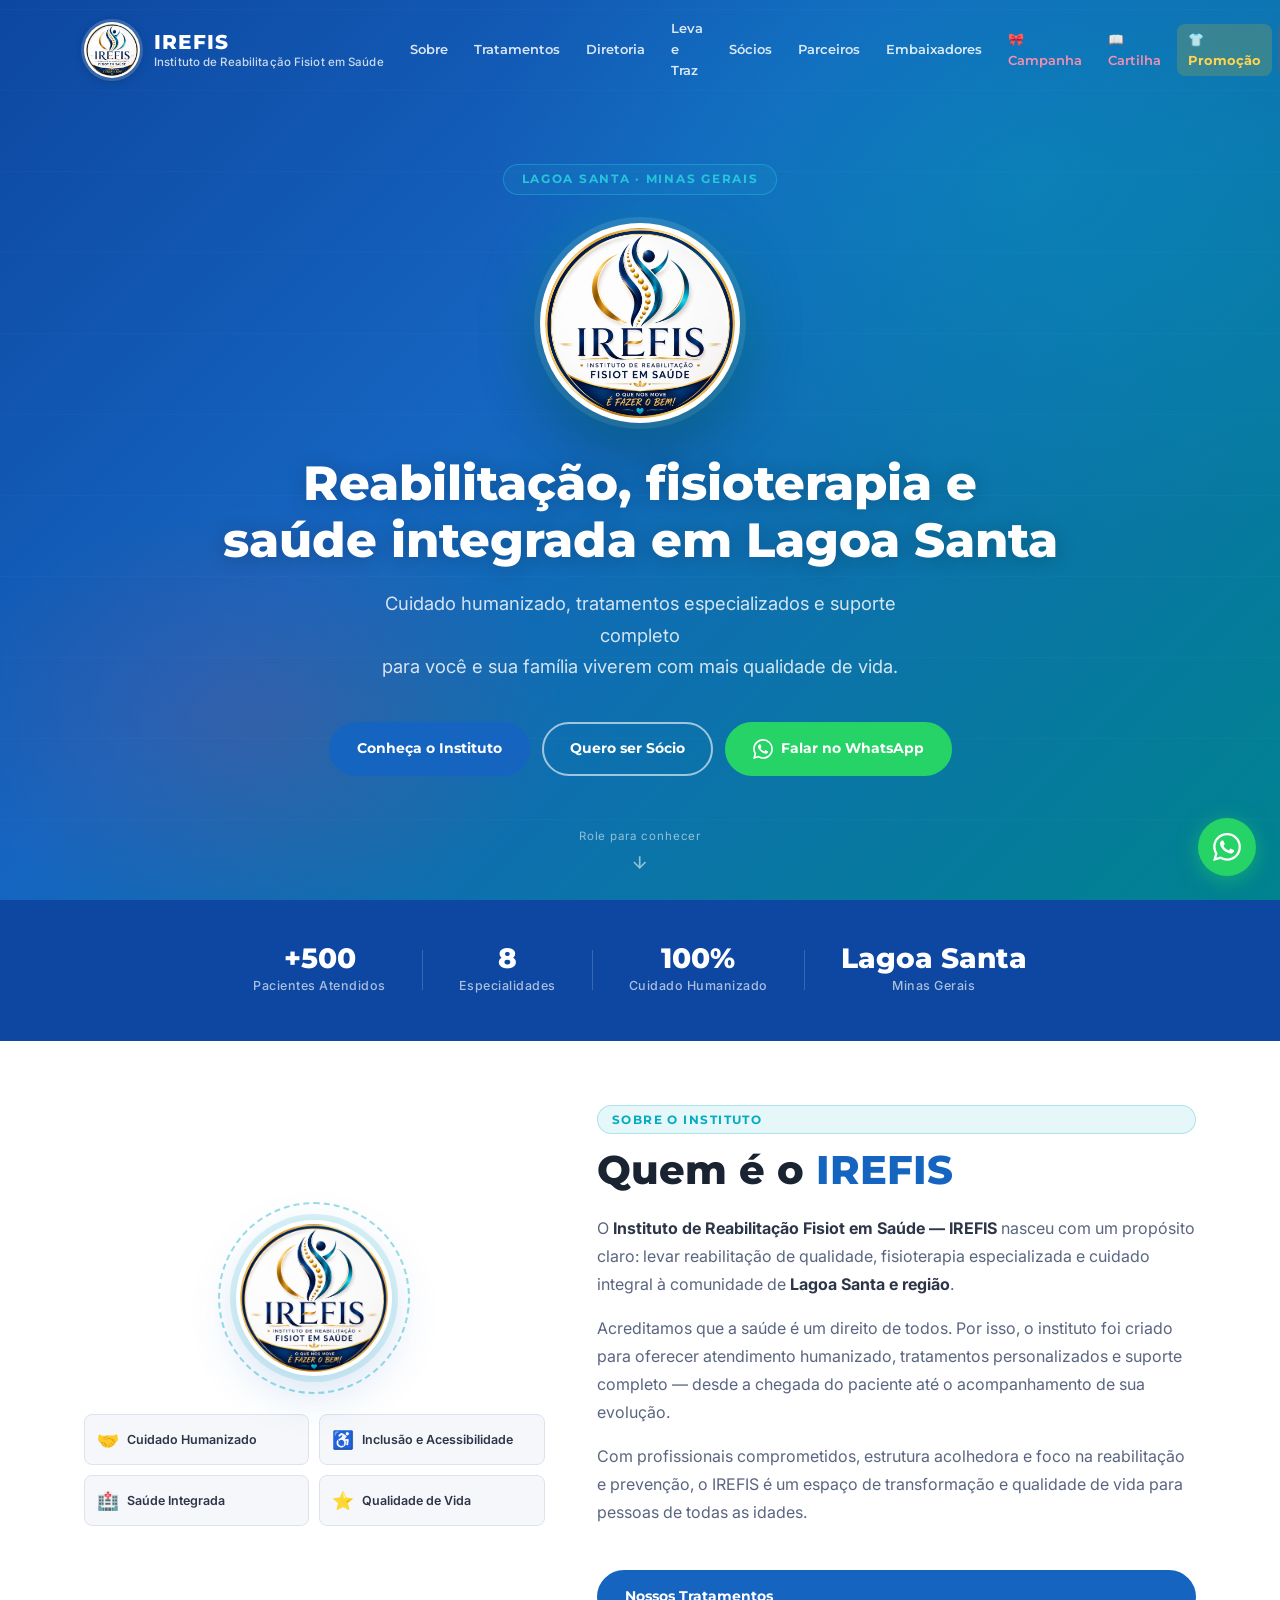
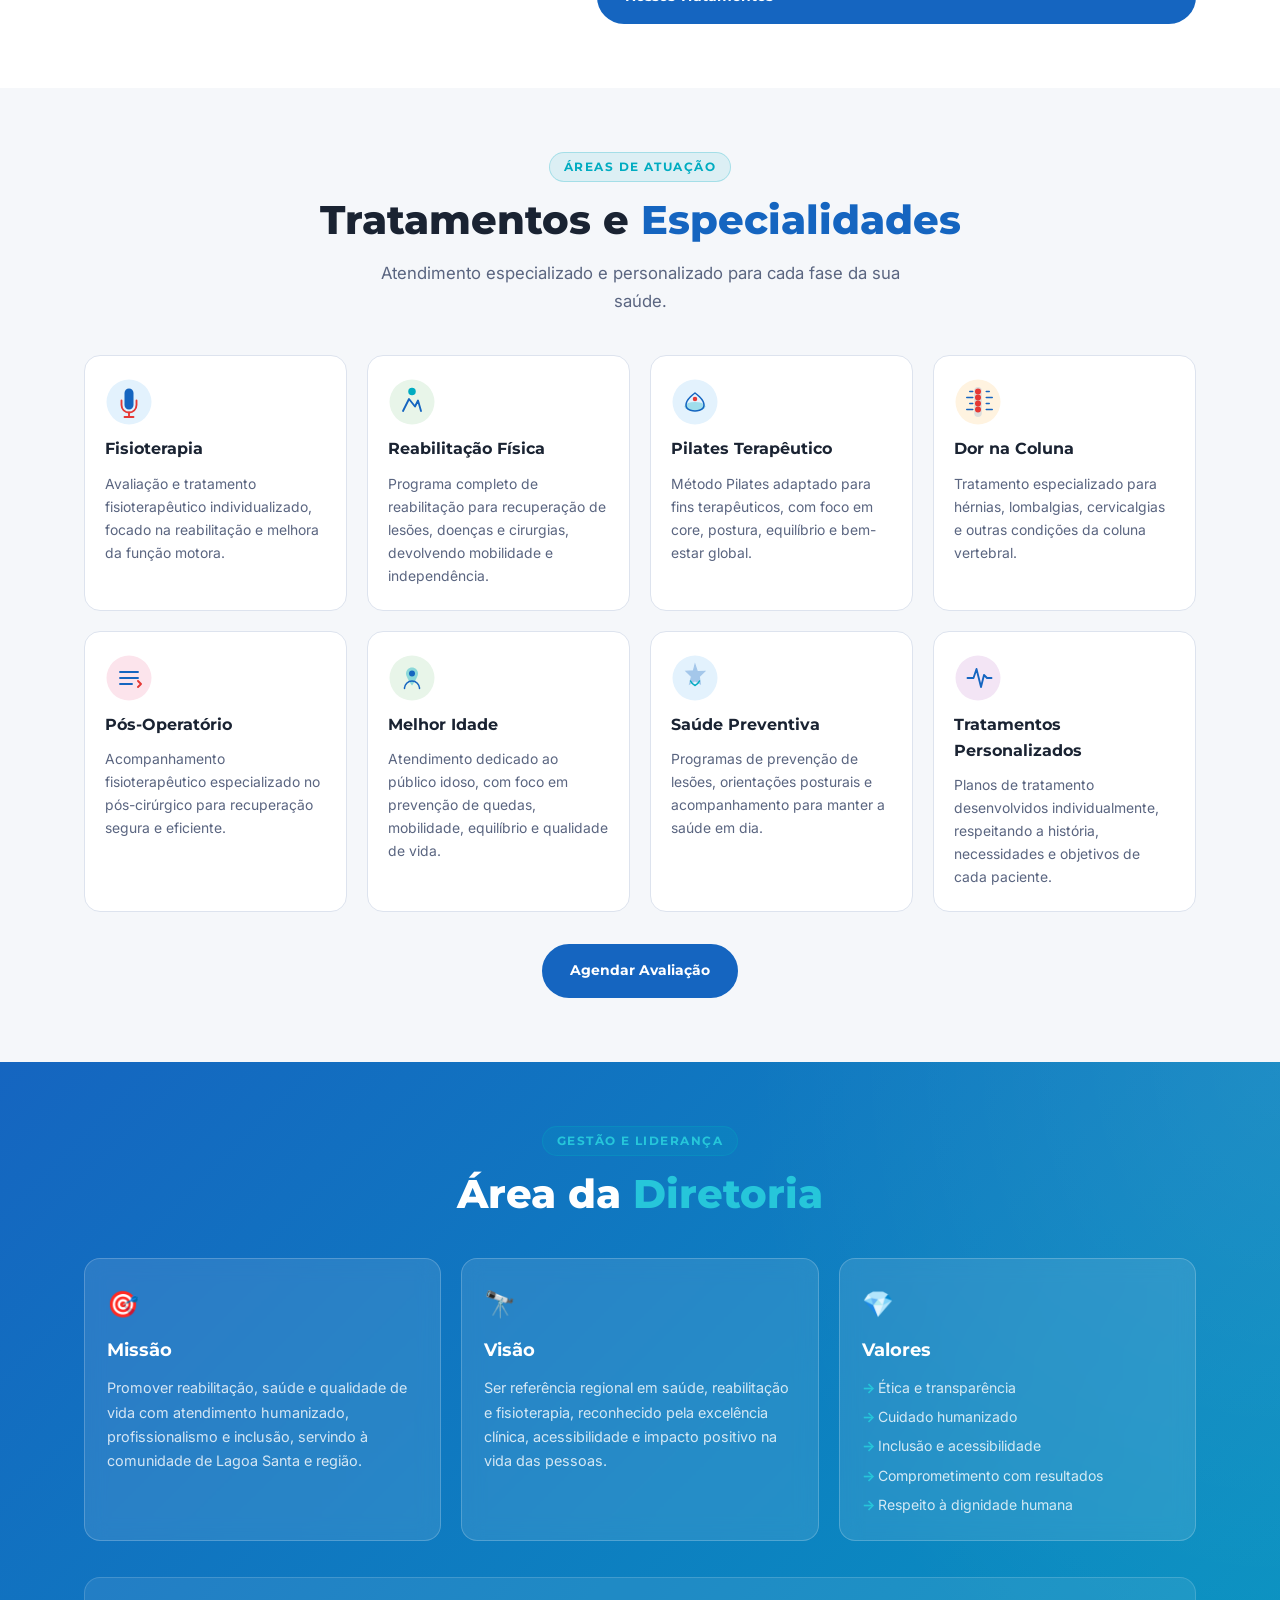
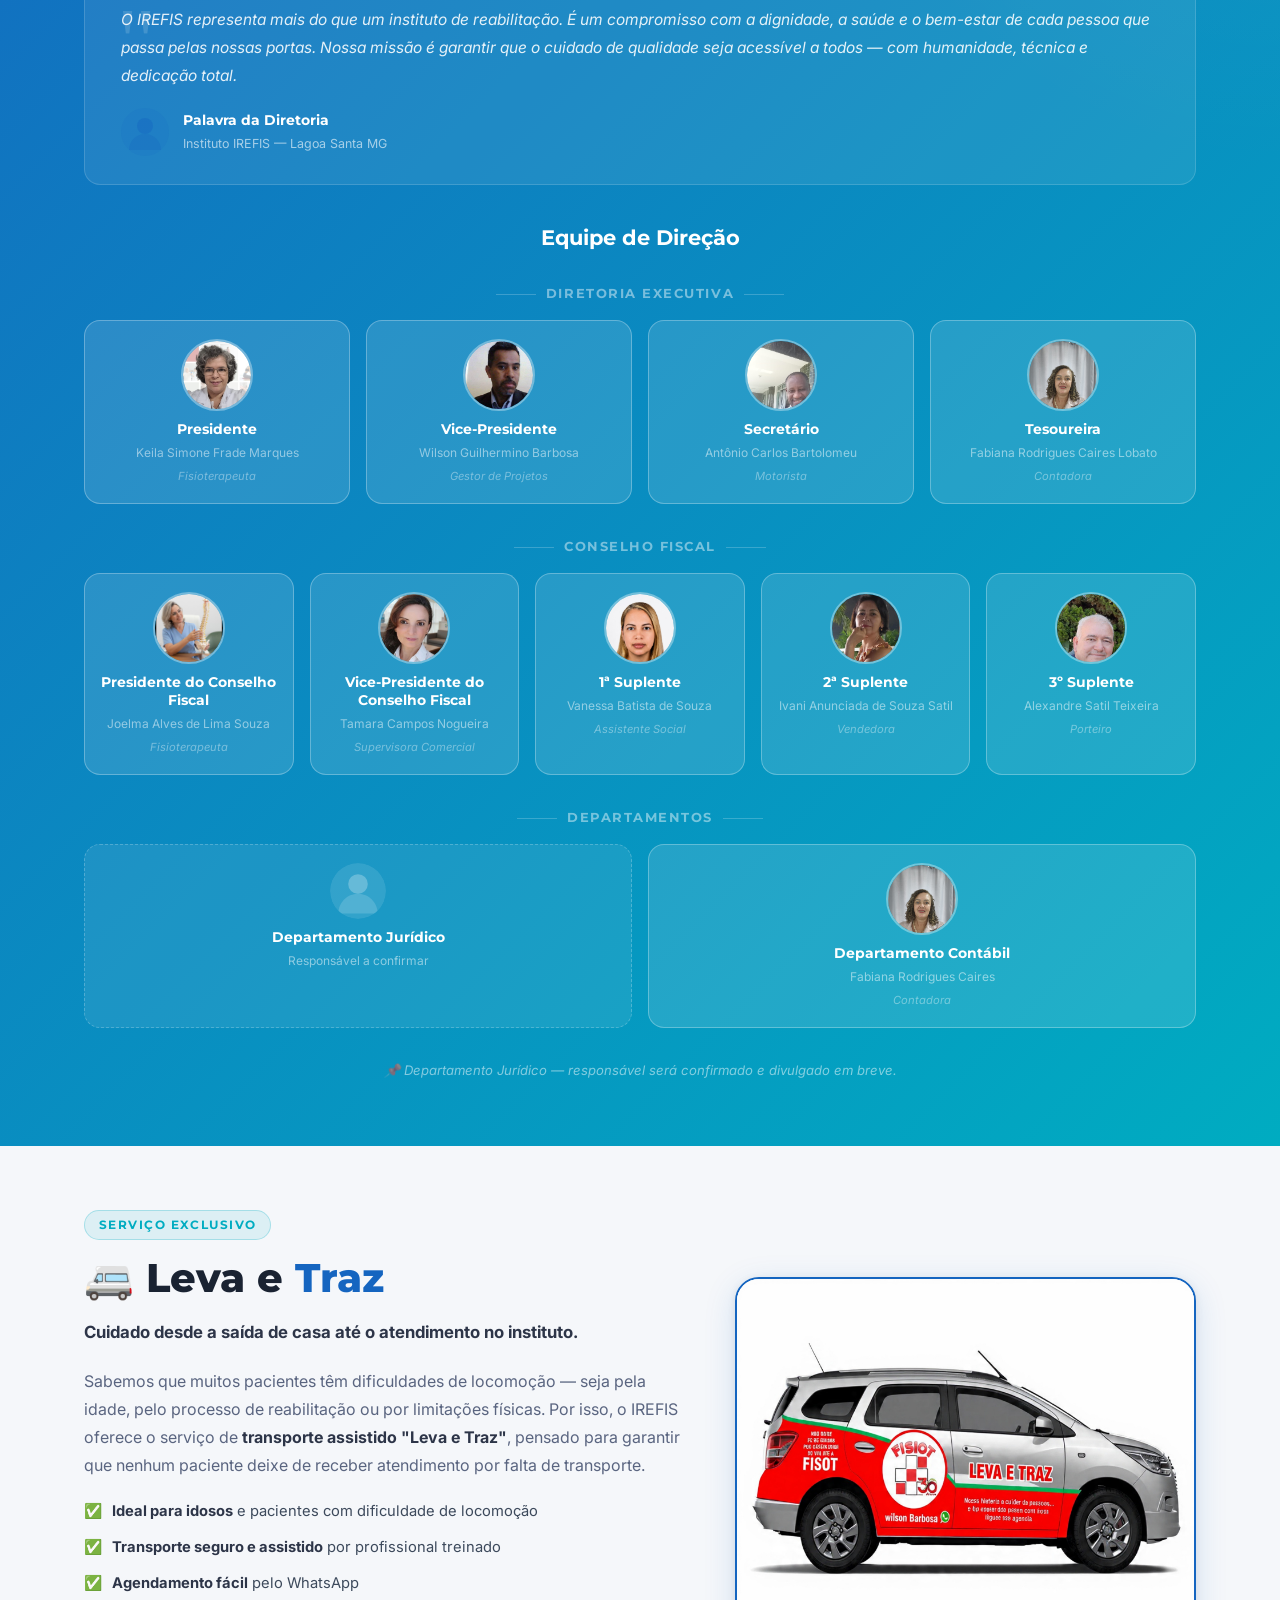
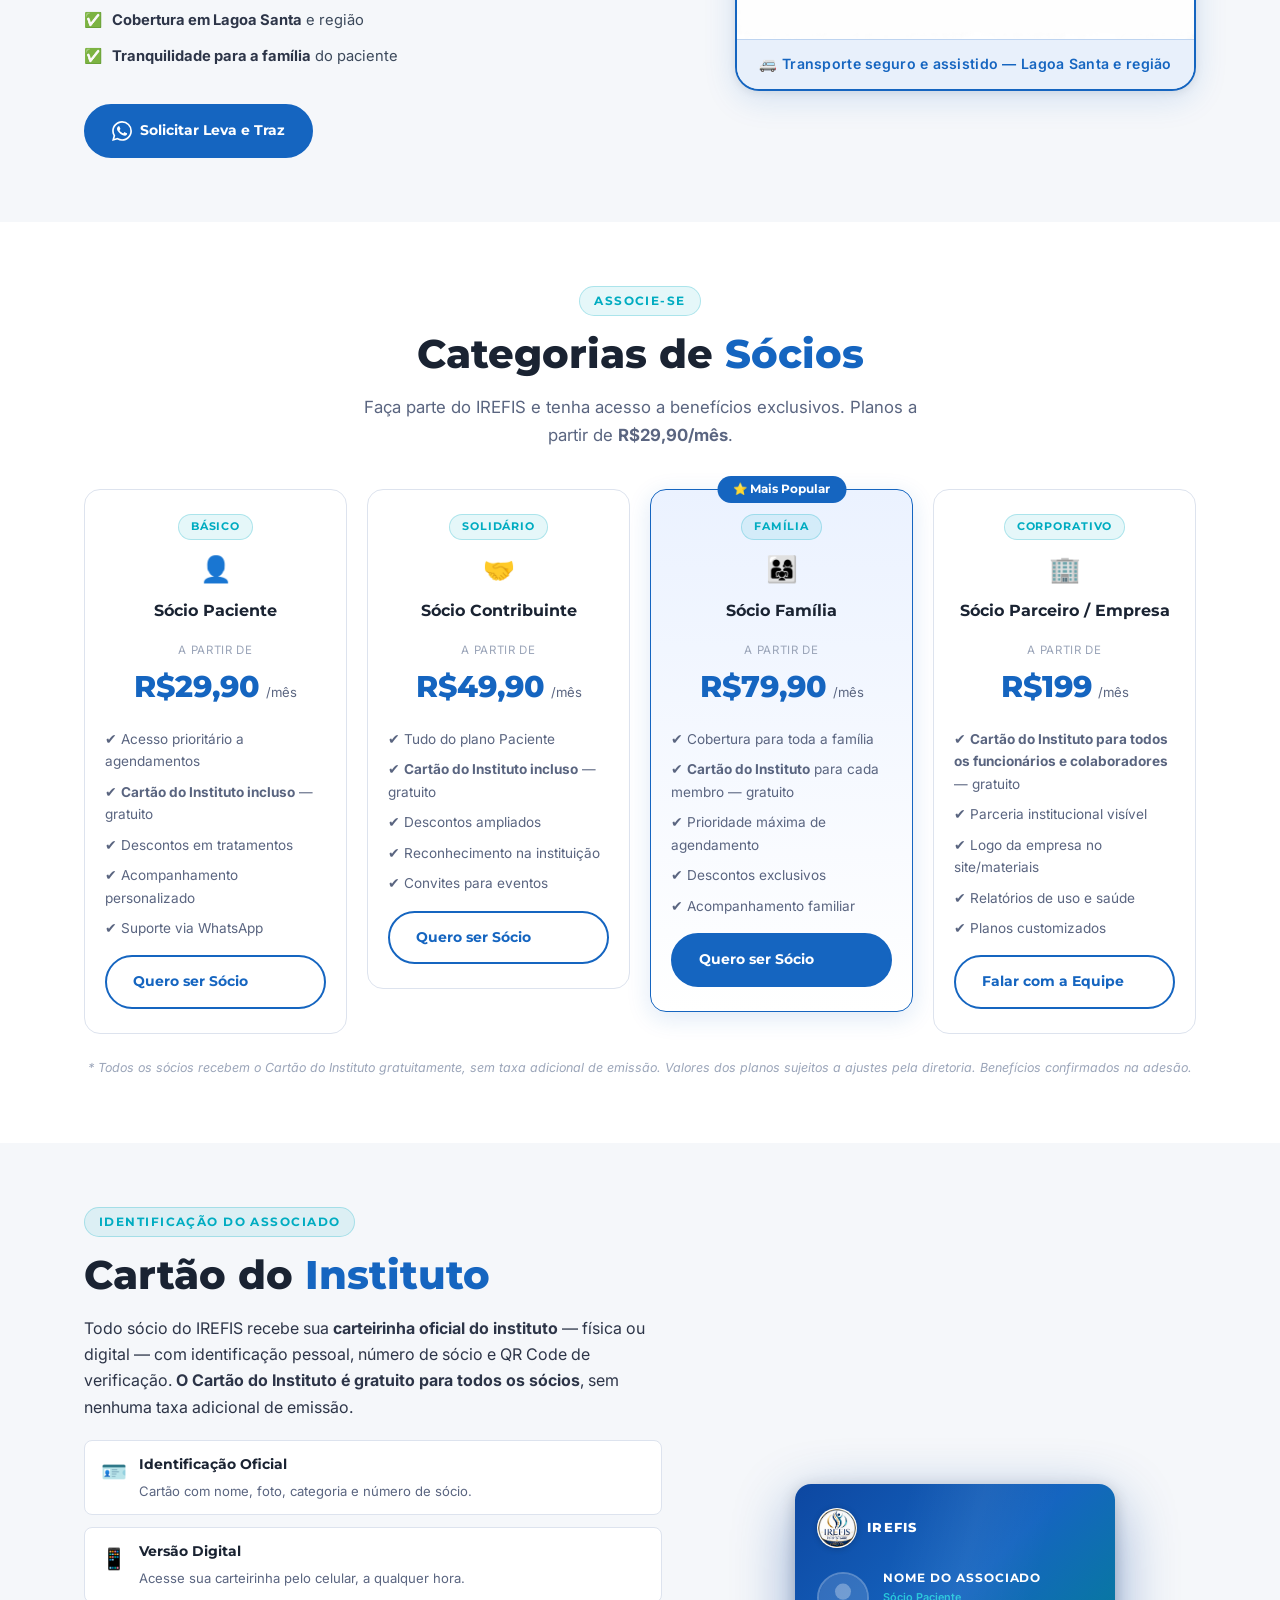
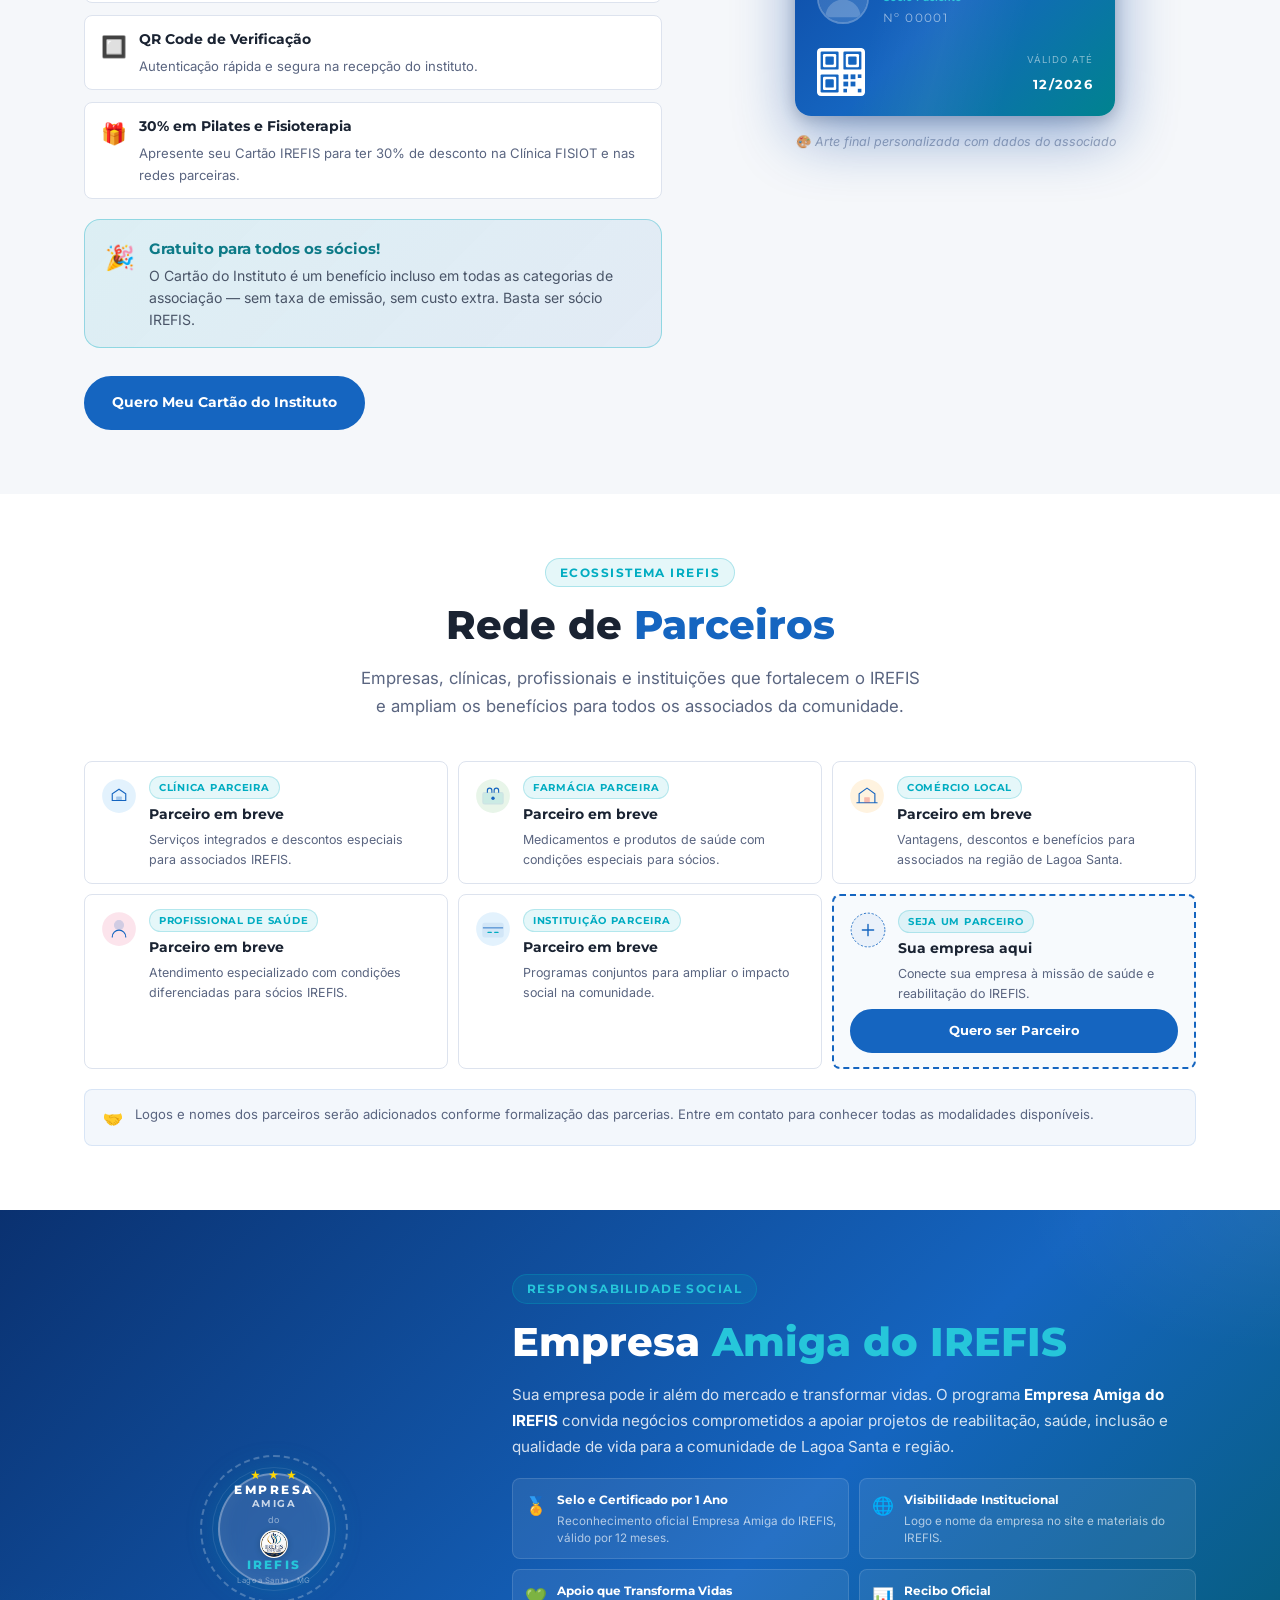
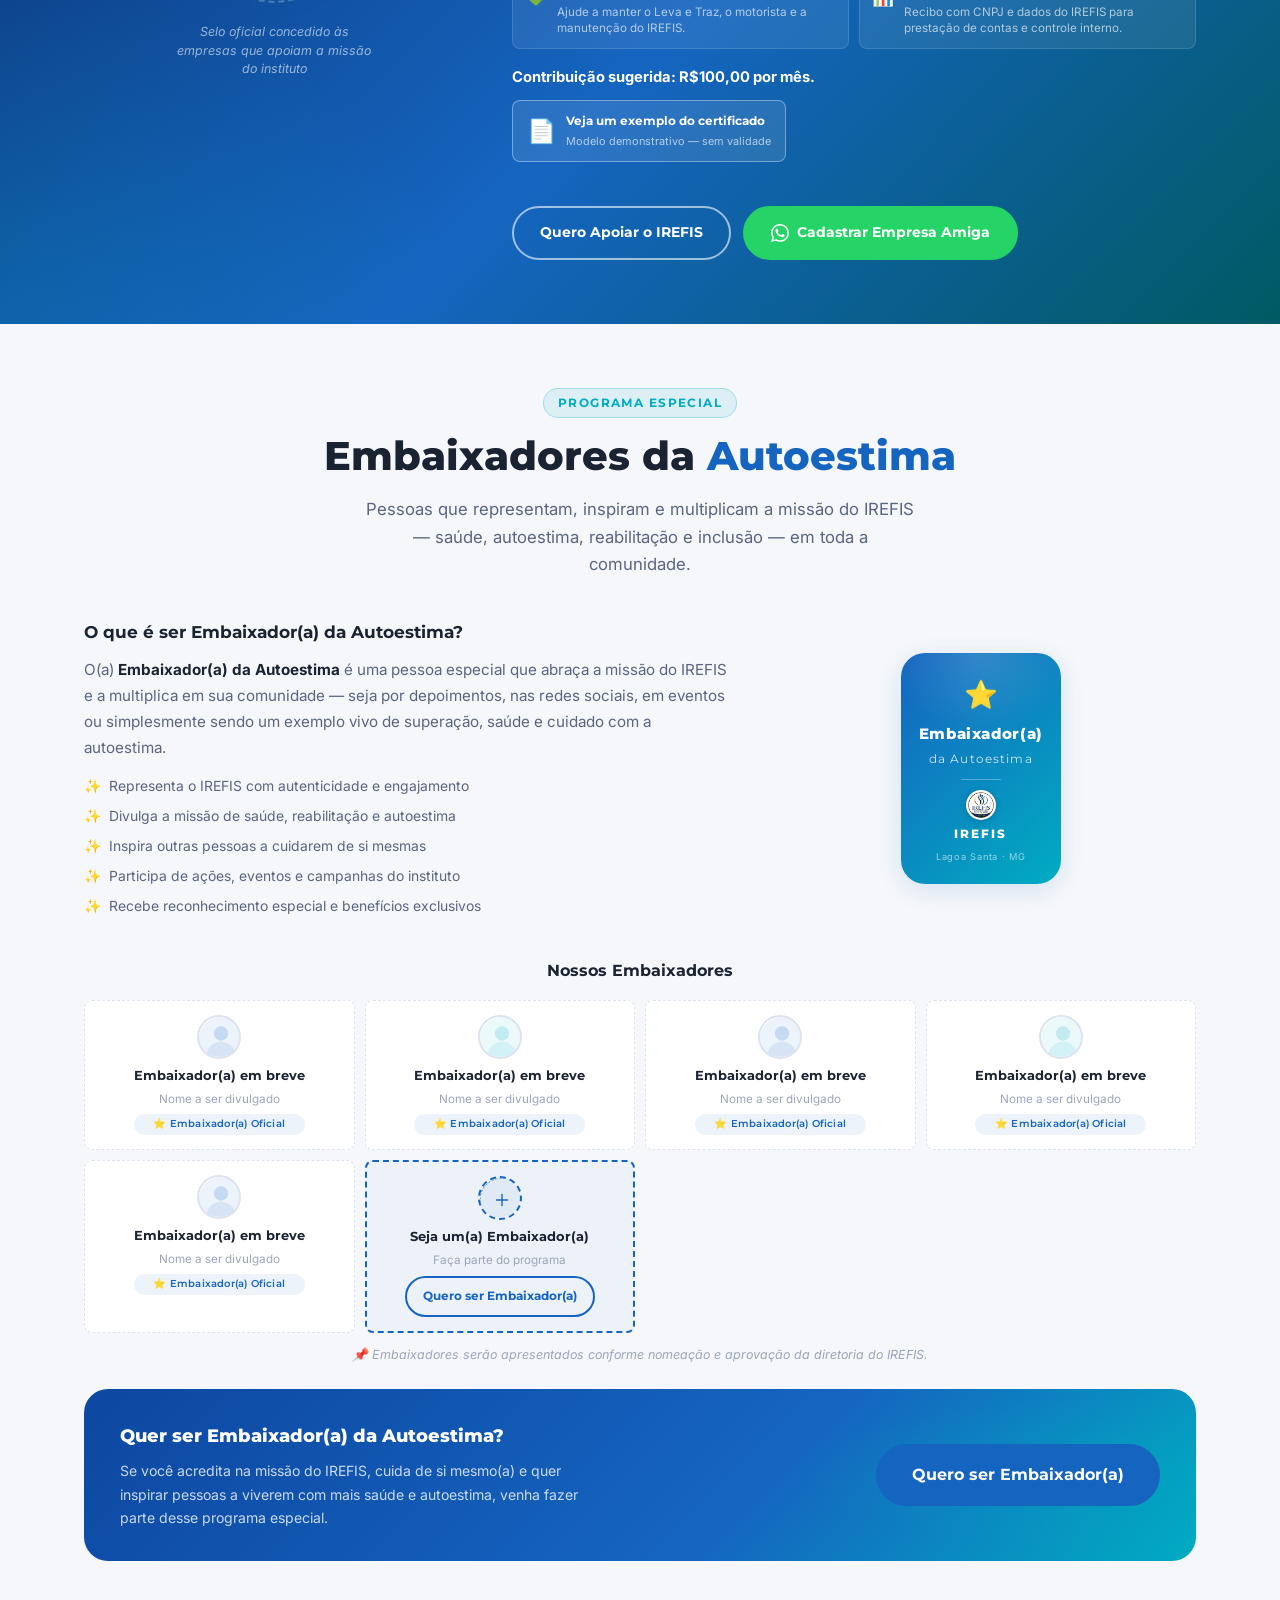
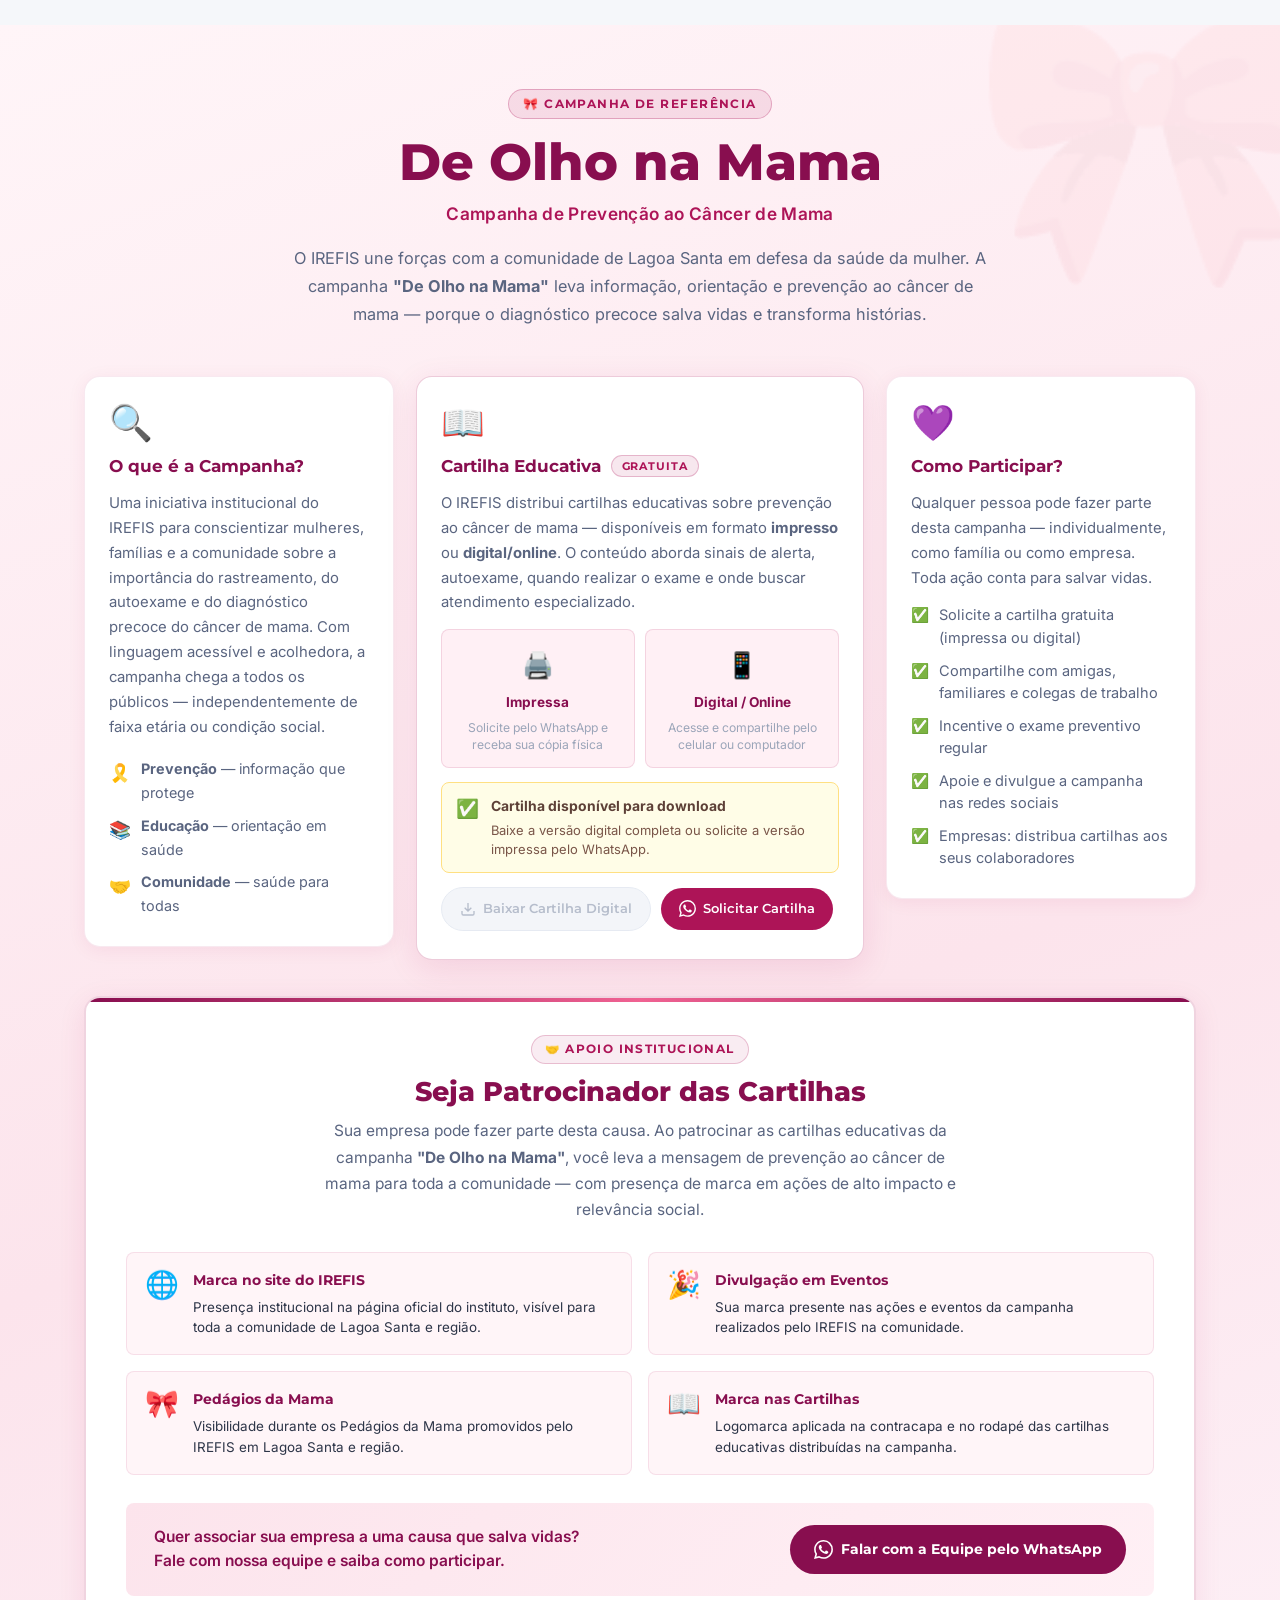
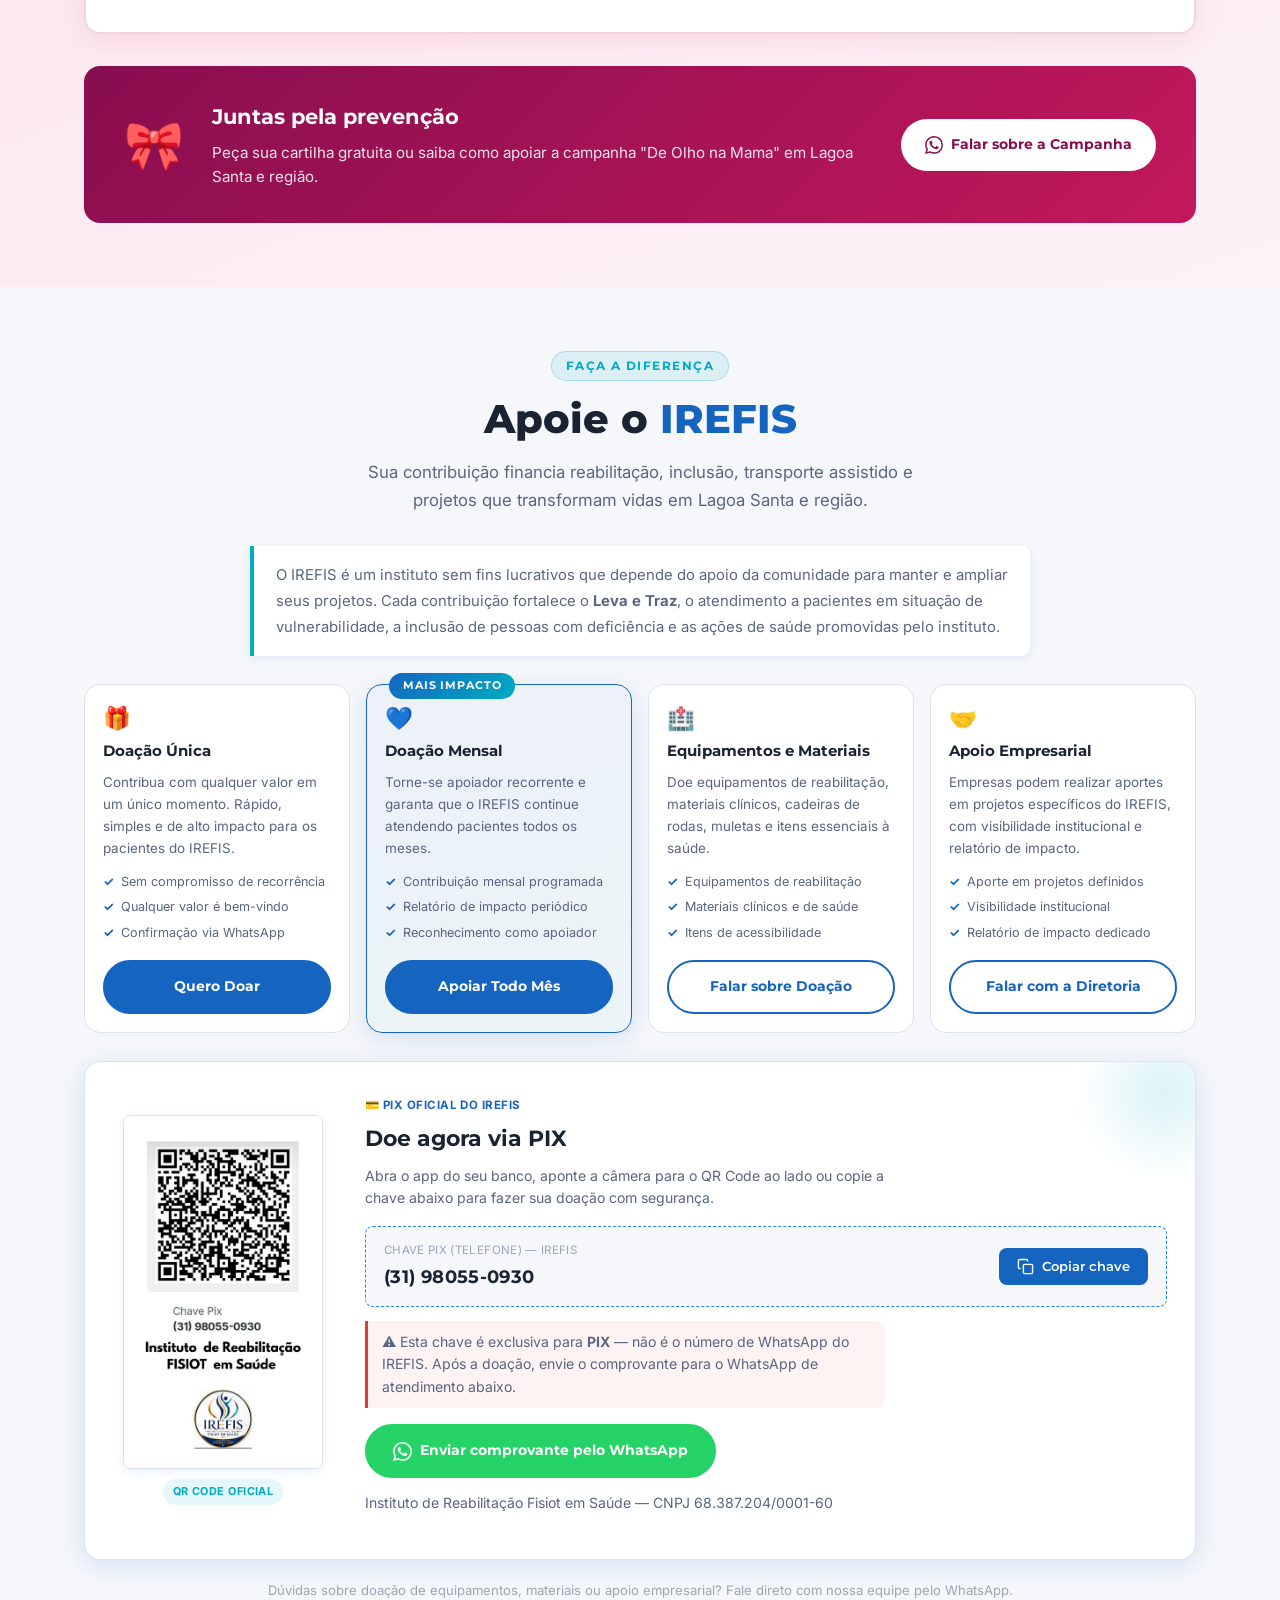
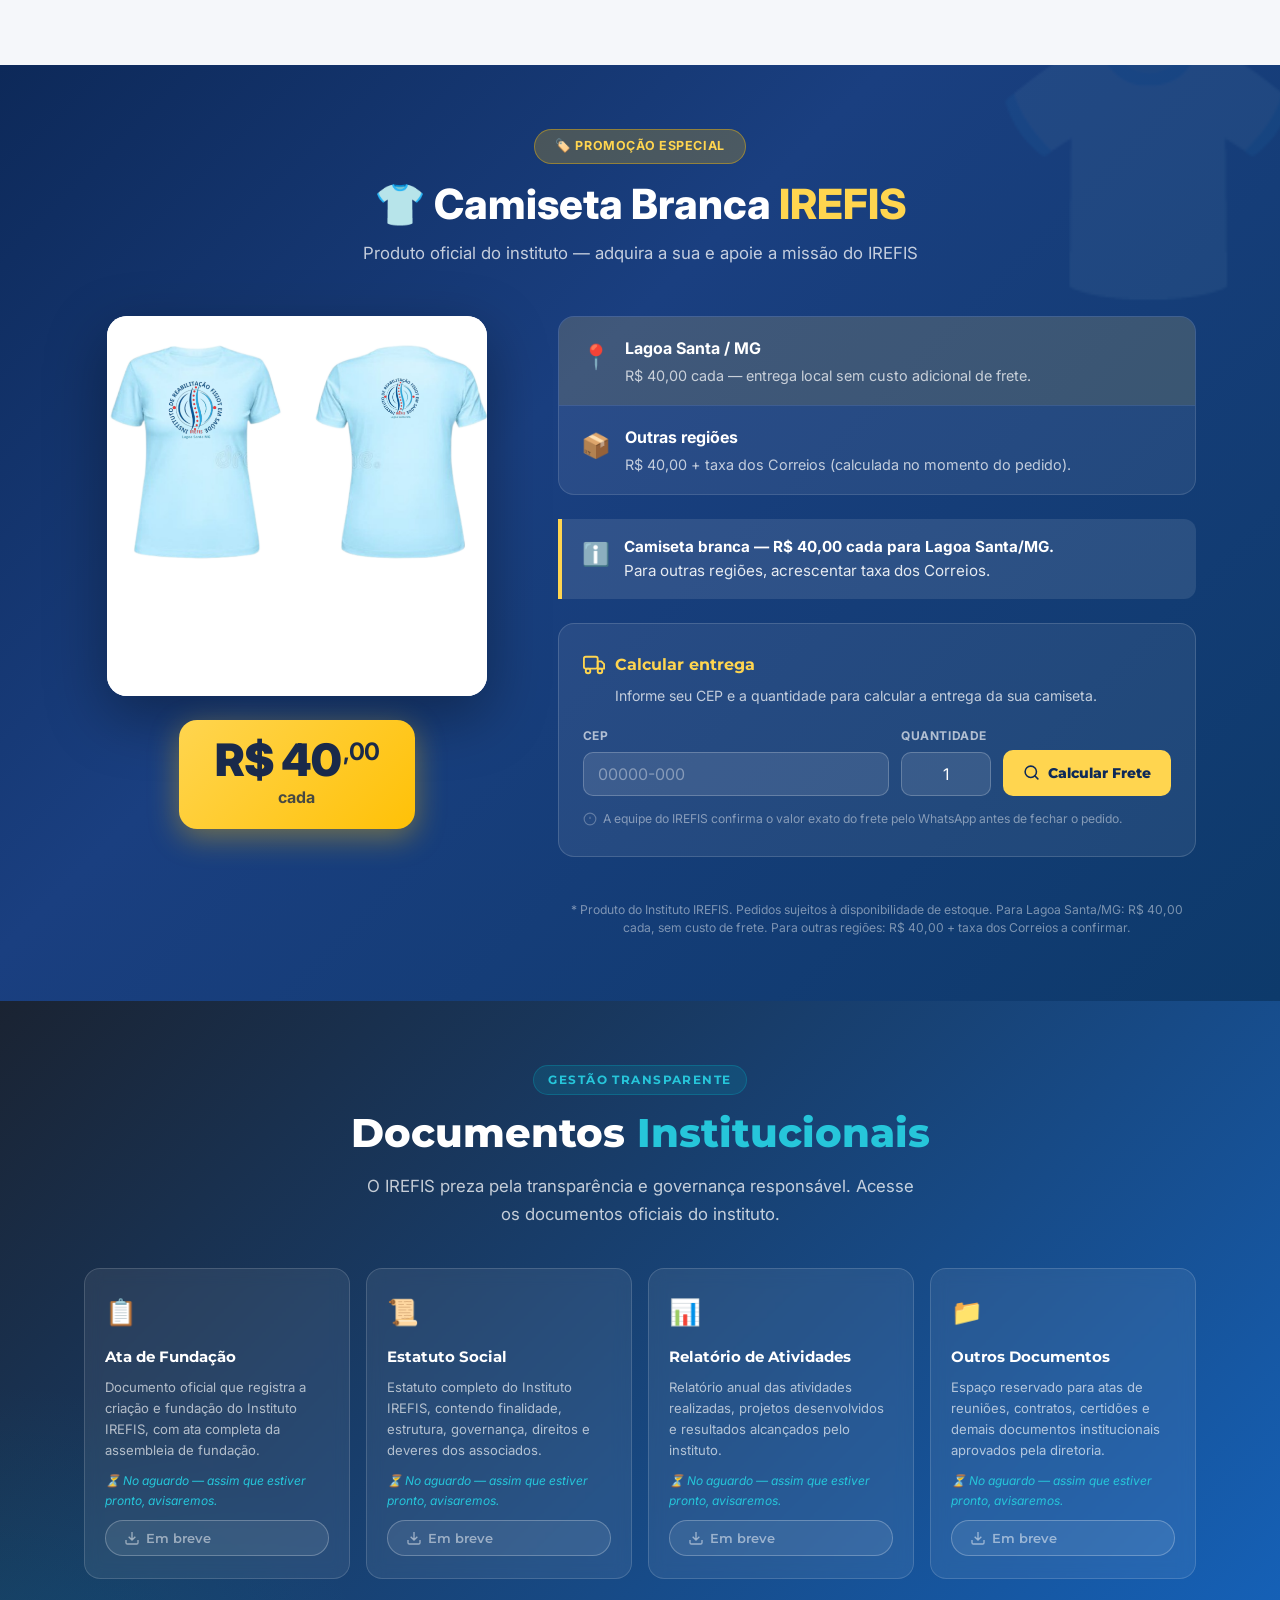
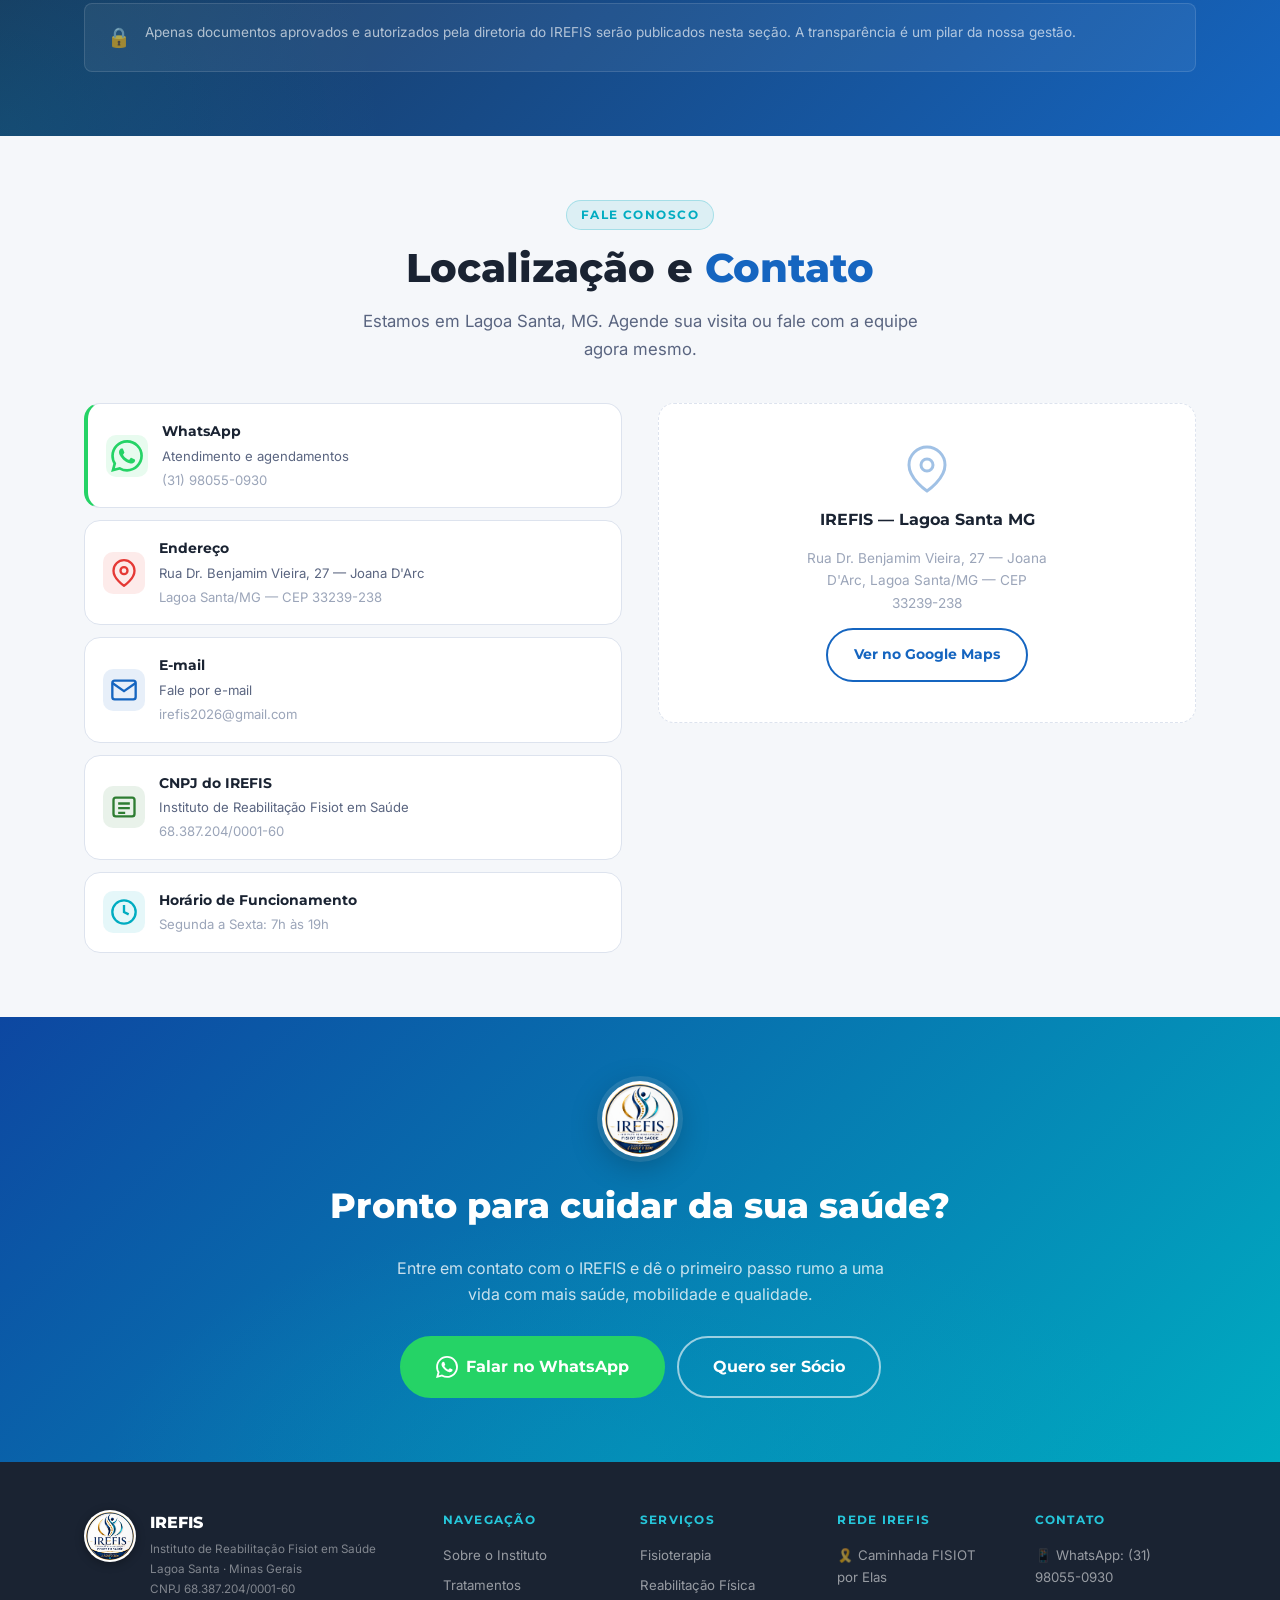
<file: index.html>
<!DOCTYPE html>
<html lang="pt-BR">
<head>
  <meta charset="UTF-8" />
  <meta name="viewport" content="width=device-width, initial-scale=1.0" />
  <title>IREFIS — Instituto de Reabilitação Fisiot em Saúde | Lagoa Santa MG</title>
  <meta name="description" content="IREFIS — Instituto de Reabilitação Fisiot em Saúde. Fisioterapia, reabilitação física, pilates terapêutico e saúde integrada em Lagoa Santa, MG." />
  <link rel="preconnect" href="https://fonts.googleapis.com" />
  <link rel="preconnect" href="https://fonts.gstatic.com" crossorigin />
  <link href="https://fonts.googleapis.com/css2?family=Montserrat:wght@400;500;600;700;800&family=Inter:wght@300;400;500;600&display=swap" rel="stylesheet" />
  <link rel="stylesheet" href="styles.css?v=20260826-cnpj-contato" />
</head>
<body>

  <!-- ═══════════════════ NAVBAR ═══════════════════ -->
  <header class="navbar" id="navbar">
    <div class="container nav-inner">
      <a href="#hero" class="nav-logo">
        <img src="logo-novo.jpg?v=20260624-logo-final" alt="IREFIS logo" class="nav-logo-img" />
        <span class="nav-logo-text">
          <strong>IREFIS</strong>
          <small>Instituto de Reabilitação Fisiot em Saúde</small>
        </span>
      </a>
      <button class="nav-toggle" id="navToggle" aria-label="Abrir menu">
        <span></span><span></span><span></span>
      </button>
      <nav class="nav-menu" id="navMenu">
        <a href="#sobre">Sobre</a>
        <a href="#tratamentos">Tratamentos</a>
        <a href="#diretoria">Diretoria</a>
        <a href="#leva-e-traz">Leva e Traz</a>
        <a href="#socios">Sócios</a>
        <a href="#parceiros">Parceiros</a>
        <a href="#embaixadores">Embaixadores</a>
        <a href="#campanha-mama" class="nav-campanha">🎀 Campanha</a>
        <a href="cartilha.html" class="nav-campanha">📖 Cartilha</a>
        <a href="#promocao-camiseta" class="nav-promo">👕 Promoção</a>
        <a href="#doacoes" class="nav-apoie">❤️ Apoie</a>
        <a href="#documentos">Transparência</a>
        <a href="#contato">Contato</a>
        <a href="https://wa.me/5531980550930?text=Olá!%20Gostaria%20de%20informações%20sobre%20o%20IREFIS." target="_blank" class="btn btn-whatsapp nav-wa">
          <svg width="18" height="18" viewBox="0 0 24 24" fill="currentColor"><path d="M17.472 14.382c-.297-.149-1.758-.867-2.03-.967-.273-.099-.471-.148-.67.15-.197.297-.767.966-.94 1.164-.173.199-.347.223-.644.075-.297-.15-1.255-.463-2.39-1.475-.883-.788-1.48-1.761-1.653-2.059-.173-.297-.018-.458.13-.606.134-.133.298-.347.446-.52.149-.174.198-.298.298-.497.099-.198.05-.371-.025-.52-.075-.149-.669-1.612-.916-2.207-.242-.579-.487-.5-.669-.51-.173-.008-.371-.01-.57-.01-.198 0-.52.074-.792.372-.272.297-1.04 1.016-1.04 2.479 0 1.462 1.065 2.875 1.213 3.074.149.198 2.096 3.2 5.077 4.487.709.306 1.262.489 1.694.625.712.227 1.36.195 1.871.118.571-.085 1.758-.719 2.006-1.413.248-.694.248-1.289.173-1.413-.074-.124-.272-.198-.57-.347m-5.421 7.403h-.004a9.87 9.87 0 01-5.031-1.378l-.361-.214-3.741.982.998-3.648-.235-.374a9.86 9.86 0 01-1.51-5.26c.001-5.45 4.436-9.884 9.888-9.884 2.64 0 5.122 1.03 6.988 2.898a9.825 9.825 0 012.893 6.994c-.003 5.45-4.437 9.884-9.885 9.884m8.413-18.297A11.815 11.815 0 0012.05 0C5.495 0 .16 5.335.157 11.892c0 2.096.547 4.142 1.588 5.945L.057 24l6.305-1.654a11.882 11.882 0 005.683 1.448h.005c6.554 0 11.89-5.335 11.893-11.893a11.821 11.821 0 00-3.48-8.413z"/></svg>
          WhatsApp
        </a>
      </nav>
    </div>
  </header>

  <!-- ═══════════════════ HERO ═══════════════════ -->
  <section class="hero" id="hero">
    <div class="hero-bg"></div>
    <div class="hero-overlay"></div>
    <div class="container hero-content">
      <div class="hero-badge">Lagoa Santa · Minas Gerais</div>
      <img src="logo-novo.jpg?v=20260624-logo-final" alt="IREFIS" class="hero-logo" />
      <h1 class="hero-title">
        Reabilitação, fisioterapia e<br class="br-desk" />
        saúde integrada em Lagoa Santa
      </h1>
      <p class="hero-sub">
        Cuidado humanizado, tratamentos especializados e suporte completo<br class="br-desk" />
        para você e sua família viverem com mais qualidade de vida.
      </p>
      <div class="hero-actions">
        <a href="#sobre" class="btn btn-primary">Conheça o Instituto</a>
        <a href="#socios" class="btn btn-outline-white">Quero ser Sócio</a>
        <a href="https://wa.me/5531980550930?text=Olá!%20Gostaria%20de%20informações%20sobre%20o%20IREFIS." target="_blank" class="btn btn-whatsapp">
          <svg width="20" height="20" viewBox="0 0 24 24" fill="currentColor"><path d="M17.472 14.382c-.297-.149-1.758-.867-2.03-.967-.273-.099-.471-.148-.67.15-.197.297-.767.966-.94 1.164-.173.199-.347.223-.644.075-.297-.15-1.255-.463-2.39-1.475-.883-.788-1.48-1.761-1.653-2.059-.173-.297-.018-.458.13-.606.134-.133.298-.347.446-.52.149-.174.198-.298.298-.497.099-.198.05-.371-.025-.52-.075-.149-.669-1.612-.916-2.207-.242-.579-.487-.5-.669-.51-.173-.008-.371-.01-.57-.01-.198 0-.52.074-.792.372-.272.297-1.04 1.016-1.04 2.479 0 1.462 1.065 2.875 1.213 3.074.149.198 2.096 3.2 5.077 4.487.709.306 1.262.489 1.694.625.712.227 1.36.195 1.871.118.571-.085 1.758-.719 2.006-1.413.248-.694.248-1.289.173-1.413-.074-.124-.272-.198-.57-.347m-5.421 7.403h-.004a9.87 9.87 0 01-5.031-1.378l-.361-.214-3.741.982.998-3.648-.235-.374a9.86 9.86 0 01-1.51-5.26c.001-5.45 4.436-9.884 9.888-9.884 2.64 0 5.122 1.03 6.988 2.898a9.825 9.825 0 012.893 6.994c-.003 5.45-4.437 9.884-9.885 9.884m8.413-18.297A11.815 11.815 0 0012.05 0C5.495 0 .16 5.335.157 11.892c0 2.096.547 4.142 1.588 5.945L.057 24l6.305-1.654a11.882 11.882 0 005.683 1.448h.005c6.554 0 11.89-5.335 11.893-11.893a11.821 11.821 0 00-3.48-8.413z"/></svg>
          Falar no WhatsApp
        </a>
      </div>
    </div>
    <div class="hero-scroll-hint">
      <span>Role para conhecer</span>
      <svg width="20" height="20" viewBox="0 0 24 24" fill="none" stroke="currentColor" stroke-width="2"><path d="M12 5v14M5 12l7 7 7-7"/></svg>
    </div>
  </section>

  <!-- ═══════════════════ NÚMEROS / DESTAQUES ═══════════════════ -->
  <section class="stats-bar">
    <div class="container stats-grid">
      <div class="stat-item">
        <span class="stat-num">+500</span>
        <span class="stat-label">Pacientes Atendidos</span>
      </div>
      <div class="stat-divider"></div>
      <div class="stat-item">
        <span class="stat-num">8</span>
        <span class="stat-label">Especialidades</span>
      </div>
      <div class="stat-divider"></div>
      <div class="stat-item">
        <span class="stat-num">100%</span>
        <span class="stat-label">Cuidado Humanizado</span>
      </div>
      <div class="stat-divider"></div>
      <div class="stat-item">
        <span class="stat-num">Lagoa Santa</span>
        <span class="stat-label">Minas Gerais</span>
      </div>
    </div>
  </section>

  <!-- ═══════════════════ SOBRE ═══════════════════ -->
  <section class="section sobre" id="sobre">
    <div class="container sobre-inner">
      <div class="sobre-visual">
        <div class="sobre-logo-wrap">
          <img src="logo-novo.jpg?v=20260624-logo-final" alt="IREFIS" class="sobre-logo" />
          <div class="sobre-logo-ring"></div>
        </div>
        <div class="sobre-pillars">
          <div class="pillar"><span class="pillar-icon">🤝</span><span>Cuidado Humanizado</span></div>
          <div class="pillar"><span class="pillar-icon">♿</span><span>Inclusão e Acessibilidade</span></div>
          <div class="pillar"><span class="pillar-icon">🏥</span><span>Saúde Integrada</span></div>
          <div class="pillar"><span class="pillar-icon">⭐</span><span>Qualidade de Vida</span></div>
        </div>
      </div>
      <div class="sobre-text">
        <div class="section-eyebrow">Sobre o Instituto</div>
        <h2 class="section-title">Quem é o <span class="highlight">IREFIS</span></h2>
        <p>
          O <strong>Instituto de Reabilitação Fisiot em Saúde — IREFIS</strong> nasceu com um propósito claro:
          levar reabilitação de qualidade, fisioterapia especializada e cuidado integral à comunidade de
          <strong>Lagoa Santa e região</strong>.
        </p>
        <p>
          Acreditamos que a saúde é um direito de todos. Por isso, o instituto foi criado para oferecer
          atendimento humanizado, tratamentos personalizados e suporte completo — desde a chegada do paciente
          até o acompanhamento de sua evolução.
        </p>
        <p>
          Com profissionais comprometidos, estrutura acolhedora e foco na reabilitação e prevenção, o IREFIS
          é um espaço de transformação e qualidade de vida para pessoas de todas as idades.
        </p>
        <a href="#tratamentos" class="btn btn-primary mt-1">Nossos Tratamentos</a>
      </div>
    </div>
  </section>

  <!-- ═══════════════════ TRATAMENTOS ═══════════════════ -->
  <section class="section tratamentos bg-light" id="tratamentos">
    <div class="container">
      <div class="section-header">
        <div class="section-eyebrow">Áreas de Atuação</div>
        <h2 class="section-title">Tratamentos e <span class="highlight">Especialidades</span></h2>
        <p class="section-desc">Atendimento especializado e personalizado para cada fase da sua saúde.</p>
      </div>
      <div class="tratamentos-grid">

        <div class="trat-card">
          <div class="trat-icon">
            <svg viewBox="0 0 64 64" fill="none"><circle cx="32" cy="32" r="30" fill="#E3F2FD"/><path d="M32 14c-3.31 0-6 2.69-6 6v16c0 3.31 2.69 6 6 6s6-2.69 6-6V20c0-3.31-2.69-6-6-6z" fill="#1565C0"/><path d="M22 30v6c0 5.52 4.48 10 10 10s10-4.48 10-10v-6" stroke="#E53935" stroke-width="2.5" stroke-linecap="round"/><line x1="32" y1="46" x2="32" y2="52" stroke="#E53935" stroke-width="2.5" stroke-linecap="round"/><line x1="26" y1="52" x2="38" y2="52" stroke="#E53935" stroke-width="2.5" stroke-linecap="round"/></svg>
          </div>
          <h3>Fisioterapia</h3>
          <p>Avaliação e tratamento fisioterapêutico individualizado, focado na reabilitação e melhora da função motora.</p>
        </div>

        <div class="trat-card">
          <div class="trat-icon">
            <svg viewBox="0 0 64 64" fill="none"><circle cx="32" cy="32" r="30" fill="#E8F5E9"/><path d="M20 44l8-16 8 10 4-8 4 14" stroke="#1565C0" stroke-width="2.5" stroke-linecap="round" stroke-linejoin="round"/><circle cx="32" cy="18" r="5" fill="#00ACC1"/></svg>
          </div>
          <h3>Reabilitação Física</h3>
          <p>Programa completo de reabilitação para recuperação de lesões, doenças e cirurgias, devolvendo mobilidade e independência.</p>
        </div>

        <div class="trat-card">
          <div class="trat-icon">
            <svg viewBox="0 0 64 64" fill="none"><circle cx="32" cy="32" r="30" fill="#E3F2FD"/><ellipse cx="32" cy="38" rx="14" ry="6" fill="#00ACC1" opacity=".3"/><path d="M32 20c0 0-12 8-12 16s12 8 12 8 12 0 12-8-12-16-12-16z" stroke="#1565C0" stroke-width="2" fill="none"/><circle cx="32" cy="28" r="3" fill="#E53935"/></svg>
          </div>
          <h3>Pilates Terapêutico</h3>
          <p>Método Pilates adaptado para fins terapêuticos, com foco em core, postura, equilíbrio e bem-estar global.</p>
        </div>

        <div class="trat-card">
          <div class="trat-icon">
            <svg viewBox="0 0 64 64" fill="none"><circle cx="32" cy="32" r="30" fill="#FFF3E0"/><rect x="27" y="12" width="10" height="40" rx="5" fill="#1565C0" opacity=".15"/><circle cx="32" cy="18" r="4" fill="#E53935"/><circle cx="32" cy="26" r="4" fill="#E53935"/><circle cx="32" cy="34" r="4" fill="#E53935"/><circle cx="32" cy="42" r="4" fill="#E53935"/><path d="M25 18h-4M43 18h4M25 26h-8M43 26h8M25 34h-4M43 34h4M25 42h-8M43 42h8" stroke="#1565C0" stroke-width="2" stroke-linecap="round"/></svg>
          </div>
          <h3>Dor na Coluna</h3>
          <p>Tratamento especializado para hérnias, lombalgias, cervicalgias e outras condições da coluna vertebral.</p>
        </div>

        <div class="trat-card">
          <div class="trat-icon">
            <svg viewBox="0 0 64 64" fill="none"><circle cx="32" cy="32" r="30" fill="#FCE4EC"/><path d="M20 24h24M20 32h24M20 40h16" stroke="#1565C0" stroke-width="2.5" stroke-linecap="round"/><path d="M44 36l4 4-4 4" stroke="#E53935" stroke-width="2.5" stroke-linecap="round" stroke-linejoin="round"/></svg>
          </div>
          <h3>Pós-Operatório</h3>
          <p>Acompanhamento fisioterapêutico especializado no pós-cirúrgico para recuperação segura e eficiente.</p>
        </div>

        <div class="trat-card">
          <div class="trat-icon">
            <svg viewBox="0 0 64 64" fill="none"><circle cx="32" cy="32" r="30" fill="#E8F5E9"/><path d="M32 18c-4.42 0-8 3.58-8 8 0 5.5 8 16 8 16s8-10.5 8-16c0-4.42-3.58-8-8-8z" fill="#00ACC1" opacity=".4"/><circle cx="32" cy="26" r="4" fill="#1565C0"/><path d="M22 46c0-5.52 4.48-10 10-10s10 4.48 10 10" stroke="#1565C0" stroke-width="2" stroke-linecap="round"/></svg>
          </div>
          <h3>Melhor Idade</h3>
          <p>Atendimento dedicado ao público idoso, com foco em prevenção de quedas, mobilidade, equilíbrio e qualidade de vida.</p>
        </div>

        <div class="trat-card">
          <div class="trat-icon">
            <svg viewBox="0 0 64 64" fill="none"><circle cx="32" cy="32" r="30" fill="#E3F2FD"/><path d="M32 14l3.09 9.26L45 23l-7.27 7.09L39.18 40 32 35.77 24.82 40l2.45-9.91L20 23l9.91-.74z" fill="#1565C0" opacity=".3" stroke="#1565C0" stroke-width="1.5"/><path d="M26 36c1.5 3 3.5 5 6 6 2.5-1 4.5-3 6-6" stroke="#00ACC1" stroke-width="2" stroke-linecap="round" fill="none"/></svg>
          </div>
          <h3>Saúde Preventiva</h3>
          <p>Programas de prevenção de lesões, orientações posturais e acompanhamento para manter a saúde em dia.</p>
        </div>

        <div class="trat-card">
          <div class="trat-icon">
            <svg viewBox="0 0 64 64" fill="none"><circle cx="32" cy="32" r="30" fill="#F3E5F5"/><path d="M18 32h8l4-12 6 24 4-16 4 4h6" stroke="#1565C0" stroke-width="2.5" stroke-linecap="round" stroke-linejoin="round"/></svg>
          </div>
          <h3>Tratamentos Personalizados</h3>
          <p>Planos de tratamento desenvolvidos individualmente, respeitando a história, necessidades e objetivos de cada paciente.</p>
        </div>

      </div>
      <div class="tratamentos-cta">
        <a href="https://wa.me/5531980550930?text=Olá!%20Quero%20agendar%20uma%20avaliação%20no%20IREFIS." target="_blank" class="btn btn-primary">Agendar Avaliação</a>
      </div>
    </div>
  </section>

  <!-- ═══════════════════ DIRETORIA ═══════════════════ -->
  <section class="section diretoria" id="diretoria">
    <div class="container">
      <div class="section-header light">
        <div class="section-eyebrow eyebrow-light">Gestão e Liderança</div>
        <h2 class="section-title">Área da <span class="highlight-light">Diretoria</span></h2>
      </div>

      <div class="mvv-grid">
        <div class="mvv-card">
          <div class="mvv-icon">🎯</div>
          <h3>Missão</h3>
          <p>Promover reabilitação, saúde e qualidade de vida com atendimento humanizado, profissionalismo e inclusão, servindo à comunidade de Lagoa Santa e região.</p>
        </div>
        <div class="mvv-card">
          <div class="mvv-icon">🔭</div>
          <h3>Visão</h3>
          <p>Ser referência regional em saúde, reabilitação e fisioterapia, reconhecido pela excelência clínica, acessibilidade e impacto positivo na vida das pessoas.</p>
        </div>
        <div class="mvv-card">
          <div class="mvv-icon">💎</div>
          <h3>Valores</h3>
          <ul class="valores-list">
            <li>Ética e transparência</li>
            <li>Cuidado humanizado</li>
            <li>Inclusão e acessibilidade</li>
            <li>Comprometimento com resultados</li>
            <li>Respeito à dignidade humana</li>
          </ul>
        </div>
      </div>

      <div class="palavra-diretoria">
        <div class="palavra-quote-mark">"</div>
        <blockquote>
          O IREFIS representa mais do que um instituto de reabilitação. É um compromisso com a dignidade,
          a saúde e o bem-estar de cada pessoa que passa pelas nossas portas. Nossa missão é garantir
          que o cuidado de qualidade seja acessível a todos — com humanidade, técnica e dedicação total.
        </blockquote>
        <div class="palavra-author">
          <div class="palavra-author-avatar">
            <svg viewBox="0 0 48 48" fill="none"><circle cx="24" cy="24" r="24" fill="#1565C0" opacity=".15"/><circle cx="24" cy="18" r="8" fill="#1565C0" opacity=".4"/><path d="M8 42c0-8.84 7.16-16 16-16s16 7.16 16 16" fill="#1565C0" opacity=".25"/></svg>
          </div>
          <div>
            <strong>Palavra da Diretoria</strong>
            <span>Instituto IREFIS — Lagoa Santa MG</span>
          </div>
        </div>
      </div>

      <div class="diretores-area">
        <h3 class="diretores-titulo">Equipe de Direção</h3>

        <!-- ── DIRETORIA EXECUTIVA ── -->
        <div class="diretores-subgroup">
          <h4 class="diretores-subgroup-title">Diretoria Executiva</h4>
          <div class="diretores-grid diretores-grid-4">

            <!-- Keila: foto real inserida 2026-06-24 -->
            <div class="diretor-card ativo">
              <div class="diretor-foto-real">
                <img src="dir-keila.jpg?v=20260624-keila-foto" alt="Keila Simone Frade Marques — Presidente IREFIS" loading="lazy" />
              </div>
              <div class="diretor-info">
                <strong>Presidente</strong>
                <span>Keila Simone Frade Marques</span>
                <span class="diretor-profissao">Fisioterapeuta</span>
              </div>
            </div>

            <!-- Wilson -->
            <div class="diretor-card ativo">
              <div class="diretor-foto-real">
                <img src="dir-wilson.jpg?v=20260623-diretoria" alt="Wilson Guilhermino Barbosa — Vice-Presidente IREFIS" loading="lazy" />
              </div>
              <div class="diretor-info">
                <strong>Vice-Presidente</strong>
                <span>Wilson Guilhermino Barbosa</span>
                <span class="diretor-profissao">Gestor de Projetos</span>
              </div>
            </div>

            <!-- Antônio Carlos -->
            <div class="diretor-card ativo">
              <div class="diretor-foto-real">
                <img src="dir-antonio.jpg?v=20260623-diretoria" alt="Antônio Carlos Bartolomeu — Secretário IREFIS" loading="lazy" />
              </div>
              <div class="diretor-info">
                <strong>Secretário</strong>
                <span>Antônio Carlos Bartolomeu</span>
                <span class="diretor-profissao">Motorista</span>
              </div>
            </div>

            <!-- Fabiana: foto nova whatsapp 2026-06-24 -->
            <div class="diretor-card ativo">
              <div class="diretor-foto-real">
                <img src="dir-fabiana.jpg?v=20260624-fabiana-nova" alt="Fabiana Rodrigues Caires Lobato — Tesoureira IREFIS" loading="lazy" />
              </div>
              <div class="diretor-info">
                <strong>Tesoureira</strong>
                <span>Fabiana Rodrigues Caires Lobato</span>
                <span class="diretor-profissao">Contadora</span>
              </div>
            </div>

          </div>
        </div>

        <!-- ── CONSELHO FISCAL ── -->
        <div class="diretores-subgroup">
          <h4 class="diretores-subgroup-title">Conselho Fiscal</h4>
          <div class="diretores-grid diretores-grid-5">

            <!-- Joelma -->
            <div class="diretor-card ativo">
              <div class="diretor-foto-real">
                <img src="dir-joelma.jpg?v=20260623-diretoria" alt="Joelma Alves de Lima Souza — Presidente do Conselho Fiscal IREFIS" loading="lazy" />
              </div>
              <div class="diretor-info">
                <strong>Presidente do Conselho Fiscal</strong>
                <span>Joelma Alves de Lima Souza</span>
                <span class="diretor-profissao">Fisioterapeuta</span>
              </div>
            </div>

            <!-- Tamara -->
            <div class="diretor-card ativo">
              <div class="diretor-foto-real">
                <img src="dir-tamara.jpg?v=20260623-diretoria" alt="Tamara Campos Nogueira — Vice-Presidente do Conselho Fiscal IREFIS" loading="lazy" />
              </div>
              <div class="diretor-info">
                <strong>Vice-Presidente do Conselho Fiscal</strong>
                <span>Tamara Campos Nogueira</span>
                <span class="diretor-profissao">Supervisora Comercial</span>
              </div>
            </div>

            <!-- Vanessa: foto real recebida 2026-06-24 -->
            <div class="diretor-card ativo">
              <div class="diretor-foto-real">
                <img src="dir-vanessa.jpg?v=20260624-fabiana-ok" alt="Vanessa Batista de Souza — 1ª Suplente do Conselho Fiscal IREFIS" loading="lazy" />
              </div>
              <div class="diretor-info">
                <strong>1ª Suplente</strong>
                <span>Vanessa Batista de Souza</span>
                <span class="diretor-profissao">Assistente Social</span>
              </div>
            </div>

            <!-- Ivani -->
            <div class="diretor-card ativo">
              <div class="diretor-foto-real">
                <img src="dir-ivani.jpg?v=20260623-diretoria" alt="Ivani Anunciada de Souza Satil — 2ª Suplente do Conselho Fiscal IREFIS" loading="lazy" />
              </div>
              <div class="diretor-info">
                <strong>2ª Suplente</strong>
                <span>Ivani Anunciada de Souza Satil</span>
                <span class="diretor-profissao">Vendedora</span>
              </div>
            </div>

            <!-- Alexandre Satil Teixeira -->
            <div class="diretor-card ativo">
              <div class="diretor-foto-real">
                <img src="dir-alexandre.jpg?v=20260623-diretoria" alt="Alexandre Satil Teixeira — 3º Suplente do Conselho Fiscal IREFIS" loading="lazy" />
              </div>
              <div class="diretor-info">
                <strong>3º Suplente</strong>
                <span>Alexandre Satil Teixeira</span>
                <span class="diretor-profissao">Porteiro</span>
              </div>
            </div>

          </div>
        </div>

        <!-- ── DEPARTAMENTOS ── -->
        <div class="diretores-subgroup">
          <h4 class="diretores-subgroup-title">Departamentos</h4>
          <div class="diretores-grid diretores-grid-2">

            <!-- Jurídico: pendente -->
            <div class="diretor-card placeholder">
              <div class="diretor-foto-placeholder">
                <svg viewBox="0 0 80 80" fill="none"><circle cx="40" cy="40" r="40" fill="rgba(255,255,255,0.1)"/><circle cx="40" cy="30" r="14" fill="rgba(255,255,255,0.25)"/><path d="M12 72c0-15.46 12.54-28 28-28s28 12.54 28 28" fill="rgba(255,255,255,0.15)"/></svg>
              </div>
              <div class="diretor-info">
                <strong>Departamento Jurídico</strong>
                <span>Responsável a confirmar</span>
              </div>
            </div>

            <!-- Contábil: Fabiana — foto nova whatsapp 2026-06-24 -->
            <div class="diretor-card ativo">
              <div class="diretor-foto-real">
                <img src="dir-fabiana.jpg?v=20260624-fabiana-nova" alt="Fabiana Rodrigues Caires — Contadora IREFIS" loading="lazy" />
              </div>
              <div class="diretor-info">
                <strong>Departamento Contábil</strong>
                <span>Fabiana Rodrigues Caires</span>
                <span class="diretor-profissao">Contadora</span>
              </div>
            </div>

          </div>
        </div>

        <p class="diretores-nota">📌 Departamento Jurídico — responsável será confirmado e divulgado em breve.</p>
      </div>

    </div>
  </section>

  <!-- ═══════════════════ LEVA E TRAZ ═══════════════════ -->
  <!-- âncora dupla: #leva-e-traz (canônica) e #leva-traz (compat.) -->
  <span id="leva-traz" style="display:block;height:0;overflow:hidden;visibility:hidden"></span>
  <section class="section leva-traz bg-light" id="leva-e-traz">
    <div class="container leva-inner">
      <div class="leva-text">
        <div class="section-eyebrow">Serviço Exclusivo</div>
        <h2 class="section-title">🚐 Leva e <span class="highlight">Traz</span></h2>
        <p class="leva-sub">
          <strong>Cuidado desde a saída de casa até o atendimento no instituto.</strong>
        </p>
        <p>
          Sabemos que muitos pacientes têm dificuldades de locomoção — seja pela idade, pelo processo de
          reabilitação ou por limitações físicas. Por isso, o IREFIS oferece o serviço de
          <strong>transporte assistido "Leva e Traz"</strong>, pensado para garantir que nenhum paciente
          deixe de receber atendimento por falta de transporte.
        </p>
        <ul class="leva-lista">
          <li>
            <span class="leva-check">✅</span>
            <span><strong>Ideal para idosos</strong> e pacientes com dificuldade de locomoção</span>
          </li>
          <li>
            <span class="leva-check">✅</span>
            <span><strong>Transporte seguro e assistido</strong> por profissional treinado</span>
          </li>
          <li>
            <span class="leva-check">✅</span>
            <span><strong>Agendamento fácil</strong> pelo WhatsApp</span>
          </li>
          <li>
            <span class="leva-check">✅</span>
            <span><strong>Cobertura em Lagoa Santa</strong> e região</span>
          </li>
          <li>
            <span class="leva-check">✅</span>
            <span><strong>Tranquilidade para a família</strong> do paciente</span>
          </li>
        </ul>
        <a href="https://wa.me/5531980550930?text=Olá!%20Gostaria%20de%20solicitar%20o%20serviço%20Leva%20e%20Traz%20do%20IREFIS." target="_blank" class="btn btn-primary mt-1">
          <svg width="20" height="20" viewBox="0 0 24 24" fill="currentColor"><path d="M17.472 14.382c-.297-.149-1.758-.867-2.03-.967-.273-.099-.471-.148-.67.15-.197.297-.767.966-.94 1.164-.173.199-.347.223-.644.075-.297-.15-1.255-.463-2.39-1.475-.883-.788-1.48-1.761-1.653-2.059-.173-.297-.018-.458.13-.606.134-.133.298-.347.446-.52.149-.174.198-.298.298-.497.099-.198.05-.371-.025-.52-.075-.149-.669-1.612-.916-2.207-.242-.579-.487-.5-.669-.51-.173-.008-.371-.01-.57-.01-.198 0-.52.074-.792.372-.272.297-1.04 1.016-1.04 2.479 0 1.462 1.065 2.875 1.213 3.074.149.198 2.096 3.2 5.077 4.487.709.306 1.262.489 1.694.625.712.227 1.36.195 1.871.118.571-.085 1.758-.719 2.006-1.413.248-.694.248-1.289.173-1.413-.074-.124-.272-.198-.57-.347m-5.421 7.403h-.004a9.87 9.87 0 01-5.031-1.378l-.361-.214-3.741.982.998-3.648-.235-.374a9.86 9.86 0 01-1.51-5.26c.001-5.45 4.436-9.884 9.888-9.884 2.64 0 5.122 1.03 6.988 2.898a9.825 9.825 0 012.893 6.994c-.003 5.45-4.437 9.884-9.885 9.884m8.413-18.297A11.815 11.815 0 0012.05 0C5.495 0 .16 5.335.157 11.892c0 2.096.547 4.142 1.588 5.945L.057 24l6.305-1.654a11.882 11.882 0 005.683 1.448h.005c6.554 0 11.89-5.335 11.893-11.893a11.821 11.821 0 00-3.48-8.413z"/></svg>
          Solicitar Leva e Traz
        </a>
      </div>
      <div class="leva-visual">
        <div class="leva-foto-wrapper">
          <img
            src="foto-leva-traz-carro.jpg"
            alt="Carro do serviço Leva e Traz do IREFIS — transporte assistido para pacientes em Lagoa Santa/MG"
            class="leva-foto"
            loading="eager"
          >
          <p class="leva-card-desc">🚐 Transporte seguro e assistido — Lagoa Santa e região</p>
        </div>
      </div>
    </div>
  </section>

  <!-- ═══════════════════ SÓCIOS ═══════════════════ -->
  <section class="section socios" id="socios">
    <div class="container">
      <div class="section-header">
        <div class="section-eyebrow">Associe-se</div>
        <h2 class="section-title">Categorias de <span class="highlight">Sócios</span></h2>
        <p class="section-desc">Faça parte do IREFIS e tenha acesso a benefícios exclusivos. Planos a partir de <strong>R$29,90/mês</strong>.</p>
      </div>
      <div class="socios-grid">

        <div class="socio-card">
          <div class="socio-header">
            <span class="socio-badge">Básico</span>
            <div class="socio-icon">👤</div>
            <h3>Sócio Paciente</h3>
          </div>
          <div class="socio-price">
            <span class="price-from">a partir de</span>
            <span class="price-value">R$29,90</span>
            <span class="price-period">/mês</span>
          </div>
          <ul class="socio-beneficios">
            <li>✔ Acesso prioritário a agendamentos</li>
            <li>✔ <strong>Cartão do Instituto incluso</strong> — gratuito</li>
            <li>✔ Descontos em tratamentos</li>
            <li>✔ Acompanhamento personalizado</li>
            <li>✔ Suporte via WhatsApp</li>
          </ul>
          <a href="https://wa.me/5531980550930?text=Olá!%20Quero%20ser%20Sócio%20Paciente%20do%20IREFIS." target="_blank" class="btn btn-outline-primary">Quero ser Sócio</a>
        </div>

        <div class="socio-card">
          <div class="socio-header">
            <span class="socio-badge">Solidário</span>
            <div class="socio-icon">🤝</div>
            <h3>Sócio Contribuinte</h3>
          </div>
          <div class="socio-price">
            <span class="price-from">a partir de</span>
            <span class="price-value">R$49,90</span>
            <span class="price-period">/mês</span>
          </div>
          <ul class="socio-beneficios">
            <li>✔ Tudo do plano Paciente</li>
            <li>✔ <strong>Cartão do Instituto incluso</strong> — gratuito</li>
            <li>✔ Descontos ampliados</li>
            <li>✔ Reconhecimento na instituição</li>
            <li>✔ Convites para eventos</li>
          </ul>
          <a href="https://wa.me/5531980550930?text=Olá!%20Quero%20ser%20Sócio%20Contribuinte%20do%20IREFIS." target="_blank" class="btn btn-outline-primary">Quero ser Sócio</a>
        </div>

        <div class="socio-card destaque">
          <div class="socio-popular-tag">⭐ Mais Popular</div>
          <div class="socio-header">
            <span class="socio-badge">Família</span>
            <div class="socio-icon">👨‍👩‍👧</div>
            <h3>Sócio Família</h3>
          </div>
          <div class="socio-price">
            <span class="price-from">a partir de</span>
            <span class="price-value">R$79,90</span>
            <span class="price-period">/mês</span>
          </div>
          <ul class="socio-beneficios">
            <li>✔ Cobertura para toda a família</li>
            <li>✔ <strong>Cartão do Instituto</strong> para cada membro — gratuito</li>
            <li>✔ Prioridade máxima de agendamento</li>
            <li>✔ Descontos exclusivos</li>
            <li>✔ Acompanhamento familiar</li>
          </ul>
          <a href="https://wa.me/5531980550930?text=Olá!%20Quero%20ser%20Sócio%20Família%20do%20IREFIS." target="_blank" class="btn btn-primary">Quero ser Sócio</a>
        </div>

        <div class="socio-card socio-empresa">
          <div class="socio-header">
            <span class="socio-badge">Corporativo</span>
            <div class="socio-icon">🏢</div>
            <h3>Sócio Parceiro / Empresa</h3>
          </div>
          <div class="socio-price">
            <span class="price-from">a partir de</span>
            <span class="price-value">R$199</span>
            <span class="price-period">/mês</span>
          </div>
          <ul class="socio-beneficios">
            <li>✔ <strong>Cartão do Instituto para todos os funcionários e colaboradores</strong> — gratuito</li>
            <li>✔ Parceria institucional visível</li>
            <li>✔ Logo da empresa no site/materiais</li>
            <li>✔ Relatórios de uso e saúde</li>
            <li>✔ Planos customizados</li>
          </ul>
          <a href="https://wa.me/5531980550930?text=Olá!%20Quero%20conhecer%20o%20plano%20Parceiro%20Empresa%20do%20IREFIS." target="_blank" class="btn btn-outline-primary">Falar com a Equipe</a>
        </div>

      </div>
      <p class="socios-nota">* Todos os sócios recebem o Cartão do Instituto gratuitamente, sem taxa adicional de emissão. Valores dos planos sujeitos a ajustes pela diretoria. Benefícios confirmados na adesão.</p>
    </div>
  </section>

  <!-- ═══════════════════ CARTÃO DO INSTITUTO ═══════════════════ -->
  <section class="section cartao bg-light" id="cartao">
    <div class="container cartao-inner">
      <div class="cartao-text">
        <div class="section-eyebrow">Identificação do Associado</div>
        <h2 class="section-title">Cartão do <span class="highlight">Instituto</span></h2>
        <p>
          Todo sócio do IREFIS recebe sua <strong>carteirinha oficial do instituto</strong> — física ou digital —
          com identificação pessoal, número de sócio e QR Code de verificação.
          <strong>O Cartão do Instituto é gratuito para todos os sócios</strong>, sem nenhuma taxa adicional de emissão.
        </p>
        <div class="cartao-beneficios">
          <div class="cartao-ben">
            <span class="cartao-ben-icon">🪪</span>
            <div>
              <strong>Identificação Oficial</strong>
              <p>Cartão com nome, foto, categoria e número de sócio.</p>
            </div>
          </div>
          <div class="cartao-ben">
            <span class="cartao-ben-icon">📱</span>
            <div>
              <strong>Versão Digital</strong>
              <p>Acesse sua carteirinha pelo celular, a qualquer hora.</p>
            </div>
          </div>
          <div class="cartao-ben">
            <span class="cartao-ben-icon">🔲</span>
            <div>
              <strong>QR Code de Verificação</strong>
              <p>Autenticação rápida e segura na recepção do instituto.</p>
            </div>
          </div>
          <div class="cartao-ben">
            <span class="cartao-ben-icon">🎁</span>
            <div>
              <strong>30% em Pilates e Fisioterapia</strong>
              <p>Apresente seu Cartão IREFIS para ter 30% de desconto na Clínica FISIOT e nas redes parceiras.</p>
            </div>
          </div>
        </div>
        <div class="cartao-gratuito-box">
          <span>🎉</span>
          <div>
            <strong>Gratuito para todos os sócios!</strong>
            <p>O Cartão do Instituto é um benefício incluso em todas as categorias de associação — sem taxa de emissão, sem custo extra. Basta ser sócio IREFIS.</p>
          </div>
        </div>
        <a href="https://wa.me/5531980550930?text=Olá!%20Quero%20solicitar%20meu%20Cartão%20do%20IREFIS." target="_blank" class="btn btn-primary mt-1">Quero Meu Cartão do Instituto</a>
      </div>

      <div class="cartao-visual-wrap">
        <!-- CARTÃO DIGITAL MOCKUP -->
        <div class="cartao-mockup">
          <div class="cartao-front">
            <div class="cartao-front-top">
              <img src="logo-novo.jpg?v=20260624-logo-final" alt="IREFIS" class="cartao-logo" />
              <span class="cartao-nome-inst">IREFIS</span>
            </div>
            <div class="cartao-front-mid">
              <div class="cartao-avatar">
                <svg viewBox="0 0 60 60" fill="none"><circle cx="30" cy="30" r="30" fill="rgba(255,255,255,0.15)"/><circle cx="30" cy="22" r="10" fill="rgba(255,255,255,0.3)"/><path d="M8 54c0-12.15 9.85-22 22-22s22 9.85 22 22" fill="rgba(255,255,255,0.2)"/></svg>
              </div>
              <div class="cartao-dados">
                <p class="cartao-titular">NOME DO ASSOCIADO</p>
                <p class="cartao-cat">Sócio Paciente</p>
                <p class="cartao-num">Nº 00001</p>
              </div>
            </div>
            <div class="cartao-front-bot">
              <div class="cartao-qr">
                <svg viewBox="0 0 40 40" fill="none" class="qr-svg">
                  <rect width="40" height="40" fill="white" rx="3"/>
                  <rect x="3" y="3" width="15" height="15" rx="1" fill="#1565C0"/>
                  <rect x="5" y="5" width="11" height="11" rx="1" fill="white"/>
                  <rect x="7" y="7" width="7" height="7" rx="1" fill="#1565C0"/>
                  <rect x="22" y="3" width="15" height="15" rx="1" fill="#1565C0"/>
                  <rect x="24" y="5" width="11" height="11" rx="1" fill="white"/>
                  <rect x="26" y="7" width="7" height="7" rx="1" fill="#1565C0"/>
                  <rect x="3" y="22" width="15" height="15" rx="1" fill="#1565C0"/>
                  <rect x="5" y="24" width="11" height="11" rx="1" fill="white"/>
                  <rect x="7" y="26" width="7" height="7" rx="1" fill="#1565C0"/>
                  <rect x="22" y="22" width="4" height="4" fill="#1565C0"/>
                  <rect x="28" y="22" width="4" height="4" fill="#1565C0"/>
                  <rect x="22" y="28" width="4" height="4" fill="#1565C0"/>
                  <rect x="28" y="28" width="4" height="4" fill="#1565C0"/>
                  <rect x="34" y="22" width="3" height="3" fill="#1565C0"/>
                  <rect x="22" y="34" width="3" height="3" fill="#1565C0"/>
                  <rect x="34" y="34" width="3" height="3" fill="#1565C0"/>
                </svg>
              </div>
              <div class="cartao-validade">
                <span class="val-label">VÁLIDO ATÉ</span>
                <span class="val-data">12/2026</span>
              </div>
            </div>
            <div class="cartao-shine"></div>
          </div>
        </div>
        <p class="cartao-preview-nota">🎨 Arte final personalizada com dados do associado</p>
      </div>
    </div>
  </section>

  <!-- ═══════════════════ REDE DE PARCEIROS ═══════════════════ -->
  <section class="section parceiros" id="parceiros">
    <div class="container">
      <div class="section-header">
        <div class="section-eyebrow">Ecossistema IREFIS</div>
        <h2 class="section-title">Rede de <span class="highlight">Parceiros</span></h2>
        <p class="section-desc">Empresas, clínicas, profissionais e instituições que fortalecem o IREFIS e ampliam os benefícios para todos os associados da comunidade.</p>
      </div>

      <div class="parceiros-grid">

        <div class="parceiro-card">
          <div class="parceiro-logo-placeholder">
            <svg viewBox="0 0 64 64" fill="none"><circle cx="32" cy="32" r="30" fill="#E3F2FD"/><path d="M20 40V28l12-8 12 8v12H20z" stroke="#1565C0" stroke-width="2" fill="none"/><rect x="27" y="33" width="10" height="7" rx="1" fill="#1565C0" opacity=".3"/></svg>
          </div>
          <div class="parceiro-info">
            <span class="parceiro-tipo">Clínica Parceira</span>
            <strong class="parceiro-nome">Parceiro em breve</strong>
            <p class="parceiro-beneficio">Serviços integrados e descontos especiais para associados IREFIS.</p>
          </div>
        </div>

        <div class="parceiro-card">
          <div class="parceiro-logo-placeholder">
            <svg viewBox="0 0 64 64" fill="none"><circle cx="32" cy="32" r="30" fill="#E8F5E9"/><rect x="14" y="26" width="36" height="20" rx="3" fill="#00ACC1" opacity=".12" stroke="#1565C0" stroke-width="2"/><path d="M22 26v-4a4 4 0 018 0v4M34 26v-4a4 4 0 018 0v4" stroke="#1565C0" stroke-width="2" fill="none"/><circle cx="32" cy="36" r="3" fill="#1565C0"/></svg>
          </div>
          <div class="parceiro-info">
            <span class="parceiro-tipo">Farmácia Parceira</span>
            <strong class="parceiro-nome">Parceiro em breve</strong>
            <p class="parceiro-beneficio">Medicamentos e produtos de saúde com condições especiais para sócios.</p>
          </div>
        </div>

        <div class="parceiro-card">
          <div class="parceiro-logo-placeholder">
            <svg viewBox="0 0 64 64" fill="none"><circle cx="32" cy="32" r="30" fill="#FFF3E0"/><path d="M14 44h36M18 44V28l14-10 14 10v16" stroke="#1565C0" stroke-width="2" stroke-linecap="round" fill="none"/><rect x="27" y="34" width="10" height="10" rx="1" fill="#E53935" opacity=".3"/></svg>
          </div>
          <div class="parceiro-info">
            <span class="parceiro-tipo">Comércio Local</span>
            <strong class="parceiro-nome">Parceiro em breve</strong>
            <p class="parceiro-beneficio">Vantagens, descontos e benefícios para associados na região de Lagoa Santa.</p>
          </div>
        </div>

        <div class="parceiro-card">
          <div class="parceiro-logo-placeholder">
            <svg viewBox="0 0 64 64" fill="none"><circle cx="32" cy="32" r="30" fill="#FCE4EC"/><circle cx="32" cy="25" r="8" fill="#1565C0" opacity=".18" stroke="#1565C0" stroke-width="2"/><path d="M20 46c0-6.63 5.37-12 12-12s12 5.37 12 12" stroke="#1565C0" stroke-width="2" stroke-linecap="round" fill="none"/></svg>
          </div>
          <div class="parceiro-info">
            <span class="parceiro-tipo">Profissional de Saúde</span>
            <strong class="parceiro-nome">Parceiro em breve</strong>
            <p class="parceiro-beneficio">Atendimento especializado com condições diferenciadas para sócios IREFIS.</p>
          </div>
        </div>

        <div class="parceiro-card">
          <div class="parceiro-logo-placeholder">
            <svg viewBox="0 0 64 64" fill="none"><circle cx="32" cy="32" r="30" fill="#E3F2FD"/><rect x="14" y="22" width="36" height="24" rx="3" fill="#1565C0" opacity=".08" stroke="#1565C0" stroke-width="2"/><path d="M14 30h36" stroke="#1565C0" stroke-width="1.5"/><path d="M23 38h6M35 38h6" stroke="#00ACC1" stroke-width="2" stroke-linecap="round"/></svg>
          </div>
          <div class="parceiro-info">
            <span class="parceiro-tipo">Instituição Parceira</span>
            <strong class="parceiro-nome">Parceiro em breve</strong>
            <p class="parceiro-beneficio">Programas conjuntos para ampliar o impacto social na comunidade.</p>
          </div>
        </div>

        <div class="parceiro-card parceiro-cta-card">
          <div class="parceiro-logo-placeholder">
            <svg viewBox="0 0 64 64" fill="none"><circle cx="32" cy="32" r="30" fill="rgba(21,101,192,0.06)" stroke="#1565C0" stroke-width="1.5" stroke-dasharray="4 3"/><path d="M22 32h20M32 22v20" stroke="#1565C0" stroke-width="2.5" stroke-linecap="round"/></svg>
          </div>
          <div class="parceiro-info">
            <span class="parceiro-tipo">Seja um parceiro</span>
            <strong class="parceiro-nome">Sua empresa aqui</strong>
            <p class="parceiro-beneficio">Conecte sua empresa à missão de saúde e reabilitação do IREFIS.</p>
          </div>
          <a href="https://wa.me/5531980550930?text=Olá!%20Quero%20ser%20parceiro%20do%20IREFIS." target="_blank" class="btn btn-primary">Quero ser Parceiro</a>
        </div>

      </div>

      <div class="parceiros-nota">
        <span>🤝</span>
        <p>Logos e nomes dos parceiros serão adicionados conforme formalização das parcerias. Entre em contato para conhecer todas as modalidades disponíveis.</p>
      </div>
    </div>
  </section>

  <!-- ═══════════════════ EMPRESA AMIGA DO IREFIS ═══════════════════ -->
  <section class="section empresa-amiga" id="empresa-amiga">
    <div class="container">
      <div class="empresa-amiga-inner">

        <div class="empresa-amiga-visual">
          <div class="selo-amiga-wrap">
            <div class="selo-amiga">
              <div class="selo-outer-ring"></div>
              <div class="selo-inner">
                <span class="selo-estrelas">★ ★ ★</span>
                <span class="selo-empresa-txt">EMPRESA</span>
                <span class="selo-amiga-txt">AMIGA</span>
                <span class="selo-do-txt">do</span>
                <img src="logo-novo.jpg?v=20260624-logo-final" alt="IREFIS" class="selo-logo-img" />
                <span class="selo-irefis-txt">IREFIS</span>
                <span class="selo-lagoa-txt">Lagoa Santa · MG</span>
              </div>
            </div>
            <p class="selo-descricao">Selo oficial concedido às empresas que apoiam a missão do instituto</p>
          </div>
        </div>

        <div class="empresa-amiga-text">
          <div class="section-eyebrow eyebrow-light">Responsabilidade Social</div>
          <h2 class="section-title empresa-amiga-titulo">Empresa <span class="highlight-light">Amiga do IREFIS</span></h2>
          <p class="empresa-amiga-desc">
            Sua empresa pode ir além do mercado e transformar vidas. O programa <strong>Empresa Amiga do IREFIS</strong>
            convida negócios comprometidos a apoiar projetos de reabilitação, saúde, inclusão e qualidade de vida
            para a comunidade de Lagoa Santa e região.
          </p>

          <div class="empresa-bens-grid">
            <div class="empresa-ben">
              <span class="empresa-ben-icon">🏅</span>
              <div>
                <strong>Selo e Certificado por 1 Ano</strong>
                <p>Reconhecimento oficial Empresa Amiga do IREFIS, válido por 12 meses.</p>
              </div>
            </div>
            <div class="empresa-ben">
              <span class="empresa-ben-icon">🌐</span>
              <div>
                <strong>Visibilidade Institucional</strong>
                <p>Logo e nome da empresa no site e materiais do IREFIS.</p>
              </div>
            </div>
            <div class="empresa-ben">
              <span class="empresa-ben-icon">💚</span>
              <div>
                <strong>Apoio que Transforma Vidas</strong>
                <p>Ajude a manter o Leva e Traz, o motorista e a manutenção do IREFIS.</p>
              </div>
            </div>
            <div class="empresa-ben">
              <span class="empresa-ben-icon">📊</span>
              <div>
                <strong>Recibo Oficial</strong>
                <p>Recibo com CNPJ e dados do IREFIS para prestação de contas e controle interno.</p>
              </div>
            </div>
          </div>

          <p class="empresa-amiga-contribuicao"><strong>Contribuição sugerida: R$100,00 por mês.</strong></p>
          <a href="modelo-certificado-empresa-amiga-irefis.pdf" target="_blank" rel="noopener" class="empresa-certificado-exemplo" aria-label="Abrir exemplo do Certificado Empresa Amiga do IREFIS em PDF">
            <span aria-hidden="true">📄</span>
            <span><strong>Veja um exemplo do certificado</strong><small>Modelo demonstrativo — sem validade</small></span>
          </a>

          <div class="empresa-amiga-actions mt-1">
            <a href="https://wa.me/5531980550930?text=Olá!%20Quero%20cadastrar%20minha%20empresa%20como%20Empresa%20Amiga%20do%20IREFIS." target="_blank" class="btn btn-outline-white">Quero Apoiar o IREFIS</a>
            <a href="https://wa.me/5531980550930?text=Olá!%20Quero%20cadastrar%20minha%20empresa%20como%20Empresa%20Amiga%20do%20IREFIS." target="_blank" class="btn btn-whatsapp">
              <svg width="18" height="18" viewBox="0 0 24 24" fill="currentColor"><path d="M17.472 14.382c-.297-.149-1.758-.867-2.03-.967-.273-.099-.471-.148-.67.15-.197.297-.767.966-.94 1.164-.173.199-.347.223-.644.075-.297-.15-1.255-.463-2.39-1.475-.883-.788-1.48-1.761-1.653-2.059-.173-.297-.018-.458.13-.606.134-.133.298-.347.446-.52.149-.174.198-.298.298-.497.099-.198.05-.371-.025-.52-.075-.149-.669-1.612-.916-2.207-.242-.579-.487-.5-.669-.51-.173-.008-.371-.01-.57-.01-.198 0-.52.074-.792.372-.272.297-1.04 1.016-1.04 2.479 0 1.462 1.065 2.875 1.213 3.074.149.198 2.096 3.2 5.077 4.487.709.306 1.262.489 1.694.625.712.227 1.36.195 1.871.118.571-.085 1.758-.719 2.006-1.413.248-.694.248-1.289.173-1.413-.074-.124-.272-.198-.57-.347m-5.421 7.403h-.004a9.87 9.87 0 01-5.031-1.378l-.361-.214-3.741.982.998-3.648-.235-.374a9.86 9.86 0 01-1.51-5.26c.001-5.45 4.436-9.884 9.888-9.884 2.64 0 5.122 1.03 6.988 2.898a9.825 9.825 0 012.893 6.994c-.003 5.45-4.437 9.884-9.885 9.884m8.413-18.297A11.815 11.815 0 0012.05 0C5.495 0 .16 5.335.157 11.892c0 2.096.547 4.142 1.588 5.945L.057 24l6.305-1.654a11.882 11.882 0 005.683 1.448h.005c6.554 0 11.89-5.335 11.893-11.893a11.821 11.821 0 00-3.48-8.413z"/></svg>
              Cadastrar Empresa Amiga
            </a>
          </div>
        </div>

      </div>
    </div>
  </section>

  <!-- ═══════════════════ EMBAIXADORES DA AUTOESTIMA ═══════════════════ -->
  <section class="section embaixadores bg-light" id="embaixadores">
    <div class="container">
      <div class="section-header">
        <div class="section-eyebrow">Programa Especial</div>
        <h2 class="section-title">Embaixadores da <span class="highlight">Autoestima</span></h2>
        <p class="section-desc">Pessoas que representam, inspiram e multiplicam a missão do IREFIS — saúde, autoestima, reabilitação e inclusão — em toda a comunidade.</p>
      </div>

      <div class="embaixadores-intro">
        <div class="embaixadores-intro-text">
          <h3 class="embaixadores-intro-title">O que é ser Embaixador(a) da Autoestima?</h3>
          <p>
            O(a) <strong>Embaixador(a) da Autoestima</strong> é uma pessoa especial que abraça a missão do IREFIS
            e a multiplica em sua comunidade — seja por depoimentos, nas redes sociais, em eventos ou simplesmente
            sendo um exemplo vivo de superação, saúde e cuidado com a autoestima.
          </p>
          <ul class="embaixadores-lista">
            <li><span class="emb-check">✨</span><span>Representa o IREFIS com autenticidade e engajamento</span></li>
            <li><span class="emb-check">✨</span><span>Divulga a missão de saúde, reabilitação e autoestima</span></li>
            <li><span class="emb-check">✨</span><span>Inspira outras pessoas a cuidarem de si mesmas</span></li>
            <li><span class="emb-check">✨</span><span>Participa de ações, eventos e campanhas do instituto</span></li>
            <li><span class="emb-check">✨</span><span>Recebe reconhecimento especial e benefícios exclusivos</span></li>
          </ul>
        </div>
        <div class="embaixadores-destaque">
          <div class="emb-destaque-card">
            <div class="emb-destaque-icon">⭐</div>
            <div class="emb-destaque-titulo">Embaixador(a)</div>
            <div class="emb-destaque-sub">da Autoestima</div>
            <div class="emb-destaque-sep"></div>
            <img src="logo-novo.jpg?v=20260624-logo-final" alt="IREFIS" class="emb-destaque-logo" />
            <div class="emb-destaque-irefis">IREFIS</div>
            <div class="emb-destaque-local">Lagoa Santa · MG</div>
          </div>
        </div>
      </div>

      <h3 class="embaixadores-grid-titulo">Nossos Embaixadores</h3>
      <div class="embaixadores-grid">

        <div class="embaixador-card">
          <div class="embaixador-foto">
            <svg viewBox="0 0 80 80" fill="none"><circle cx="40" cy="40" r="40" fill="rgba(21,101,192,0.08)"/><circle cx="40" cy="30" r="13" fill="rgba(21,101,192,0.18)"/><path d="M13 72c0-14.91 12.09-27 27-27s27 12.09 27 27" fill="rgba(21,101,192,0.10)"/></svg>
          </div>
          <div class="embaixador-info">
            <strong>Embaixador(a) em breve</strong>
            <span>Nome a ser divulgado</span>
            <span class="emb-badge">⭐ Embaixador(a) Oficial</span>
          </div>
        </div>

        <div class="embaixador-card">
          <div class="embaixador-foto">
            <svg viewBox="0 0 80 80" fill="none"><circle cx="40" cy="40" r="40" fill="rgba(0,172,193,0.08)"/><circle cx="40" cy="30" r="13" fill="rgba(0,172,193,0.18)"/><path d="M13 72c0-14.91 12.09-27 27-27s27 12.09 27 27" fill="rgba(0,172,193,0.10)"/></svg>
          </div>
          <div class="embaixador-info">
            <strong>Embaixador(a) em breve</strong>
            <span>Nome a ser divulgado</span>
            <span class="emb-badge">⭐ Embaixador(a) Oficial</span>
          </div>
        </div>

        <div class="embaixador-card">
          <div class="embaixador-foto">
            <svg viewBox="0 0 80 80" fill="none"><circle cx="40" cy="40" r="40" fill="rgba(21,101,192,0.08)"/><circle cx="40" cy="30" r="13" fill="rgba(21,101,192,0.18)"/><path d="M13 72c0-14.91 12.09-27 27-27s27 12.09 27 27" fill="rgba(21,101,192,0.10)"/></svg>
          </div>
          <div class="embaixador-info">
            <strong>Embaixador(a) em breve</strong>
            <span>Nome a ser divulgado</span>
            <span class="emb-badge">⭐ Embaixador(a) Oficial</span>
          </div>
        </div>

        <div class="embaixador-card">
          <div class="embaixador-foto">
            <svg viewBox="0 0 80 80" fill="none"><circle cx="40" cy="40" r="40" fill="rgba(0,172,193,0.08)"/><circle cx="40" cy="30" r="13" fill="rgba(0,172,193,0.18)"/><path d="M13 72c0-14.91 12.09-27 27-27s27 12.09 27 27" fill="rgba(0,172,193,0.10)"/></svg>
          </div>
          <div class="embaixador-info">
            <strong>Embaixador(a) em breve</strong>
            <span>Nome a ser divulgado</span>
            <span class="emb-badge">⭐ Embaixador(a) Oficial</span>
          </div>
        </div>

        <div class="embaixador-card">
          <div class="embaixador-foto">
            <svg viewBox="0 0 80 80" fill="none"><circle cx="40" cy="40" r="40" fill="rgba(21,101,192,0.08)"/><circle cx="40" cy="30" r="13" fill="rgba(21,101,192,0.18)"/><path d="M13 72c0-14.91 12.09-27 27-27s27 12.09 27 27" fill="rgba(21,101,192,0.10)"/></svg>
          </div>
          <div class="embaixador-info">
            <strong>Embaixador(a) em breve</strong>
            <span>Nome a ser divulgado</span>
            <span class="emb-badge">⭐ Embaixador(a) Oficial</span>
          </div>
        </div>

        <div class="embaixador-card embaixador-quero-card">
          <div class="embaixador-foto embaixador-foto-add">
            <svg viewBox="0 0 80 80" fill="none"><circle cx="40" cy="40" r="40" fill="rgba(21,101,192,0.06)" stroke="#1565C0" stroke-width="1.5" stroke-dasharray="4 3"/><path d="M30 40h20M40 30v20" stroke="#1565C0" stroke-width="2.5" stroke-linecap="round"/></svg>
          </div>
          <div class="embaixador-info">
            <strong>Seja um(a) Embaixador(a)</strong>
            <span>Faça parte do programa</span>
          </div>
          <a href="https://wa.me/5531980550930?text=Olá!%20Quero%20ser%20Embaixador(a)%20da%20Autoestima%20do%20IREFIS." target="_blank" class="btn btn-outline-primary" style="font-size:0.78rem;padding:8px 16px;">Quero ser Embaixador(a)</a>
        </div>

      </div>
      <p class="embaixadores-nota">📌 Embaixadores serão apresentados conforme nomeação e aprovação da diretoria do IREFIS.</p>

      <div class="embaixadores-cta">
        <div class="embaixadores-cta-inner">
          <div class="embaixadores-cta-text">
            <h3>Quer ser Embaixador(a) da Autoestima?</h3>
            <p>Se você acredita na missão do IREFIS, cuida de si mesmo(a) e quer inspirar pessoas a viverem com mais saúde e autoestima, venha fazer parte desse programa especial.</p>
          </div>
          <a href="https://wa.me/5531980550930?text=Olá!%20Quero%20ser%20Embaixador(a)%20da%20Autoestima%20do%20IREFIS." target="_blank" class="btn btn-primary btn-lg">Quero ser Embaixador(a)</a>
        </div>
      </div>
    </div>
  </section>

  <!-- ═══════════════════ CAMPANHA DE REFERÊNCIA — DE OLHO NA MAMA ═══════════════════ -->
  <section class="section campanha-mama" id="campanha-mama">
    <div class="container">

      <div class="campanha-header">
        <div class="campanha-ribbon-badge">🎀 Campanha de Referência</div>
        <h2 class="campanha-titulo">De Olho na Mama</h2>
        <p class="campanha-subtitulo">Campanha de Prevenção ao Câncer de Mama</p>
        <p class="campanha-desc">
          O IREFIS une forças com a comunidade de Lagoa Santa em defesa da saúde da mulher.
          A campanha <strong>"De Olho na Mama"</strong> leva informação, orientação e prevenção
          ao câncer de mama — porque o diagnóstico precoce salva vidas e transforma histórias.
        </p>
      </div>

      <div class="campanha-grid">

        <!-- Card 1: O que é a Campanha -->
        <div class="campanha-card">
          <div class="campanha-card-icon">🔍</div>
          <h3>O que é a Campanha?</h3>
          <p>
            Uma iniciativa institucional do IREFIS para conscientizar mulheres, famílias e a
            comunidade sobre a importância do rastreamento, do autoexame e do diagnóstico
            precoce do câncer de mama. Com linguagem acessível e acolhedora, a campanha
            chega a todos os públicos — independentemente de faixa etária ou condição social.
          </p>
          <ul class="campanha-pilares">
            <li><span class="cp-icon">🎗️</span><span><strong>Prevenção</strong> — informação que protege</span></li>
            <li><span class="cp-icon">📚</span><span><strong>Educação</strong> — orientação em saúde</span></li>
            <li><span class="cp-icon">🤝</span><span><strong>Comunidade</strong> — saúde para todas</span></li>
          </ul>
        </div>

        <!-- Card 2: Cartilha Educativa (destaque) -->
        <div class="campanha-card campanha-card-destaque">
          <div class="campanha-card-icon">📖</div>
          <h3>Cartilha Educativa <span class="tag-gratuita">Gratuita</span></h3>
          <p>
            O IREFIS distribui cartilhas educativas sobre prevenção ao câncer de mama —
            disponíveis em formato <strong>impresso</strong> ou <strong>digital/online</strong>.
            O conteúdo aborda sinais de alerta, autoexame, quando realizar o exame e
            onde buscar atendimento especializado.
          </p>

          <div class="cartilha-formato-grid">
            <div class="cartilha-formato">
              <span>🖨️</span>
              <strong>Impressa</strong>
              <p>Solicite pelo WhatsApp e receba sua cópia física</p>
            </div>
            <div class="cartilha-formato">
              <span>📱</span>
              <strong>Digital / Online</strong>
              <p>Acesse e compartilhe pelo celular ou computador</p>
            </div>
          </div>

          <div class="cartilha-pendente">
            <span class="cartilha-pending-icon">✅</span>
            <div>
              <strong>Cartilha disponível para download</strong>
              <p>Baixe a versão digital completa ou solicite a versão impressa pelo WhatsApp.</p>
            </div>
          </div>

          <div class="cartilha-btns">
            <a href="cartilha.html" class="btn btn-cartilha-pending">
              <svg width="16" height="16" viewBox="0 0 24 24" fill="none" stroke="currentColor" stroke-width="2"><path d="M21 15v4a2 2 0 01-2 2H5a2 2 0 01-2-2v-4M7 10l5 5 5-5M12 15V3"/></svg>
              Baixar Cartilha Digital
            </a>
            <a href="https://wa.me/5531980550930?text=Olá!%20Gostaria%20de%20receber%20a%20cartilha%20gratuita%20da%20campanha%20De%20Olho%20na%20Mama%20do%20IREFIS." target="_blank" class="btn btn-mama-wa">
              <svg width="17" height="17" viewBox="0 0 24 24" fill="currentColor"><path d="M17.472 14.382c-.297-.149-1.758-.867-2.03-.967-.273-.099-.471-.148-.67.15-.197.297-.767.966-.94 1.164-.173.199-.347.223-.644.075-.297-.15-1.255-.463-2.39-1.475-.883-.788-1.48-1.761-1.653-2.059-.173-.297-.018-.458.13-.606.134-.133.298-.347.446-.52.149-.174.198-.298.298-.497.099-.198.05-.371-.025-.52-.075-.149-.669-1.612-.916-2.207-.242-.579-.487-.5-.669-.51-.173-.008-.371-.01-.57-.01-.198 0-.52.074-.792.372-.272.297-1.04 1.016-1.04 2.479 0 1.462 1.065 2.875 1.213 3.074.149.198 2.096 3.2 5.077 4.487.709.306 1.262.489 1.694.625.712.227 1.36.195 1.871.118.571-.085 1.758-.719 2.006-1.413.248-.694.248-1.289.173-1.413-.074-.124-.272-.198-.57-.347m-5.421 7.403h-.004a9.87 9.87 0 01-5.031-1.378l-.361-.214-3.741.982.998-3.648-.235-.374a9.86 9.86 0 01-1.51-5.26c.001-5.45 4.436-9.884 9.888-9.884 2.64 0 5.122 1.03 6.988 2.898a9.825 9.825 0 012.893 6.994c-.003 5.45-4.437 9.884-9.885 9.884m8.413-18.297A11.815 11.815 0 0012.05 0C5.495 0 .16 5.335.157 11.892c0 2.096.547 4.142 1.588 5.945L.057 24l6.305-1.654a11.882 11.882 0 005.683 1.448h.005c6.554 0 11.89-5.335 11.893-11.893a11.821 11.821 0 00-3.48-8.413z"/></svg>
              Solicitar Cartilha
            </a>
          </div>
        </div>

        <!-- Card 3: Como Participar -->
        <div class="campanha-card">
          <div class="campanha-card-icon">💜</div>
          <h3>Como Participar?</h3>
          <p>
            Qualquer pessoa pode fazer parte desta campanha — individualmente, como família
            ou como empresa. Toda ação conta para salvar vidas.
          </p>
          <ul class="campanha-lista">
            <li><span>✅</span><span>Solicite a cartilha gratuita (impressa ou digital)</span></li>
            <li><span>✅</span><span>Compartilhe com amigas, familiares e colegas de trabalho</span></li>
            <li><span>✅</span><span>Incentive o exame preventivo regular</span></li>
            <li><span>✅</span><span>Apoie e divulgue a campanha nas redes sociais</span></li>
            <li><span>✅</span><span>Empresas: distribua cartilhas aos seus colaboradores</span></li>
          </ul>
        </div>

      </div>

      <!-- ═══ SEJA PATROCINADOR DAS CARTILHAS ═══ -->
      <div class="patrocinador-mama" id="patrocinador-mama">
        <div class="patrocinador-mama-top">
          <div class="patrocinador-mama-eyebrow">🤝 Apoio Institucional</div>
          <h3 class="patrocinador-mama-titulo">Seja Patrocinador das Cartilhas</h3>
          <p class="patrocinador-mama-desc">
            Sua empresa pode fazer parte desta causa. Ao patrocinar as cartilhas educativas da campanha
            <strong>"De Olho na Mama"</strong>, você leva a mensagem de prevenção ao câncer de mama
            para toda a comunidade — com presença de marca em ações de alto impacto e relevância social.
          </p>
        </div>

        <div class="patrocinador-bens-grid">
          <div class="patrocinador-ben">
            <span class="pat-ben-icon">🌐</span>
            <div>
              <strong>Marca no site do IREFIS</strong>
              <p>Presença institucional na página oficial do instituto, visível para toda a comunidade de Lagoa Santa e região.</p>
            </div>
          </div>
          <div class="patrocinador-ben">
            <span class="pat-ben-icon">🎉</span>
            <div>
              <strong>Divulgação em Eventos</strong>
              <p>Sua marca presente nas ações e eventos da campanha realizados pelo IREFIS na comunidade.</p>
            </div>
          </div>
          <div class="patrocinador-ben">
            <span class="pat-ben-icon">🎀</span>
            <div>
              <strong>Pedágios da Mama</strong>
              <p>Visibilidade durante os Pedágios da Mama promovidos pelo IREFIS em Lagoa Santa e região.</p>
            </div>
          </div>
          <div class="patrocinador-ben">
            <span class="pat-ben-icon">📖</span>
            <div>
              <strong>Marca nas Cartilhas</strong>
              <p>Logomarca aplicada na contracapa e no rodapé das cartilhas educativas distribuídas na campanha.</p>
            </div>
          </div>
        </div>

        <div class="patrocinador-cta-row">
          <p class="patrocinador-cta-texto">
            Quer associar sua empresa a uma causa que salva vidas?<br class="br-desk" />
            Fale com nossa equipe e saiba como participar.
          </p>
          <a href="https://wa.me/5531980550930?text=Olá!%20Tenho%20interesse%20em%20ser%20patrocinador%20das%20cartilhas%20da%20campanha%20De%20Olho%20na%20Mama%20do%20IREFIS." target="_blank" class="btn btn-patrocinador-wa">
            <svg width="19" height="19" viewBox="0 0 24 24" fill="currentColor"><path d="M17.472 14.382c-.297-.149-1.758-.867-2.03-.967-.273-.099-.471-.148-.67.15-.197.297-.767.966-.94 1.164-.173.199-.347.223-.644.075-.297-.15-1.255-.463-2.39-1.475-.883-.788-1.48-1.761-1.653-2.059-.173-.297-.018-.458.13-.606.134-.133.298-.347.446-.52.149-.174.198-.298.298-.497.099-.198.05-.371-.025-.52-.075-.149-.669-1.612-.916-2.207-.242-.579-.487-.5-.669-.51-.173-.008-.371-.01-.57-.01-.198 0-.52.074-.792.372-.272.297-1.04 1.016-1.04 2.479 0 1.462 1.065 2.875 1.213 3.074.149.198 2.096 3.2 5.077 4.487.709.306 1.262.489 1.694.625.712.227 1.36.195 1.871.118.571-.085 1.758-.719 2.006-1.413.248-.694.248-1.289.173-1.413-.074-.124-.272-.198-.57-.347m-5.421 7.403h-.004a9.87 9.87 0 01-5.031-1.378l-.361-.214-3.741.982.998-3.648-.235-.374a9.86 9.86 0 01-1.51-5.26c.001-5.45 4.436-9.884 9.888-9.884 2.64 0 5.122 1.03 6.988 2.898a9.825 9.825 0 012.893 6.994c-.003 5.45-4.437 9.884-9.885 9.884m8.413-18.297A11.815 11.815 0 0012.05 0C5.495 0 .16 5.335.157 11.892c0 2.096.547 4.142 1.588 5.945L.057 24l6.305-1.654a11.882 11.882 0 005.683 1.448h.005c6.554 0 11.89-5.335 11.893-11.893a11.821 11.821 0 00-3.48-8.413z"/></svg>
            Falar com a Equipe pelo WhatsApp
          </a>
        </div>
      </div>

      <!-- CTA FINAL DA CAMPANHA -->
      <div class="campanha-cta">
        <div class="campanha-cta-inner">
          <div class="campanha-cta-icon">🎀</div>
          <div class="campanha-cta-text">
            <h3>Juntas pela prevenção</h3>
            <p>Peça sua cartilha gratuita ou saiba como apoiar a campanha "De Olho na Mama" em Lagoa Santa e região.</p>
          </div>
          <a href="https://wa.me/5531980550930?text=Olá!%20Gostaria%20de%20saber%20mais%20sobre%20a%20campanha%20De%20Olho%20na%20Mama%20do%20IREFIS." target="_blank" class="btn btn-pink-wa">
            <svg width="18" height="18" viewBox="0 0 24 24" fill="currentColor"><path d="M17.472 14.382c-.297-.149-1.758-.867-2.03-.967-.273-.099-.471-.148-.67.15-.197.297-.767.966-.94 1.164-.173.199-.347.223-.644.075-.297-.15-1.255-.463-2.39-1.475-.883-.788-1.48-1.761-1.653-2.059-.173-.297-.018-.458.13-.606.134-.133.298-.347.446-.52.149-.174.198-.298.298-.497.099-.198.05-.371-.025-.52-.075-.149-.669-1.612-.916-2.207-.242-.579-.487-.5-.669-.51-.173-.008-.371-.01-.57-.01-.198 0-.52.074-.792.372-.272.297-1.04 1.016-1.04 2.479 0 1.462 1.065 2.875 1.213 3.074.149.198 2.096 3.2 5.077 4.487.709.306 1.262.489 1.694.625.712.227 1.36.195 1.871.118.571-.085 1.758-.719 2.006-1.413.248-.694.248-1.289.173-1.413-.074-.124-.272-.198-.57-.347m-5.421 7.403h-.004a9.87 9.87 0 01-5.031-1.378l-.361-.214-3.741.982.998-3.648-.235-.374a9.86 9.86 0 01-1.51-5.26c.001-5.45 4.436-9.884 9.888-9.884 2.64 0 5.122 1.03 6.988 2.898a9.825 9.825 0 012.893 6.994c-.003 5.45-4.437 9.884-9.885 9.884m8.413-18.297A11.815 11.815 0 0012.05 0C5.495 0 .16 5.335.157 11.892c0 2.096.547 4.142 1.588 5.945L.057 24l6.305-1.654a11.882 11.882 0 005.683 1.448h.005c6.554 0 11.89-5.335 11.893-11.893a11.821 11.821 0 00-3.48-8.413z"/></svg>
            Falar sobre a Campanha
          </a>
        </div>
      </div>

    </div>
  </section>

  <!-- ═══════════════════ DOAÇÕES ═══════════════════ -->
  <section class="section doacoes bg-light" id="doacoes">
    <div class="container">
      <div class="section-header">
        <div class="section-eyebrow">Faça a Diferença</div>
        <h2 class="section-title">Apoie o <span class="highlight">IREFIS</span></h2>
        <p class="section-desc">Sua contribuição financia reabilitação, inclusão, transporte assistido e projetos que transformam vidas em Lagoa Santa e região.</p>
      </div>

      <div class="doacoes-intro">
        <p>O IREFIS é um instituto sem fins lucrativos que depende do apoio da comunidade para manter e ampliar seus projetos. Cada contribuição fortalece o <strong>Leva e Traz</strong>, o atendimento a pacientes em situação de vulnerabilidade, a inclusão de pessoas com deficiência e as ações de saúde promovidas pelo instituto.</p>
      </div>

      <div class="doacoes-grid">

        <div class="doacao-card">
          <div class="doacao-card-icon">🎁</div>
          <h3>Doação Única</h3>
          <p>Contribua com qualquer valor em um único momento. Rápido, simples e de alto impacto para os pacientes do IREFIS.</p>
          <ul class="doacao-lista">
            <li><span>✓</span> Sem compromisso de recorrência</li>
            <li><span>✓</span> Qualquer valor é bem-vindo</li>
            <li><span>✓</span> Confirmação via WhatsApp</li>
          </ul>
          <a href="https://wa.me/5531980550930?text=Olá!%20Gostaria%20de%20fazer%20uma%20doação%20única%20ao%20IREFIS.%20Como%20proceder%3F" target="_blank" class="btn btn-primary doacao-btn">Quero Doar</a>
        </div>

        <div class="doacao-card doacao-card-destaque">
          <div class="doacao-card-badge">Mais Impacto</div>
          <div class="doacao-card-icon">💙</div>
          <h3>Doação Mensal</h3>
          <p>Torne-se apoiador recorrente e garanta que o IREFIS continue atendendo pacientes todos os meses.</p>
          <ul class="doacao-lista">
            <li><span>✓</span> Contribuição mensal programada</li>
            <li><span>✓</span> Relatório de impacto periódico</li>
            <li><span>✓</span> Reconhecimento como apoiador</li>
          </ul>
          <a href="https://wa.me/5531980550930?text=Olá!%20Quero%20me%20tornar%20apoiador%20mensal%20do%20IREFIS.%20Como%20funciona%3F" target="_blank" class="btn btn-primary doacao-btn">Apoiar Todo Mês</a>
        </div>

        <div class="doacao-card">
          <div class="doacao-card-icon">🏥</div>
          <h3>Equipamentos e Materiais</h3>
          <p>Doe equipamentos de reabilitação, materiais clínicos, cadeiras de rodas, muletas e itens essenciais à saúde.</p>
          <ul class="doacao-lista">
            <li><span>✓</span> Equipamentos de reabilitação</li>
            <li><span>✓</span> Materiais clínicos e de saúde</li>
            <li><span>✓</span> Itens de acessibilidade</li>
          </ul>
          <a href="https://wa.me/5531980550930?text=Olá!%20Tenho%20equipamentos%20ou%20materiais%20para%20doar%20ao%20IREFIS." target="_blank" class="btn btn-outline-primary doacao-btn">Falar sobre Doação</a>
        </div>

        <div class="doacao-card">
          <div class="doacao-card-icon">🤝</div>
          <h3>Apoio Empresarial</h3>
          <p>Empresas podem realizar aportes em projetos específicos do IREFIS, com visibilidade institucional e relatório de impacto.</p>
          <ul class="doacao-lista">
            <li><span>✓</span> Aporte em projetos definidos</li>
            <li><span>✓</span> Visibilidade institucional</li>
            <li><span>✓</span> Relatório de impacto dedicado</li>
          </ul>
          <a href="https://wa.me/5531980550930?text=Olá!%20Minha%20empresa%20deseja%20apoiar%20financeiramente%20o%20IREFIS.%20Podemos%20conversar%3F" target="_blank" class="btn btn-outline-primary doacao-btn">Falar com a Diretoria</a>
        </div>

      </div>

      <div class="pix-oficial-card">
        <div class="pix-oficial-qr">
          <img src="pix-oficial-irefis.jpg?v=20260826-pix-oficial" alt="QR Code PIX oficial do IREFIS" loading="lazy" />
          <span class="pix-oficial-qr-tag">QR Code oficial</span>
        </div>
        <div class="pix-oficial-info">
          <span class="pix-oficial-eyebrow">💳 PIX Oficial do IREFIS</span>
          <h3>Doe agora via PIX</h3>
          <p>Abra o app do seu banco, aponte a câmera para o QR Code ao lado ou copie a chave abaixo para fazer sua doação com segurança.</p>

          <div class="pix-chave-box">
            <div class="pix-chave-texto">
              <small>Chave PIX (telefone) — IREFIS</small>
              <strong id="pixChave">(31) 98055-0930</strong>
            </div>
            <button type="button" class="btn-copiar-pix" id="btnCopiarPix" data-pix="+5531980550930">
              <svg width="17" height="17" viewBox="0 0 24 24" fill="none" stroke="currentColor" stroke-width="2"><rect x="9" y="9" width="13" height="13" rx="2"/><path d="M5 15H4a2 2 0 01-2-2V4a2 2 0 012-2h9a2 2 0 012 2v1"/></svg>
              <span class="btn-copiar-txt">Copiar chave</span>
            </button>
          </div>

          <p class="pix-oficial-atencao">⚠️ Esta chave é exclusiva para <strong>PIX</strong> — não é o número de WhatsApp do IREFIS. Após a doação, envie o comprovante para o WhatsApp de atendimento abaixo.</p>

          <a href="https://wa.me/5531980550930?text=Olá!%20Acabei%20de%20fazer%20uma%20doação%20via%20PIX%20para%20o%20IREFIS%20e%20vou%20enviar%20o%20comprovante." target="_blank" class="btn btn-whatsapp pix-oficial-wa">
            <svg width="19" height="19" viewBox="0 0 24 24" fill="currentColor"><path d="M17.472 14.382c-.297-.149-1.758-.867-2.03-.967-.273-.099-.471-.148-.67.15-.197.297-.767.966-.94 1.164-.173.199-.347.223-.644.075-.297-.15-1.255-.463-2.39-1.475-.883-.788-1.48-1.761-1.653-2.059-.173-.297-.018-.458.13-.606.134-.133.298-.347.446-.52.149-.174.198-.298.298-.497.099-.198.05-.371-.025-.52-.075-.149-.669-1.612-.916-2.207-.242-.579-.487-.5-.669-.51-.173-.008-.371-.01-.57-.01-.198 0-.52.074-.792.372-.272.297-1.04 1.016-1.04 2.479 0 1.462 1.065 2.875 1.213 3.074.149.198 2.096 3.2 5.077 4.487.709.306 1.262.489 1.694.625.712.227 1.36.195 1.871.118.571-.085 1.758-.719 2.006-1.413.248-.694.248-1.289.173-1.413-.074-.124-.272-.198-.57-.347m-5.421 7.403h-.004a9.87 9.87 0 01-5.031-1.378l-.361-.214-3.741.982.998-3.648-.235-.374a9.86 9.86 0 01-1.51-5.26c.001-5.45 4.436-9.884 9.888-9.884 2.64 0 5.122 1.03 6.988 2.898a9.825 9.825 0 012.893 6.994c-.003 5.45-4.437 9.884-9.885 9.884m8.413-18.297A11.815 11.815 0 0012.05 0C5.495 0 .16 5.335.157 11.892c0 2.096.547 4.142 1.588 5.945L.057 24l6.305-1.654a11.882 11.882 0 005.683 1.448h.005c6.554 0 11.89-5.335 11.893-11.893a11.821 11.821 0 00-3.48-8.413z"/></svg>
            Enviar comprovante pelo WhatsApp
          </a>

          <p class="pix-oficial-cnpj">Instituto de Reabilitação Fisiot em Saúde — CNPJ 68.387.204/0001-60</p>
        </div>
      </div>

      <div class="doacoes-cta">
        <p class="doacoes-cta-sub">Dúvidas sobre doação de equipamentos, materiais ou apoio empresarial? Fale direto com nossa equipe pelo WhatsApp.</p>
      </div>

    </div>
  </section>

  <!-- ═══════════════════ PROMOÇÃO — CAMISETA BRANCA ═══════════════════ -->
  <section class="section promocao-camiseta" id="promocao-camiseta">
    <div class="container">

      <div class="promo-header">
        <div class="promo-ribbon-badge">🏷️ Promoção Especial</div>
        <h2 class="promo-titulo">👕 Camiseta Branca <span class="promo-titulo-irefis">IREFIS</span></h2>
        <p class="promo-subtitulo">Produto oficial do instituto — adquira a sua e apoie a missão do IREFIS</p>
      </div>

      <div class="promo-inner">

        <!-- VISUAL -->
        <div class="promo-visual">
          <div class="promo-img-wrap">
            <img
              src="camiseta-promo.png"
              alt="Promoção Camiseta Branca IREFIS — R$ 40,00"
              class="promo-img"
              onerror="this.style.display='none'; this.parentElement.querySelector('.promo-img-fallback').style.display='flex';"
            />
            <div class="promo-img-fallback" style="display:none">
              <div class="promo-shirt-icon">
                <svg viewBox="0 0 120 120" fill="none" xmlns="http://www.w3.org/2000/svg">
                  <rect width="120" height="120" rx="16" fill="#f0f4ff"/>
                  <path d="M40 28 Q60 18 80 28 L95 50 L78 55 L78 95 H42 L42 55 L25 50 Z" fill="white" stroke="#1565C0" stroke-width="2.5" stroke-linejoin="round"/>
                  <path d="M40 28 Q50 38 60 38 Q70 38 80 28" fill="none" stroke="#1565C0" stroke-width="2"/>
                </svg>
              </div>
              <span>Camiseta Branca IREFIS</span>
            </div>
          </div>
          <div class="promo-badge-preco">
            <span class="promo-preco-valor">R$&nbsp;40<span class="promo-preco-cents">,00</span></span>
            <span class="promo-preco-label">cada</span>
          </div>
        </div>

        <!-- DETALHES -->
        <div class="promo-detalhes">
          <div class="promo-det-box">
            <div class="promo-det-item destaque-local">
              <span class="promo-det-icon">📍</span>
              <div>
                <strong>Lagoa Santa / MG</strong>
                <p>R$ 40,00 cada — entrega local sem custo adicional de frete.</p>
              </div>
            </div>
            <div class="promo-det-item">
              <span class="promo-det-icon">📦</span>
              <div>
                <strong>Outras regiões</strong>
                <p>R$ 40,00 + taxa dos Correios (calculada no momento do pedido).</p>
              </div>
            </div>
          </div>

          <div class="promo-info-box">
            <span class="promo-info-icon">ℹ️</span>
            <p><strong>Camiseta branca — R$ 40,00 cada para Lagoa Santa/MG.</strong><br>
            Para outras regiões, acrescentar taxa dos Correios.</p>
          </div>

          <!-- ═══ CALCULADORA DE FRETE ═══ -->
          <div class="frete-calc-box" id="freteCalcBox">
            <div class="frete-calc-header">
              <svg width="22" height="22" viewBox="0 0 24 24" fill="none" stroke="#1565C0" stroke-width="2" stroke-linecap="round" stroke-linejoin="round"><rect x="1" y="3" width="15" height="13" rx="2"/><polygon points="16 8 20 8 23 11 23 16 16 16 16 8"/><circle cx="5.5" cy="18.5" r="2.5"/><circle cx="18.5" cy="18.5" r="2.5"/></svg>
              <h4>Calcular entrega</h4>
            </div>
            <p class="frete-calc-desc">Informe seu CEP e a quantidade para calcular a entrega da sua camiseta.</p>

            <div class="frete-form-row">
              <div class="frete-field">
                <label for="freteCep" class="frete-label">CEP</label>
                <input
                  type="text"
                  id="freteCep"
                  class="frete-input"
                  placeholder="00000-000"
                  maxlength="9"
                  inputmode="numeric"
                  autocomplete="postal-code"
                />
              </div>
              <div class="frete-field frete-field-qty">
                <label for="freteQtd" class="frete-label">Quantidade</label>
                <input
                  type="number"
                  id="freteQtd"
                  class="frete-input frete-input-qty"
                  value="1"
                  min="1"
                  max="99"
                />
              </div>
              <button id="btnCalcularFrete" class="btn btn-frete-calc">
                <svg width="17" height="17" viewBox="0 0 24 24" fill="none" stroke="currentColor" stroke-width="2.2" stroke-linecap="round"><circle cx="11" cy="11" r="8"/><path d="M21 21l-4.35-4.35"/></svg>
                <span id="btnFreteLabel">Calcular Frete</span>
              </button>
            </div>

            <!-- Resultado dinâmico -->
            <div id="freteResultado" class="frete-resultado" role="alert"></div>

            <!-- CTA WhatsApp dinâmico -->
            <div id="freteCtaWa" class="frete-cta-wa"></div>

            <p class="frete-calc-aviso">
              <svg width="14" height="14" viewBox="0 0 24 24" fill="none" stroke="currentColor" stroke-width="2"><circle cx="12" cy="12" r="10"/><line x1="12" y1="8" x2="12" y2="12"/><line x1="12" y1="16" x2="12.01" y2="16"/></svg>
              A equipe do IREFIS confirma o valor exato do frete pelo WhatsApp antes de fechar o pedido.
            </p>
          </div>

          <p class="promo-nota">* Produto do Instituto IREFIS. Pedidos sujeitos à disponibilidade de estoque. Para Lagoa Santa/MG: R$ 40,00 cada, sem custo de frete. Para outras regiões: R$ 40,00 + taxa dos Correios a confirmar.</p>
        </div>

      </div>
    </div>
  </section>

  <!-- ═══════════════════ DOCUMENTOS / TRANSPARÊNCIA ═══════════════════ -->
  <section class="section documentos" id="documentos">
    <div class="container">
      <div class="section-header light">
        <div class="section-eyebrow eyebrow-light">Gestão Transparente</div>
        <h2 class="section-title">Documentos <span class="highlight-light">Institucionais</span></h2>
        <p class="section-desc" style="color:rgba(255,255,255,0.75)">O IREFIS preza pela transparência e governança responsável. Acesse os documentos oficiais do instituto.</p>
      </div>

      <div class="docs-grid">

        <div class="doc-card">
          <div class="doc-icon">📋</div>
          <div class="doc-info">
            <h3>Ata de Fundação</h3>
            <p>Documento oficial que registra a criação e fundação do Instituto IREFIS, com ata completa da assembleia de fundação.</p>
            <span class="doc-status pending">⏳ No aguardo — assim que estiver pronto, avisaremos.</span>
          </div>
          <button class="btn btn-doc-disabled" disabled>
            <svg width="16" height="16" viewBox="0 0 24 24" fill="none" stroke="currentColor" stroke-width="2"><path d="M21 15v4a2 2 0 01-2 2H5a2 2 0 01-2-2v-4M7 10l5 5 5-5M12 15V3"/></svg>
            Em breve
          </button>
        </div>

        <div class="doc-card">
          <div class="doc-icon">📜</div>
          <div class="doc-info">
            <h3>Estatuto Social</h3>
            <p>Estatuto completo do Instituto IREFIS, contendo finalidade, estrutura, governança, direitos e deveres dos associados.</p>
            <span class="doc-status pending">⏳ No aguardo — assim que estiver pronto, avisaremos.</span>
          </div>
          <button class="btn btn-doc-disabled" disabled>
            <svg width="16" height="16" viewBox="0 0 24 24" fill="none" stroke="currentColor" stroke-width="2"><path d="M21 15v4a2 2 0 01-2 2H5a2 2 0 01-2-2v-4M7 10l5 5 5-5M12 15V3"/></svg>
            Em breve
          </button>
        </div>

        <div class="doc-card">
          <div class="doc-icon">📊</div>
          <div class="doc-info">
            <h3>Relatório de Atividades</h3>
            <p>Relatório anual das atividades realizadas, projetos desenvolvidos e resultados alcançados pelo instituto.</p>
            <span class="doc-status pending">⏳ No aguardo — assim que estiver pronto, avisaremos.</span>
          </div>
          <button class="btn btn-doc-disabled" disabled>
            <svg width="16" height="16" viewBox="0 0 24 24" fill="none" stroke="currentColor" stroke-width="2"><path d="M21 15v4a2 2 0 01-2 2H5a2 2 0 01-2-2v-4M7 10l5 5 5-5M12 15V3"/></svg>
            Em breve
          </button>
        </div>

        <div class="doc-card">
          <div class="doc-icon">📁</div>
          <div class="doc-info">
            <h3>Outros Documentos</h3>
            <p>Espaço reservado para atas de reuniões, contratos, certidões e demais documentos institucionais aprovados pela diretoria.</p>
            <span class="doc-status pending">⏳ No aguardo — assim que estiver pronto, avisaremos.</span>
          </div>
          <button class="btn btn-doc-disabled" disabled>
            <svg width="16" height="16" viewBox="0 0 24 24" fill="none" stroke="currentColor" stroke-width="2"><path d="M21 15v4a2 2 0 01-2 2H5a2 2 0 01-2-2v-4M7 10l5 5 5-5M12 15V3"/></svg>
            Em breve
          </button>
        </div>

      </div>

      <div class="docs-aviso">
        <span>🔒</span>
        <p>Apenas documentos aprovados e autorizados pela diretoria do IREFIS serão publicados nesta seção. A transparência é um pilar da nossa gestão.</p>
      </div>
    </div>
  </section>

  <!-- ═══════════════════ CONTATO / LOCALIZAÇÃO ═══════════════════ -->
  <section class="section contato bg-light" id="contato">
    <div class="container">
      <div class="section-header">
        <div class="section-eyebrow">Fale Conosco</div>
        <h2 class="section-title">Localização e <span class="highlight">Contato</span></h2>
        <p class="section-desc">Estamos em Lagoa Santa, MG. Agende sua visita ou fale com a equipe agora mesmo.</p>
      </div>

      <div class="contato-grid">

        <div class="contato-cards">
          <a href="https://wa.me/5531980550930?text=Olá!%20Gostaria%20de%20informações%20sobre%20o%20IREFIS." target="_blank" class="contato-card whatsapp-card">
            <div class="contato-card-icon">
              <svg width="32" height="32" viewBox="0 0 24 24" fill="currentColor"><path d="M17.472 14.382c-.297-.149-1.758-.867-2.03-.967-.273-.099-.471-.148-.67.15-.197.297-.767.966-.94 1.164-.173.199-.347.223-.644.075-.297-.15-1.255-.463-2.39-1.475-.883-.788-1.48-1.761-1.653-2.059-.173-.297-.018-.458.13-.606.134-.133.298-.347.446-.52.149-.174.198-.298.298-.497.099-.198.05-.371-.025-.52-.075-.149-.669-1.612-.916-2.207-.242-.579-.487-.5-.669-.51-.173-.008-.371-.01-.57-.01-.198 0-.52.074-.792.372-.272.297-1.04 1.016-1.04 2.479 0 1.462 1.065 2.875 1.213 3.074.149.198 2.096 3.2 5.077 4.487.709.306 1.262.489 1.694.625.712.227 1.36.195 1.871.118.571-.085 1.758-.719 2.006-1.413.248-.694.248-1.289.173-1.413-.074-.124-.272-.198-.57-.347m-5.421 7.403h-.004a9.87 9.87 0 01-5.031-1.378l-.361-.214-3.741.982.998-3.648-.235-.374a9.86 9.86 0 01-1.51-5.26c.001-5.45 4.436-9.884 9.888-9.884 2.64 0 5.122 1.03 6.988 2.898a9.825 9.825 0 012.893 6.994c-.003 5.45-4.437 9.884-9.885 9.884m8.413-18.297A11.815 11.815 0 0012.05 0C5.495 0 .16 5.335.157 11.892c0 2.096.547 4.142 1.588 5.945L.057 24l6.305-1.654a11.882 11.882 0 005.683 1.448h.005c6.554 0 11.89-5.335 11.893-11.893a11.821 11.821 0 00-3.48-8.413z"/></svg>
            </div>
            <div>
              <strong>WhatsApp</strong>
              <span>Atendimento e agendamentos</span>
              <span class="contato-detail">(31) 98055-0930</span>
            </div>
          </a>

          <a href="https://maps.google.com/?q=Rua+Dr.+Benjamim+Vieira,+27,+Joana+D%27Arc,+Lagoa+Santa+MG,+33239-238" target="_blank" class="contato-card">
            <div class="contato-card-icon endereco-icon">
              <svg width="28" height="28" viewBox="0 0 24 24" fill="none" stroke="currentColor" stroke-width="2"><path d="M21 10c0 7-9 13-9 13s-9-6-9-13a9 9 0 0118 0z"/><circle cx="12" cy="10" r="3"/></svg>
            </div>
            <div>
              <strong>Endereço</strong>
              <span>Rua Dr. Benjamim Vieira, 27 — Joana D'Arc</span>
              <span class="contato-detail">Lagoa Santa/MG — CEP 33239-238</span>
            </div>
          </a>

          <a href="mailto:irefis2026@gmail.com" class="contato-card">
            <div class="contato-card-icon email-icon">
              <svg width="28" height="28" viewBox="0 0 24 24" fill="none" stroke="currentColor" stroke-width="2"><path d="M4 4h16v16H4z" opacity="0"/><path d="M22 6c0-1.1-.9-2-2-2H4c-1.1 0-2 .9-2 2v12c0 1.1.9 2 2 2h16c1.1 0 2-.9 2-2V6z"/><path d="M22 6l-10 7L2 6"/></svg>
            </div>
            <div>
              <strong>E-mail</strong>
              <span>Fale por e-mail</span>
              <span class="contato-detail">irefis2026@gmail.com</span>
            </div>
          </a>

          <div class="contato-card">
            <div class="contato-card-icon cnpj-icon">
              <svg width="28" height="28" viewBox="0 0 24 24" fill="none" stroke="currentColor" stroke-width="2"><rect x="3" y="4" width="18" height="16" rx="2"/><path d="M7 9h10M7 13h10M7 17h6"/></svg>
            </div>
            <div>
              <strong>CNPJ do IREFIS</strong>
              <span>Instituto de Reabilitação Fisiot em Saúde</span>
              <span class="contato-detail">68.387.204/0001-60</span>
            </div>
          </div>

          <div class="contato-card">
            <div class="contato-card-icon hora-icon">
              <svg width="28" height="28" viewBox="0 0 24 24" fill="none" stroke="currentColor" stroke-width="2"><circle cx="12" cy="12" r="10"/><polyline points="12 6 12 12 16 14"/></svg>
            </div>
            <div>
              <strong>Horário de Funcionamento</strong>
              <span class="contato-detail">Segunda a Sexta: 7h às 19h</span>
            </div>
          </div>
        </div>

        <div class="mapa-placeholder">
          <div class="mapa-inner">
            <svg width="48" height="48" viewBox="0 0 24 24" fill="none" stroke="#1565C0" stroke-width="1.5"><path d="M21 10c0 7-9 13-9 13s-9-6-9-13a9 9 0 0118 0z"/><circle cx="12" cy="10" r="3"/></svg>
            <strong>IREFIS — Lagoa Santa MG</strong>
            <p>Rua Dr. Benjamim Vieira, 27 — Joana D'Arc, Lagoa Santa/MG — CEP 33239-238</p>
            <a href="https://maps.google.com/?q=Rua+Dr.+Benjamim+Vieira,+27,+Joana+D%27Arc,+Lagoa+Santa+MG,+33239-238" target="_blank" class="btn btn-outline-primary">Ver no Google Maps</a>
          </div>
        </div>

      </div>
    </div>
  </section>

  <!-- ═══════════════════ CTA FINAL ═══════════════════ -->
  <section class="section cta-final">
    <div class="container cta-final-inner">
      <img src="logo-novo.jpg?v=20260624-logo-final" alt="IREFIS" class="cta-logo" />
      <h2>Pronto para cuidar da sua saúde?</h2>
      <p>Entre em contato com o IREFIS e dê o primeiro passo rumo a uma vida com mais saúde, mobilidade e qualidade.</p>
      <div class="cta-final-actions">
        <a href="https://wa.me/5531980550930?text=Olá!%20Quero%20saber%20mais%20sobre%20o%20IREFIS." target="_blank" class="btn btn-whatsapp btn-lg">
          <svg width="22" height="22" viewBox="0 0 24 24" fill="currentColor"><path d="M17.472 14.382c-.297-.149-1.758-.867-2.03-.967-.273-.099-.471-.148-.67.15-.197.297-.767.966-.94 1.164-.173.199-.347.223-.644.075-.297-.15-1.255-.463-2.39-1.475-.883-.788-1.48-1.761-1.653-2.059-.173-.297-.018-.458.13-.606.134-.133.298-.347.446-.52.149-.174.198-.298.298-.497.099-.198.05-.371-.025-.52-.075-.149-.669-1.612-.916-2.207-.242-.579-.487-.5-.669-.51-.173-.008-.371-.01-.57-.01-.198 0-.52.074-.792.372-.272.297-1.04 1.016-1.04 2.479 0 1.462 1.065 2.875 1.213 3.074.149.198 2.096 3.2 5.077 4.487.709.306 1.262.489 1.694.625.712.227 1.36.195 1.871.118.571-.085 1.758-.719 2.006-1.413.248-.694.248-1.289.173-1.413-.074-.124-.272-.198-.57-.347m-5.421 7.403h-.004a9.87 9.87 0 01-5.031-1.378l-.361-.214-3.741.982.998-3.648-.235-.374a9.86 9.86 0 01-1.51-5.26c.001-5.45 4.436-9.884 9.888-9.884 2.64 0 5.122 1.03 6.988 2.898a9.825 9.825 0 012.893 6.994c-.003 5.45-4.437 9.884-9.885 9.884m8.413-18.297A11.815 11.815 0 0012.05 0C5.495 0 .16 5.335.157 11.892c0 2.096.547 4.142 1.588 5.945L.057 24l6.305-1.654a11.882 11.882 0 005.683 1.448h.005c6.554 0 11.89-5.335 11.893-11.893a11.821 11.821 0 00-3.48-8.413z"/></svg>
          Falar no WhatsApp
        </a>
        <a href="#socios" class="btn btn-outline-white btn-lg">Quero ser Sócio</a>
      </div>
    </div>
  </section>

  <!-- ═══════════════════ FOOTER ═══════════════════ -->
  <footer class="footer">
    <div class="container footer-inner">
      <div class="footer-brand">
        <img src="logo-novo.jpg?v=20260624-logo-final" alt="IREFIS" class="footer-logo" />
        <div>
          <strong>IREFIS</strong>
          <small>Instituto de Reabilitação Fisiot em Saúde</small>
          <small>Lagoa Santa · Minas Gerais</small>
          <small>CNPJ 68.387.204/0001-60</small>
        </div>
      </div>
      <div class="footer-links">
        <h4>Navegação</h4>
        <a href="#sobre">Sobre o Instituto</a>
        <a href="#tratamentos">Tratamentos</a>
        <a href="#diretoria">Diretoria</a>
        <a href="#leva-e-traz">Leva e Traz</a>
        <a href="#socios">Sócios</a>
        <a href="#parceiros">Rede de Parceiros</a>
        <a href="#empresa-amiga">Empresa Amiga</a>
        <a href="#embaixadores">Embaixadores</a>
        <a href="#campanha-mama">🎀 Campanha</a>
        <a href="#promocao-camiseta">👕 Promoção Camiseta</a>
        <a href="#doacoes">Doações</a>
        <a href="#documentos">Transparência</a>
      </div>
      <div class="footer-links">
        <h4>Serviços</h4>
        <a href="#tratamentos">Fisioterapia</a>
        <a href="#tratamentos">Reabilitação Física</a>
        <a href="#tratamentos">Pilates Terapêutico</a>
        <a href="#leva-e-traz">Leva e Traz</a>
        <a href="#cartao">Cartão do Associado</a>
      </div>
      <div class="footer-links">
        <h4>Rede IREFIS</h4>
        <a href="https://caminhadafisiotporelas.com.br" target="_blank" rel="noopener noreferrer">🎗️ Caminhada FISIOT por Elas</a>
        <a href="https://bellamamaevc.com.br" target="_blank" rel="noopener noreferrer">💗 Bellamama Cosméticos</a>
      </div>
      <div class="footer-contato">
        <h4>Contato</h4>
        <a href="https://wa.me/5531980550930" target="_blank">📱 WhatsApp: (31) 98055-0930</a>
        <a href="mailto:irefis2026@gmail.com">✉️ irefis2026@gmail.com</a>
        <span>📍 Rua Dr. Benjamim Vieira, 27 — Joana D'Arc, Lagoa Santa/MG — CEP 33239-238</span>
      </div>
    </div>
    <div class="footer-bottom">
      <div class="container">
        <span>© 2026 IREFIS — Instituto de Reabilitação Fisiot em Saúde. CNPJ 68.387.204/0001-60. Todos os direitos reservados.</span>
        <span class="footer-sparkz">Site desenvolvido por <strong>Sparkz Agency</strong></span>
      </div>
    </div>
  </footer>

  <!-- WhatsApp Flutuante -->
  <a href="https://wa.me/5531980550930?text=Olá!%20Gostaria%20de%20informações%20sobre%20o%20IREFIS." target="_blank" class="wa-float" aria-label="Falar no WhatsApp">
    <svg width="28" height="28" viewBox="0 0 24 24" fill="white"><path d="M17.472 14.382c-.297-.149-1.758-.867-2.03-.967-.273-.099-.471-.148-.67.15-.197.297-.767.966-.94 1.164-.173.199-.347.223-.644.075-.297-.15-1.255-.463-2.39-1.475-.883-.788-1.48-1.761-1.653-2.059-.173-.297-.018-.458.13-.606.134-.133.298-.347.446-.52.149-.174.198-.298.298-.497.099-.198.05-.371-.025-.52-.075-.149-.669-1.612-.916-2.207-.242-.579-.487-.5-.669-.51-.173-.008-.371-.01-.57-.01-.198 0-.52.074-.792.372-.272.297-1.04 1.016-1.04 2.479 0 1.462 1.065 2.875 1.213 3.074.149.198 2.096 3.2 5.077 4.487.709.306 1.262.489 1.694.625.712.227 1.36.195 1.871.118.571-.085 1.758-.719 2.006-1.413.248-.694.248-1.289.173-1.413-.074-.124-.272-.198-.57-.347m-5.421 7.403h-.004a9.87 9.87 0 01-5.031-1.378l-.361-.214-3.741.982.998-3.648-.235-.374a9.86 9.86 0 01-1.51-5.26c.001-5.45 4.436-9.884 9.888-9.884 2.64 0 5.122 1.03 6.988 2.898a9.825 9.825 0 012.893 6.994c-.003 5.45-4.437 9.884-9.885 9.884m8.413-18.297A11.815 11.815 0 0012.05 0C5.495 0 .16 5.335.157 11.892c0 2.096.547 4.142 1.588 5.945L.057 24l6.305-1.654a11.882 11.882 0 005.683 1.448h.005c6.554 0 11.89-5.335 11.893-11.893a11.821 11.821 0 00-3.48-8.413z"/></svg>
  </a>

  <script src="script.js?v=20260826-cnpj-contato"></script>
</body>
</html>
</file>
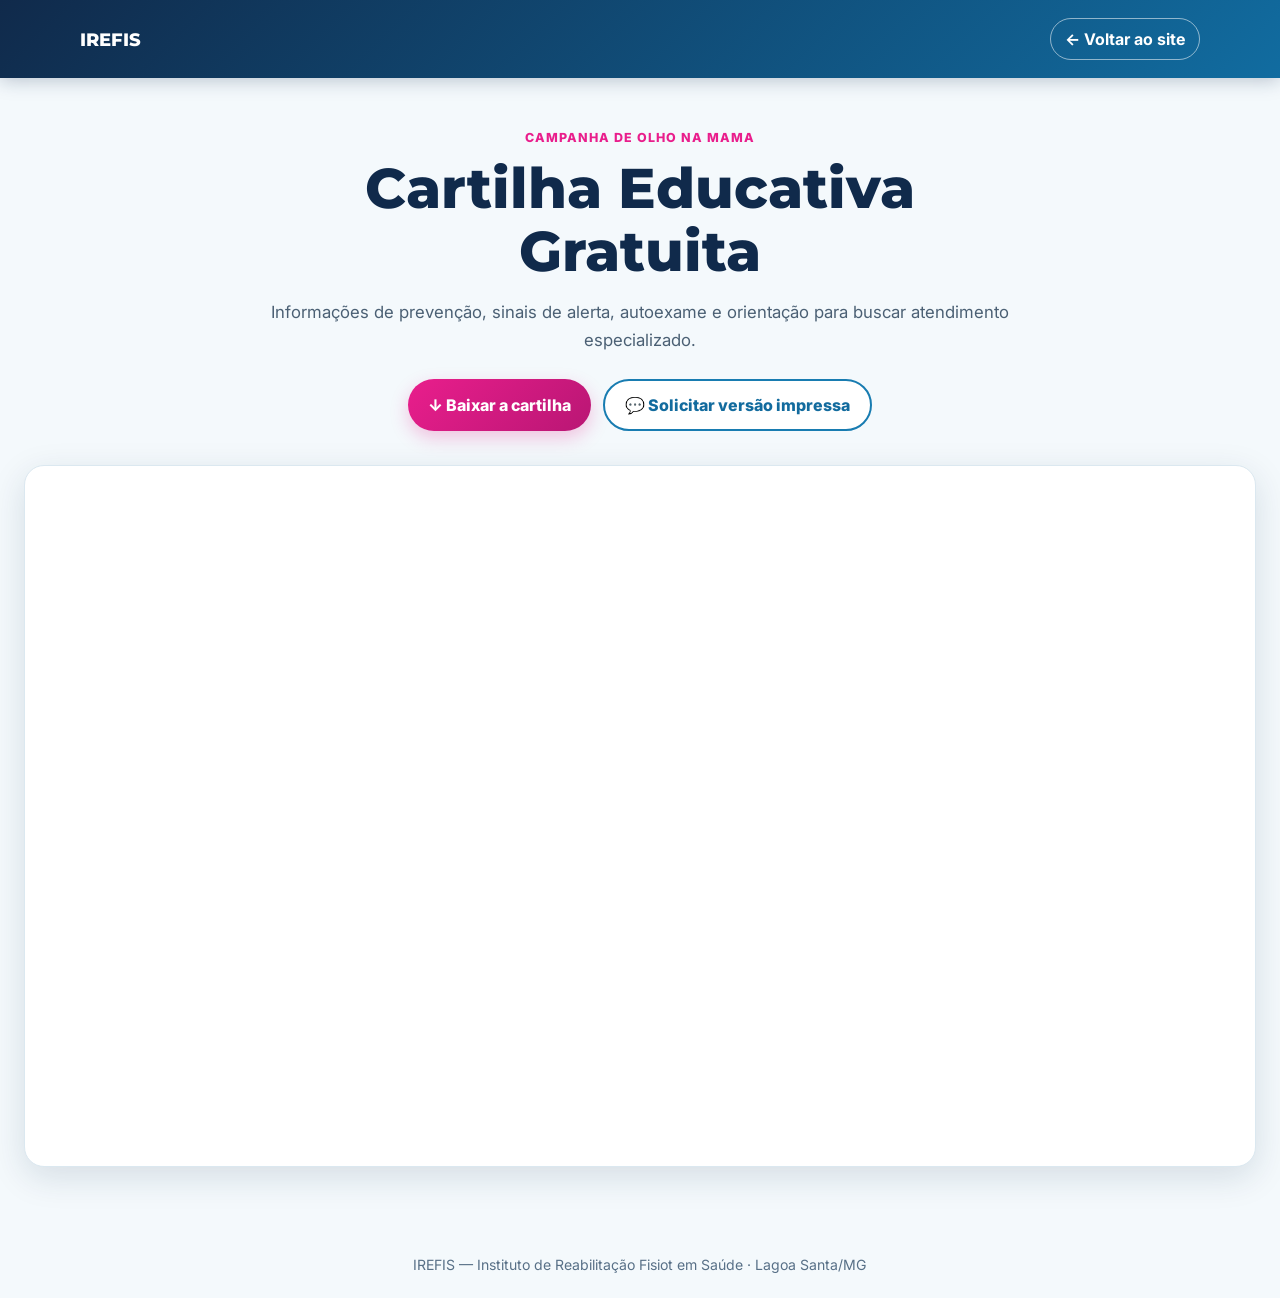
<file: cartilha.html>
<!DOCTYPE html>
<html lang="pt-BR">
<head>
  <meta charset="UTF-8" />
  <meta name="viewport" content="width=device-width, initial-scale=1.0" />
  <title>Cartilha De Olho na Mama | IREFIS</title>
  <meta name="description" content="Cartilha educativa gratuita do IREFIS sobre prevenção ao câncer de mama." />
  <link rel="preconnect" href="https://fonts.googleapis.com" />
  <link rel="preconnect" href="https://fonts.gstatic.com" crossorigin />
  <link href="https://fonts.googleapis.com/css2?family=Montserrat:wght@600;700;800&family=Inter:wght@400;500;600&display=swap" rel="stylesheet" />
  <style>
    :root{--navy:#102a4b;--blue:#078cc8;--pink:#e91e8c;--pale:#f4f9fc;--text:#18314d}
    *{box-sizing:border-box} body{margin:0;background:var(--pale);color:var(--text);font-family:Inter,Arial,sans-serif}
    header{background:linear-gradient(135deg,var(--navy),#116ca0);color:#fff;padding:18px 24px;box-shadow:0 2px 18px #102a4b44}
    .header-inner,.main{max-width:1120px;margin:auto}.header-inner{display:flex;justify-content:space-between;align-items:center;gap:16px}.brand{font-family:Montserrat,sans-serif;font-weight:800;text-decoration:none;color:#fff;font-size:1.15rem}.back{color:#fff;text-decoration:none;font-weight:700;border:1px solid #ffffff88;padding:10px 14px;border-radius:999px}
    main{padding:52px 24px 64px}.intro{text-align:center;max-width:750px;margin:0 auto 28px}.eyebrow{color:var(--pink);font-weight:800;letter-spacing:.08em;text-transform:uppercase;font-size:.78rem}.intro h1{font:800 clamp(2rem,5vw,3.5rem)/1.12 Montserrat,sans-serif;margin:12px 0;color:var(--navy)}.intro p{font-size:1.05rem;line-height:1.65;color:#4b6074}
    .actions{display:flex;gap:12px;justify-content:center;flex-wrap:wrap;margin:24px 0 34px}.btn{display:inline-flex;align-items:center;gap:8px;text-decoration:none;font-weight:800;padding:14px 20px;border-radius:999px}.btn-primary{background:linear-gradient(135deg,var(--pink),#b91674);color:#fff;box-shadow:0 7px 18px #e91e8c40}.btn-outline{border:2px solid #187cb1;color:#126b9e;background:#fff}
    .viewer{height:min(78vh,960px);min-height:620px;background:#fff;border-radius:20px;overflow:hidden;box-shadow:0 10px 35px #102a4b22;border:1px solid #dbe8f0}.viewer iframe{width:100%;height:100%;border:0}
    footer{text-align:center;padding:25px;color:#587087;font-size:.88rem}@media(max-width:600px){header{padding:16px}.back{padding:8px 10px;font-size:.82rem}main{padding:34px 14px}.viewer{min-height:520px;height:72vh}}
  </style>
</head>
<body>
  <header><div class="header-inner"><a class="brand" href="/">IREFIS</a><a class="back" href="/">← Voltar ao site</a></div></header>
  <main>
    <section class="intro">
      <div class="eyebrow">Campanha De Olho na Mama</div>
      <h1>Cartilha Educativa Gratuita</h1>
      <p>Informações de prevenção, sinais de alerta, autoexame e orientação para buscar atendimento especializado.</p>
      <div class="actions">
        <a class="btn btn-primary" href="cartilha-de-olho-na-mama-irefis.pdf" download>↓ Baixar a cartilha</a>
        <a class="btn btn-outline" href="https://wa.me/5531980550930?text=Olá!%20Gostaria%20de%20solicitar%20a%20cartilha%20impressa%20da%20campanha%20De%20Olho%20na%20Mama." target="_blank" rel="noopener">💬 Solicitar versão impressa</a>
      </div>
    </section>
    <div class="viewer"><iframe title="Cartilha Educativa De Olho na Mama — IREFIS" src="cartilha-de-olho-na-mama-irefis.pdf#view=FitH"></iframe></div>
  </main>
  <footer>IREFIS — Instituto de Reabilitação Fisiot em Saúde · Lagoa Santa/MG</footer>
</body>
</html>
</file>
<file: styles.css>
/* ══════════════════════════════════════════════════
   IREFIS — Instituto de Reabilitação Fisiot em Saúde
   Styles v1.0 | Sparkz Agency
   ══════════════════════════════════════════════════ */

/* ─── TOKENS ─── */
:root {
  --blue:       #1565C0;
  --blue-dark:  #0D47A1;
  --blue-light: #1E88E5;
  --cyan:       #00ACC1;
  --cyan-light: #26C6DA;
  --red:        #E53935;
  --red-dark:   #C62828;
  --white:      #FFFFFF;
  --gray-50:    #F5F7FA;
  --gray-100:   #EFF2F7;
  --gray-200:   #DDE3EE;
  --gray-400:   #9BA5B9;
  --gray-600:   #5A6580;
  --gray-800:   #2D3548;
  --dark:       #1A2332;
  --gradient-hero: linear-gradient(135deg, #0D47A1 0%, #1565C0 40%, #00838F 100%);
  --gradient-dir:  linear-gradient(135deg, #1565C0 0%, #00ACC1 100%);
  --gradient-docs: linear-gradient(135deg, #1A2332 0%, #1565C0 100%);
  --gradient-cta:  linear-gradient(135deg, #0D47A1 0%, #00ACC1 100%);
  --shadow-sm:  0 2px 8px rgba(21,101,192,0.10);
  --shadow-md:  0 6px 24px rgba(21,101,192,0.14);
  --shadow-lg:  0 16px 48px rgba(21,101,192,0.18);
  --radius-sm:  8px;
  --radius-md:  16px;
  --radius-lg:  24px;
  --transition: 0.3s cubic-bezier(.4,0,.2,1);
}

/* ─── RESET ─── */
*, *::before, *::after { box-sizing: border-box; margin: 0; padding: 0; }
html { scroll-behavior: smooth; font-size: 16px; }
body {
  font-family: 'Inter', -apple-system, BlinkMacSystemFont, 'Segoe UI', sans-serif;
  color: var(--gray-800);
  background: var(--white);
  line-height: 1.65;
  overflow-x: hidden;
}
img { max-width: 100%; display: block; }
a { text-decoration: none; color: inherit; }
ul { list-style: none; }
button { cursor: pointer; font-family: inherit; }

/* ─── CONTAINER ─── */
.container {
  width: min(1160px, 100%);
  margin-inline: auto;
  padding-inline: 24px;
}

/* ─── SECTION BASE ─── */
.section { padding-block: 64px; }
.bg-light { background: var(--gray-50); }

/* ─── TYPOGRAPHY HELPERS ─── */
.section-eyebrow {
  display: inline-block;
  font-family: 'Montserrat', sans-serif;
  font-size: 0.75rem;
  font-weight: 700;
  letter-spacing: 0.12em;
  text-transform: uppercase;
  color: var(--cyan);
  background: rgba(0,172,193,0.10);
  border: 1px solid rgba(0,172,193,0.25);
  border-radius: 999px;
  padding: 4px 14px;
  margin-bottom: 14px;
}
.eyebrow-light { color: var(--cyan-light); background: rgba(0,172,193,0.15); border-color: rgba(0,172,193,0.3); }

.section-title {
  font-family: 'Montserrat', sans-serif;
  font-size: clamp(1.75rem, 4vw, 2.5rem);
  font-weight: 800;
  color: var(--dark);
  line-height: 1.2;
  margin-bottom: 16px;
}
.section-title .highlight      { color: var(--blue); }
.section-title .highlight-light{ color: var(--cyan-light); }

.section-desc {
  font-size: 1.05rem;
  color: var(--gray-600);
  max-width: 560px;
}
.section-header { text-align: center; margin-bottom: 40px; }
.section-header .section-desc { margin-inline: auto; }
.section-header.light .section-title { color: var(--white); }
.section-header.light .section-desc  { color: rgba(255,255,255,0.75); }

.mt-1 { margin-top: 28px; }

/* ─── BUTTONS ─── */
.btn {
  display: inline-flex;
  align-items: center;
  gap: 8px;
  font-family: 'Montserrat', sans-serif;
  font-size: 0.9rem;
  font-weight: 700;
  padding: 13px 26px;
  border-radius: 999px;
  border: 2px solid transparent;
  transition: all var(--transition);
  white-space: nowrap;
  cursor: pointer;
}
.btn-lg { padding: 16px 34px; font-size: 1rem; }

.btn-primary {
  background: var(--blue);
  color: var(--white);
  border-color: var(--blue);
}
.btn-primary:hover { background: var(--blue-dark); border-color: var(--blue-dark); transform: translateY(-2px); box-shadow: 0 8px 20px rgba(21,101,192,0.35); }

.btn-outline-primary {
  background: transparent;
  color: var(--blue);
  border-color: var(--blue);
}
.btn-outline-primary:hover { background: var(--blue); color: var(--white); transform: translateY(-2px); }

.btn-outline-white {
  background: transparent;
  color: var(--white);
  border-color: rgba(255,255,255,0.6);
}
.btn-outline-white:hover { background: rgba(255,255,255,0.15); border-color: var(--white); }

.btn-whatsapp {
  background: #25D366;
  color: var(--white);
  border-color: #25D366;
}
.btn-whatsapp:hover { background: #1da850; border-color: #1da850; transform: translateY(-2px); box-shadow: 0 8px 20px rgba(37,211,102,0.35); }

.btn-doc-disabled {
  display: inline-flex;
  align-items: center;
  gap: 6px;
  font-family: 'Montserrat', sans-serif;
  font-size: 0.8rem;
  font-weight: 600;
  padding: 9px 18px;
  border-radius: 999px;
  border: 1.5px solid rgba(255,255,255,0.25);
  background: rgba(255,255,255,0.08);
  color: rgba(255,255,255,0.5);
  cursor: not-allowed;
  white-space: nowrap;
  flex-shrink: 0;
}

/* ─── NAVBAR ─── */
.navbar {
  position: fixed;
  top: 0; left: 0; right: 0;
  z-index: 1000;
  background: transparent;
  transition: background var(--transition), box-shadow var(--transition);
  padding-block: 12px;
}
.navbar.scrolled {
  background: rgba(13,71,161,0.97);
  backdrop-filter: blur(16px);
  box-shadow: 0 2px 20px rgba(0,0,0,0.2);
  padding-block: 8px;
}
.nav-inner {
  display: flex;
  align-items: center;
  justify-content: space-between;
  gap: 16px;
}
.nav-logo {
  display: flex;
  align-items: center;
  gap: 14px;
  flex-shrink: 0;
}
.nav-logo-img {
  width: 56px;
  height: 56px;
  border-radius: 50%;
  object-fit: cover;
  background: #fff;
  border: 2px solid rgba(255,255,255,0.85);
  box-shadow: 0 0 0 3px rgba(255,255,255,0.18), 0 2px 12px rgba(0,0,0,0.25);
  flex-shrink: 0;
}
.nav-logo-text {
  display: flex;
  flex-direction: column;
  line-height: 1.25;
}
.nav-logo-text strong {
  font-family: 'Montserrat', sans-serif;
  font-size: 1.25rem;
  font-weight: 800;
  color: var(--white);
  letter-spacing: 0.06em;
}
.nav-logo-text small {
  font-size: 0.72rem;
  color: rgba(255,255,255,0.78);
  font-weight: 500;
  letter-spacing: 0.01em;
}
.nav-menu {
  display: flex;
  align-items: center;
  gap: 6px;
}
.nav-menu a {
  font-family: 'Montserrat', sans-serif;
  font-size: 0.8rem;
  font-weight: 600;
  color: rgba(255,255,255,0.85);
  padding: 6px 10px;
  border-radius: 8px;
  transition: all var(--transition);
}
.nav-menu a:hover { color: var(--white); background: rgba(255,255,255,0.1); }
.nav-wa { padding: 8px 16px !important; background: #25D366 !important; color: white !important; border-radius: 999px !important; }
.nav-wa:hover { background: #1da850 !important; }
.nav-apoie { padding: 6px 12px !important; background: rgba(229,57,53,0.18) !important; color: #ff8a80 !important; border-radius: 8px !important; font-weight: 700 !important; }
.nav-apoie:hover { background: rgba(229,57,53,0.3) !important; color: white !important; }

.nav-toggle {
  display: none;
  flex-direction: column;
  gap: 5px;
  background: none;
  border: none;
  padding: 6px;
  cursor: pointer;
}
.nav-toggle span {
  display: block;
  width: 24px;
  height: 2px;
  background: white;
  border-radius: 2px;
  transition: all var(--transition);
}

/* ─── HERO ─── */
.hero {
  position: relative;
  min-height: 100svh;
  display: flex;
  align-items: center;
  justify-content: center;
  overflow: hidden;
}
.hero-bg {
  position: absolute; inset: 0;
  background: var(--gradient-hero);
  z-index: 0;
}
.hero-bg::before {
  content: '';
  position: absolute; inset: 0;
  background:
    radial-gradient(ellipse 60% 60% at 80% 20%, rgba(0,172,193,0.3) 0%, transparent 70%),
    radial-gradient(ellipse 40% 40% at 20% 80%, rgba(229,57,53,0.15) 0%, transparent 60%);
}
.hero-overlay {
  position: absolute; inset: 0;
  background: repeating-linear-gradient(
    0deg,
    transparent,
    transparent 80px,
    rgba(255,255,255,0.02) 80px,
    rgba(255,255,255,0.02) 81px
  );
  z-index: 1;
}
.hero-content {
  position: relative;
  z-index: 2;
  text-align: center;
  padding-block: 120px 80px;
  display: flex;
  flex-direction: column;
  align-items: center;
  gap: 0;
}
.hero-badge {
  display: inline-block;
  font-family: 'Montserrat', sans-serif;
  font-size: 0.72rem;
  font-weight: 700;
  letter-spacing: 0.15em;
  text-transform: uppercase;
  color: var(--cyan-light);
  border: 1px solid rgba(38,198,218,0.4);
  border-radius: 999px;
  padding: 5px 18px;
  margin-bottom: 28px;
  background: rgba(38,198,218,0.08);
}
.hero-logo {
  width: clamp(130px, 18vw, 200px);
  height: clamp(130px, 18vw, 200px);
  border-radius: 50%;
  object-fit: cover;
  background: #fff;
  border: 5px solid rgba(255,255,255,0.9);
  box-shadow: 0 0 60px rgba(0,172,193,0.45), 0 20px 60px rgba(0,0,0,0.35), 0 0 0 6px rgba(255,255,255,0.15);
  margin-bottom: 32px;
  animation: logoPulse 4s ease-in-out infinite;
}
@keyframes logoPulse {
  0%, 100% { box-shadow: 0 0 60px rgba(0,172,193,0.35), 0 20px 60px rgba(0,0,0,0.3); }
  50%       { box-shadow: 0 0 80px rgba(0,172,193,0.55), 0 20px 60px rgba(0,0,0,0.3); }
}
.hero-title {
  font-family: 'Montserrat', sans-serif;
  font-size: clamp(1.7rem, 4.5vw, 3rem);
  font-weight: 800;
  color: var(--white);
  line-height: 1.18;
  margin-bottom: 20px;
  text-shadow: 0 2px 20px rgba(0,0,0,0.2);
}
.hero-sub {
  font-size: clamp(0.95rem, 2vw, 1.15rem);
  color: rgba(255,255,255,0.82);
  max-width: 560px;
  margin-bottom: 40px;
  line-height: 1.7;
}
.hero-actions {
  display: flex;
  flex-wrap: wrap;
  gap: 12px;
  justify-content: center;
}
.br-desk { display: none; }
@media(min-width:768px){ .br-desk { display: block; } }
.hero-scroll-hint {
  position: absolute;
  bottom: 28px;
  left: 50%;
  transform: translateX(-50%);
  z-index: 2;
  display: flex;
  flex-direction: column;
  align-items: center;
  gap: 6px;
  color: rgba(255,255,255,0.55);
  font-size: 0.72rem;
  letter-spacing: 0.08em;
  animation: bounce 2.5s ease-in-out infinite;
}
@keyframes bounce {
  0%, 100% { transform: translateX(-50%) translateY(0); }
  50%       { transform: translateX(-50%) translateY(8px); }
}

/* ─── STATS BAR ─── */
.stats-bar {
  background: var(--blue-dark);
  padding-block: 32px;
}
.stats-grid {
  display: flex;
  align-items: center;
  justify-content: center;
  flex-wrap: wrap;
  gap: 0;
}
.stat-item {
  display: flex;
  flex-direction: column;
  align-items: center;
  gap: 4px;
  padding: 12px 36px;
  text-align: center;
}
.stat-num {
  font-family: 'Montserrat', sans-serif;
  font-size: 1.75rem;
  font-weight: 800;
  color: var(--white);
  line-height: 1;
}
.stat-label {
  font-size: 0.78rem;
  color: rgba(255,255,255,0.65);
  font-weight: 500;
  letter-spacing: 0.04em;
}
.stat-divider {
  width: 1px;
  height: 40px;
  background: rgba(255,255,255,0.18);
}

/* ─── SOBRE ─── */
.sobre-inner {
  display: grid;
  grid-template-columns: 1fr 1.3fr;
  gap: 52px;
  align-items: center;
}
.sobre-visual {
  display: flex;
  flex-direction: column;
  align-items: center;
  gap: 20px;
}
.sobre-logo-wrap {
  position: relative;
  width: 192px;
  height: 192px;
  display: flex;
  align-items: center;
  justify-content: center;
}
.sobre-logo {
  width: 156px;
  height: 156px;
  border-radius: 50%;
  object-fit: cover;
  background: #fff;
  position: relative;
  z-index: 2;
  border: 4px solid rgba(255,255,255,0.85);
  box-shadow: var(--shadow-lg), 0 0 0 6px rgba(0,172,193,0.15);
}
.sobre-logo-ring {
  position: absolute;
  inset: 0;
  border-radius: 50%;
  border: 2px dashed var(--cyan);
  opacity: 0.4;
  animation: spin 20s linear infinite;
}
@keyframes spin { from { transform: rotate(0deg); } to { transform: rotate(360deg); } }

.sobre-pillars {
  display: grid;
  grid-template-columns: 1fr 1fr;
  gap: 10px;
  width: 100%;
}
.pillar {
  display: flex;
  align-items: center;
  gap: 8px;
  background: var(--gray-50);
  border: 1px solid var(--gray-200);
  border-radius: var(--radius-sm);
  padding: 10px 12px;
  font-size: 0.78rem;
  font-weight: 600;
  color: var(--gray-800);
  transition: all var(--transition);
}
.pillar:hover { border-color: var(--blue); box-shadow: var(--shadow-sm); }
.pillar-icon { font-size: 1.1rem; }

.sobre-text { display: flex; flex-direction: column; gap: 0; }
.sobre-text .section-eyebrow { margin-bottom: 12px; }
.sobre-text .section-title { margin-bottom: 20px; }
.sobre-text p { color: var(--gray-600); margin-bottom: 16px; line-height: 1.75; }
.sobre-text strong { color: var(--gray-800); }

/* ─── TRATAMENTOS ─── */
.tratamentos-grid {
  display: grid;
  grid-template-columns: repeat(auto-fill, minmax(240px, 1fr));
  gap: 20px;
}
.trat-card {
  background: var(--white);
  border: 1px solid var(--gray-200);
  border-radius: var(--radius-md);
  padding: 22px 20px;
  display: flex;
  flex-direction: column;
  gap: 10px;
  transition: all var(--transition);
  position: relative;
  overflow: hidden;
}
.trat-card::after {
  content: '';
  position: absolute;
  bottom: 0; left: 0; right: 0;
  height: 3px;
  background: linear-gradient(90deg, var(--blue), var(--cyan));
  transform: scaleX(0);
  transform-origin: left;
  transition: transform var(--transition);
}
.trat-card:hover { transform: translateY(-4px); box-shadow: var(--shadow-md); border-color: var(--blue); }
.trat-card:hover::after { transform: scaleX(1); }
.trat-icon { width: 48px; height: 48px; }
.trat-icon svg { width: 48px; height: 48px; }
.trat-card h3 {
  font-family: 'Montserrat', sans-serif;
  font-size: 1rem;
  font-weight: 700;
  color: var(--dark);
}
.trat-card p { font-size: 0.87rem; color: var(--gray-600); line-height: 1.65; }
.tratamentos-cta { text-align: center; margin-top: 32px; }

/* ─── DIRETORIA ─── */
.diretoria {
  background: var(--gradient-dir);
  position: relative;
  overflow: hidden;
}
.diretoria::before {
  content: '';
  position: absolute; inset: 0;
  background: radial-gradient(ellipse 70% 70% at 100% 0%, rgba(255,255,255,0.08) 0%, transparent 60%);
}
.diretoria .container { position: relative; z-index: 1; }

.mvv-grid {
  display: grid;
  grid-template-columns: repeat(3, 1fr);
  gap: 20px;
  margin-bottom: 36px;
}
.mvv-card {
  background: rgba(255,255,255,0.10);
  border: 1px solid rgba(255,255,255,0.20);
  border-radius: var(--radius-md);
  padding: 24px 22px;
  backdrop-filter: blur(10px);
  transition: all var(--transition);
}
.mvv-card:hover { background: rgba(255,255,255,0.15); transform: translateY(-4px); }
.mvv-icon { font-size: 1.6rem; margin-bottom: 10px; }
.mvv-card h3 {
  font-family: 'Montserrat', sans-serif;
  font-size: 1.1rem;
  font-weight: 700;
  color: var(--white);
  margin-bottom: 12px;
}
.mvv-card p { font-size: 0.9rem; color: rgba(255,255,255,0.80); line-height: 1.7; }
.valores-list { display: flex; flex-direction: column; gap: 6px; }
.valores-list li { font-size: 0.88rem; color: rgba(255,255,255,0.80); padding-left: 16px; position: relative; }
.valores-list li::before { content: '→'; position: absolute; left: 0; color: var(--cyan-light); font-weight: 700; }

.palavra-diretoria {
  background: rgba(255,255,255,0.08);
  border: 1px solid rgba(255,255,255,0.15);
  border-radius: var(--radius-md);
  padding: 28px 36px;
  position: relative;
  margin-bottom: 36px;
}
.palavra-quote-mark {
  font-family: Georgia, serif;
  font-size: 6rem;
  line-height: 1;
  color: rgba(255,255,255,0.15);
  position: absolute;
  top: 16px; left: 32px;
}
.palavra-diretoria blockquote {
  font-size: 0.97rem;
  font-style: italic;
  color: rgba(255,255,255,0.88);
  line-height: 1.8;
  margin-bottom: 18px;
  position: relative;
  z-index: 1;
}
.palavra-author {
  display: flex;
  align-items: center;
  gap: 14px;
}
.palavra-author-avatar { width: 48px; height: 48px; flex-shrink: 0; }
.palavra-author > div { display: flex; flex-direction: column; gap: 2px; }
.palavra-author strong { font-family: 'Montserrat', sans-serif; color: var(--white); font-size: 0.9rem; }
.palavra-author span { color: rgba(255,255,255,0.6); font-size: 0.78rem; }

.diretores-titulo {
  font-family: 'Montserrat', sans-serif;
  font-size: 1.3rem;
  font-weight: 700;
  color: var(--white);
  text-align: center;
  margin-bottom: 28px;
}
/* Sub-grupos da diretoria */
.diretores-subgroup {
  margin-bottom: 32px;
}
.diretores-subgroup-title {
  font-family: 'Montserrat', sans-serif;
  font-size: 0.8rem;
  font-weight: 700;
  letter-spacing: 0.12em;
  text-transform: uppercase;
  color: rgba(255,255,255,0.45);
  text-align: center;
  margin-bottom: 16px;
  position: relative;
}
.diretores-subgroup-title::before,
.diretores-subgroup-title::after {
  content: '';
  display: inline-block;
  width: 40px;
  height: 1px;
  background: rgba(255,255,255,0.2);
  vertical-align: middle;
  margin: 0 10px;
}
/* Grid base: 3 colunas */
.diretores-grid {
  display: grid;
  grid-template-columns: repeat(3, 1fr);
  gap: 16px;
  margin-bottom: 0;
}
/* 4 colunas — legado */
.diretores-grid-4 { grid-template-columns: repeat(4, 1fr); }
/* 5 colunas — Conselho Fiscal completo */
.diretores-grid-5 { grid-template-columns: repeat(5, 1fr); }
/* 2 colunas — Departamentos */
.diretores-grid-2 { grid-template-columns: repeat(2, 1fr); }
.diretor-card {
  background: rgba(255,255,255,0.08);
  border: 1.5px dashed rgba(255,255,255,0.22);
  border-radius: var(--radius-md);
  padding: 18px 14px;
  display: flex;
  flex-direction: column;
  align-items: center;
  gap: 10px;
  text-align: center;
}
.diretor-foto-placeholder { width: 56px; height: 56px; border-radius: 50%; overflow: hidden; }
.diretor-info { display: flex; flex-direction: column; gap: 4px; }
.diretor-info strong { color: var(--white); font-family: 'Montserrat', sans-serif; font-size: 0.85rem; line-height: 1.3; }
.diretor-info span  { color: rgba(255,255,255,0.5); font-size: 0.75rem; }
.diretores-nota {
  text-align: center;
  color: rgba(255,255,255,0.5);
  font-size: 0.82rem;
  font-style: italic;
  margin-top: 8px;
}

/* ─── DIRETORIA: cards com dados reais (v2.6 — 2026-06-23) ─── */
.diretor-card.ativo {
  border-style: solid;
  border-color: rgba(255,255,255,0.28);
  background: rgba(255,255,255,0.12);
}
.diretor-foto-real {
  width: 72px;
  height: 72px;
  border-radius: 50%;
  overflow: hidden;
  border: 2.5px solid rgba(255,255,255,0.35);
  flex-shrink: 0;
}
.diretor-foto-real img {
  width: 100%;
  height: 100%;
  object-fit: cover;
  object-position: top center;
  display: block;
}
.diretor-iniciais {
  width: 72px;
  height: 72px;
  border-radius: 50%;
  display: flex;
  align-items: center;
  justify-content: center;
  background: rgba(255,255,255,0.14);
  border: 2px solid rgba(255,255,255,0.28);
  font-family: 'Montserrat', sans-serif;
  font-size: 1.35rem;
  font-weight: 700;
  color: rgba(255,255,255,0.82);
  letter-spacing: 0.04em;
  flex-shrink: 0;
}
.diretor-info .diretor-profissao {
  color: rgba(255,255,255,0.38);
  font-size: 0.70rem;
  font-style: italic;
}

/* ─── LEVA E TRAZ ─── */
.leva-inner {
  display: grid;
  grid-template-columns: 1.3fr 1fr;
  gap: 52px;
  align-items: center;
}
.leva-text .section-title { color: var(--dark); }
.leva-sub {
  font-size: 1.05rem;
  color: var(--blue);
  margin-bottom: 16px;
}
.leva-text p { color: var(--gray-600); margin-bottom: 20px; line-height: 1.75; }
.leva-text strong { color: var(--gray-800); }

.leva-lista { display: flex; flex-direction: column; gap: 12px; margin-bottom: 8px; }
.leva-lista li { display: flex; align-items: flex-start; gap: 10px; font-size: 0.92rem; color: var(--gray-700, #3d4a5c); }
.leva-check { flex-shrink: 0; }

.leva-visual { display: flex; justify-content: center; align-items: flex-start; }

/* ── Foto real do veículo Leva e Traz ── */
.leva-foto-wrapper {
  background: #f0f4f8;
  border-radius: var(--radius-lg);
  box-shadow: 0 8px 32px rgba(21,101,192,.15), 0 2px 8px rgba(0,0,0,.08);
  border: 2px solid var(--blue);
  overflow: hidden;
  width: 100%;
  max-width: 500px;
  text-align: center;
}
.leva-foto {
  display: block !important;
  visibility: visible !important;
  width: 100%;
  height: auto;                /* proporcional — carro inteiro */
  min-height: 180px;
  object-fit: contain;         /* nunca distorce, carro inteiro sem corte */
  background: #f0f4f8;
}
.leva-card-desc {
  font-size: 0.88rem;
  color: var(--blue);
  font-weight: 600;
  letter-spacing: .02em;
  padding: 12px 16px 14px;
  margin: 0;
  background: #e8f0fb;
  border-top: 1px solid rgba(21,101,192,.2);
}

/* ─── SÓCIOS ─── */
.socios-grid {
  display: grid;
  grid-template-columns: repeat(auto-fill, minmax(220px, 1fr));
  gap: 20px;
  align-items: start;
}
.socio-card {
  background: var(--white);
  border: 1.5px solid var(--gray-200);
  border-radius: var(--radius-md);
  padding: 24px 20px;
  display: flex;
  flex-direction: column;
  gap: 16px;
  transition: all var(--transition);
  position: relative;
}
.socio-card:hover { transform: translateY(-4px); box-shadow: var(--shadow-md); border-color: var(--blue); }
.socio-card.destaque {
  border-color: var(--blue);
  box-shadow: var(--shadow-md);
  background: linear-gradient(to bottom, #EBF2FF, var(--white));
}
.socio-popular-tag {
  position: absolute;
  top: -14px; left: 50%;
  transform: translateX(-50%);
  background: var(--blue);
  color: white;
  font-family: 'Montserrat', sans-serif;
  font-size: 0.72rem;
  font-weight: 700;
  padding: 4px 16px;
  border-radius: 999px;
  white-space: nowrap;
}
.socio-header {
  display: flex;
  flex-direction: column;
  align-items: center;
  gap: 8px;
  text-align: center;
}
.socio-badge {
  font-size: 0.68rem;
  font-family: 'Montserrat', sans-serif;
  font-weight: 700;
  letter-spacing: 0.08em;
  text-transform: uppercase;
  color: var(--cyan);
  background: rgba(0,172,193,0.1);
  border: 1px solid rgba(0,172,193,0.25);
  border-radius: 999px;
  padding: 3px 12px;
}
.socio-icon { font-size: 1.6rem; }
.socio-header h3 {
  font-family: 'Montserrat', sans-serif;
  font-size: 1rem;
  font-weight: 700;
  color: var(--dark);
}
.socio-price { text-align: center; }
.price-from { display: block; font-size: 0.72rem; color: var(--gray-400); text-transform: uppercase; letter-spacing: 0.06em; margin-bottom: 2px; }
.price-value {
  font-family: 'Montserrat', sans-serif;
  font-size: 1.9rem;
  font-weight: 800;
  color: var(--blue);
}
.price-period { font-size: 0.82rem; color: var(--gray-600); margin-left: 2px; }
.socio-beneficios { display: flex; flex-direction: column; gap: 8px; flex-grow: 1; }
.socio-beneficios li { font-size: 0.85rem; color: var(--gray-600); }
.socio-beneficios li span { color: var(--cyan); font-weight: 700; }
.socios-nota { text-align: center; font-size: 0.78rem; color: var(--gray-400); margin-top: 24px; font-style: italic; }

/* ─── CARTÃO ─── */
.cartao-inner {
  display: grid;
  grid-template-columns: 1.2fr 1fr;
  gap: 52px;
  align-items: center;
}
.cartao-text .section-title { color: var(--dark); }

.cartao-beneficios { display: flex; flex-direction: column; gap: 12px; margin-block: 20px; }
.cartao-ben {
  display: flex;
  align-items: flex-start;
  gap: 12px;
  background: var(--white);
  border: 1px solid var(--gray-200);
  border-radius: var(--radius-sm);
  padding: 12px 16px;
}
.cartao-ben-icon { font-size: 1.3rem; flex-shrink: 0; margin-top: 2px; }
.cartao-ben strong { display: block; font-family: 'Montserrat', sans-serif; font-size: 0.9rem; color: var(--dark); margin-bottom: 4px; }
.cartao-ben p { font-size: 0.82rem; color: var(--gray-600); margin: 0; }

/* Caixa "gratuito para todos" — substituiu cartao-taxa-box */
.cartao-gratuito-box {
  display: flex;
  align-items: flex-start;
  gap: 14px;
  background: linear-gradient(135deg, rgba(0,172,193,0.1) 0%, rgba(21,101,192,0.08) 100%);
  border: 1.5px solid rgba(0,172,193,0.35);
  border-radius: var(--radius-md);
  padding: 16px 20px;
  font-size: 0.88rem;
  color: var(--gray-800);
}
.cartao-gratuito-box > span { font-size: 1.5rem; flex-shrink: 0; margin-top: 2px; }
.cartao-gratuito-box strong { display: block; font-family: 'Montserrat', sans-serif; font-size: 0.95rem; color: #0d7a87; margin-bottom: 4px; }
.cartao-gratuito-box p { margin: 0; line-height: 1.55; color: var(--gray-700, #4A5568); }

/* CARTÃO MOCKUP */
.cartao-visual-wrap {
  display: flex;
  flex-direction: column;
  align-items: center;
  gap: 16px;
}
.cartao-mockup {
  perspective: 800px;
  width: 320px;
}
.cartao-front {
  background: linear-gradient(135deg, #0D47A1 0%, #1565C0 50%, #00838F 100%);
  border-radius: 16px;
  padding: 24px 22px 20px;
  box-shadow: 0 20px 60px rgba(13,71,161,0.45), 0 4px 16px rgba(0,0,0,0.2);
  position: relative;
  overflow: hidden;
  transition: transform 0.6s cubic-bezier(.4,0,.2,1);
  transform-style: preserve-3d;
}
.cartao-front:hover { transform: rotateY(-8deg) rotateX(4deg) scale(1.02); }
.cartao-shine {
  position: absolute;
  top: -50%; left: -50%;
  width: 200%; height: 200%;
  background: linear-gradient(105deg, transparent 40%, rgba(255,255,255,0.06) 50%, transparent 60%);
  pointer-events: none;
}

.cartao-front-top {
  display: flex;
  align-items: center;
  gap: 10px;
  margin-bottom: 20px;
}
.cartao-logo { width: 40px; height: 40px; border-radius: 50%; object-fit: cover; background: #fff; border: 1.5px solid rgba(255,255,255,0.7); box-shadow: 0 1px 6px rgba(0,0,0,0.2); }
.cartao-nome-inst {
  font-family: 'Montserrat', sans-serif;
  font-size: 0.8rem;
  font-weight: 800;
  color: white;
  letter-spacing: 0.1em;
}

.cartao-front-mid {
  display: flex;
  align-items: center;
  gap: 14px;
  margin-bottom: 20px;
}
.cartao-avatar { width: 52px; height: 52px; border-radius: 50%; border: 2px solid rgba(255,255,255,0.3); overflow: hidden; flex-shrink: 0; }
.cartao-dados { display: flex; flex-direction: column; gap: 2px; }
.cartao-titular {
  font-family: 'Montserrat', sans-serif;
  font-size: 0.75rem;
  font-weight: 700;
  color: white;
  letter-spacing: 0.08em;
}
.cartao-cat { font-size: 0.68rem; color: var(--cyan-light); font-weight: 600; }
.cartao-num { font-family: 'Montserrat', sans-serif; font-size: 0.72rem; color: rgba(255,255,255,0.55); letter-spacing: 0.12em; }

.cartao-front-bot {
  display: flex;
  align-items: flex-end;
  justify-content: space-between;
}
.cartao-qr { width: 48px; height: 48px; border-radius: 4px; overflow: hidden; }
.qr-svg { width: 48px; height: 48px; }
.cartao-validade { text-align: right; }
.val-label { display: block; font-size: 0.6rem; color: rgba(255,255,255,0.5); letter-spacing: 0.1em; margin-bottom: 2px; }
.val-data {
  font-family: 'Montserrat', sans-serif;
  font-size: 0.82rem;
  font-weight: 700;
  color: white;
  letter-spacing: 0.1em;
}
.cartao-preview-nota { font-size: 0.78rem; color: var(--gray-400); font-style: italic; text-align: center; }

/* ─── DOCUMENTOS ─── */
.documentos {
  background: var(--gradient-docs);
  position: relative;
  overflow: hidden;
}
.documentos::before {
  content: '';
  position: absolute; inset: 0;
  background: radial-gradient(ellipse 50% 80% at 0% 100%, rgba(0,172,193,0.15) 0%, transparent 60%);
}
.documentos .container { position: relative; z-index: 1; }

.docs-grid {
  display: grid;
  grid-template-columns: repeat(auto-fill, minmax(240px, 1fr));
  gap: 16px;
  margin-bottom: 24px;
}
.doc-card {
  background: rgba(255,255,255,0.07);
  border: 1px solid rgba(255,255,255,0.15);
  border-radius: var(--radius-md);
  padding: 22px 20px;
  display: flex;
  flex-direction: column;
  gap: 10px;
  transition: all var(--transition);
  backdrop-filter: blur(8px);
}
.doc-card:hover { background: rgba(255,255,255,0.11); transform: translateY(-3px); }
.doc-icon { font-size: 1.6rem; }
.doc-info { flex-grow: 1; }
.doc-info h3 {
  font-family: 'Montserrat', sans-serif;
  font-size: 0.95rem;
  font-weight: 700;
  color: var(--white);
  margin-bottom: 8px;
}
.doc-info p { font-size: 0.82rem; color: rgba(255,255,255,0.65); line-height: 1.6; margin-bottom: 10px; }
.doc-status {
  display: block;
  font-size: 0.75rem;
  color: var(--cyan-light);
  font-style: italic;
}
.docs-aviso {
  display: flex;
  align-items: flex-start;
  gap: 14px;
  background: rgba(255,255,255,0.06);
  border: 1px solid rgba(255,255,255,0.12);
  border-radius: var(--radius-sm);
  padding: 18px 22px;
  font-size: 0.85rem;
  color: rgba(255,255,255,0.65);
  line-height: 1.6;
}
.docs-aviso span { font-size: 1.2rem; flex-shrink: 0; }

/* ─── CONTATO ─── */
.contato-grid {
  display: grid;
  grid-template-columns: 1fr 1fr;
  gap: 36px;
  align-items: start;
}
.contato-cards { display: flex; flex-direction: column; gap: 12px; }
.contato-card {
  display: flex;
  align-items: center;
  gap: 14px;
  background: var(--white);
  border: 1px solid var(--gray-200);
  border-radius: var(--radius-md);
  padding: 16px 18px;
  transition: all var(--transition);
}
.contato-card:hover { border-color: var(--blue); box-shadow: var(--shadow-sm); transform: translateX(4px); }
.whatsapp-card { border-left: 4px solid #25D366; }
.contato-card-icon {
  width: 42px; height: 42px;
  border-radius: 10px;
  display: flex; align-items: center; justify-content: center;
  background: rgba(21,101,192,0.08);
  color: var(--blue);
  flex-shrink: 0;
}
.whatsapp-card .contato-card-icon { background: rgba(37,211,102,0.1); color: #25D366; }
.insta-icon { background: rgba(225,48,108,0.08); color: #e1306c; }
.face-icon  { background: rgba(24,119,242,0.09); color: #1877F2; }
.hora-icon { background: rgba(0,172,193,0.1); color: var(--cyan); }
.endereco-icon { background: rgba(229,57,53,0.1); color: var(--red); }
.email-icon { background: rgba(21,101,192,0.1); color: var(--blue); }
.cnpj-icon { background: rgba(46,125,50,0.1); color: #2e7d32; }
.contato-card > div { display: flex; flex-direction: column; gap: 2px; }
.contato-card strong { font-family: 'Montserrat', sans-serif; font-size: 0.9rem; color: var(--dark); }
.contato-card span { font-size: 0.82rem; color: var(--gray-600); }
.contato-detail { font-size: 0.78rem; color: var(--gray-400) !important; }

.mapa-placeholder {
  background: var(--white);
  border: 1.5px dashed var(--gray-200);
  border-radius: var(--radius-md);
  overflow: hidden;
  min-height: 320px;
  display: flex;
  align-items: center;
  justify-content: center;
}
.mapa-inner {
  text-align: center;
  padding: 40px 32px;
  display: flex;
  flex-direction: column;
  align-items: center;
  gap: 14px;
}
.mapa-inner svg { opacity: 0.4; }
.mapa-inner strong { font-family: 'Montserrat', sans-serif; color: var(--dark); }
.mapa-inner p { font-size: 0.85rem; color: var(--gray-400); max-width: 240px; }

/* ─── CTA FINAL ─── */
.cta-final {
  background: var(--gradient-cta);
  position: relative;
  overflow: hidden;
}
.cta-final::before {
  content: '';
  position: absolute; inset: 0;
  background: radial-gradient(ellipse 60% 80% at 50% 100%, rgba(0,172,193,0.25) 0%, transparent 70%);
}
.cta-final-inner {
  position: relative;
  z-index: 1;
  display: flex;
  flex-direction: column;
  align-items: center;
  text-align: center;
  gap: 20px;
}
.cta-logo {
  width: 76px; height: 76px;
  border-radius: 50%;
  object-fit: cover;
  background: #fff;
  border: 3px solid rgba(255,255,255,0.85);
  box-shadow: 0 8px 32px rgba(0,0,0,0.25), 0 0 0 5px rgba(255,255,255,0.12);
}
.cta-final h2 {
  font-family: 'Montserrat', sans-serif;
  font-size: clamp(1.5rem, 3.5vw, 2.2rem);
  font-weight: 800;
  color: var(--white);
}
.cta-final p {
  color: rgba(255,255,255,0.78);
  max-width: 500px;
  font-size: 1rem;
}
.cta-final-actions {
  display: flex;
  flex-wrap: wrap;
  gap: 12px;
  justify-content: center;
  margin-top: 8px;
}

/* ─── FOOTER ─── */
.footer {
  background: var(--dark);
  padding-top: 48px;
}
.footer-inner {
  display: grid;
  grid-template-columns: 2fr 1fr 1fr 1fr 1fr;
  gap: 36px;
  padding-bottom: 36px;
  border-bottom: 1px solid rgba(255,255,255,0.08);
}
.footer-brand {
  display: flex;
  align-items: flex-start;
  gap: 14px;
}
.footer-logo {
  width: 52px; height: 52px;
  border-radius: 50%;
  object-fit: cover;
  background: #fff;
  flex-shrink: 0;
  border: 2px solid rgba(255,255,255,0.7);
  box-shadow: 0 2px 10px rgba(0,0,0,0.3);
}
.footer-brand > div {
  display: flex;
  flex-direction: column;
  gap: 4px;
}
.footer-brand strong {
  font-family: 'Montserrat', sans-serif;
  font-size: 1rem;
  font-weight: 800;
  color: var(--white);
}
.footer-brand small {
  font-size: 0.73rem;
  color: rgba(255,255,255,0.45);
  line-height: 1.4;
}
.footer-links { display: flex; flex-direction: column; gap: 8px; }
.footer-contato { display: flex; flex-direction: column; gap: 8px; }
.footer-links h4, .footer-contato h4 {
  font-family: 'Montserrat', sans-serif;
  font-size: 0.78rem;
  font-weight: 700;
  color: var(--cyan-light);
  letter-spacing: 0.1em;
  text-transform: uppercase;
  margin-bottom: 6px;
}
.footer-links a, .footer-contato a, .footer-contato span {
  font-size: 0.83rem;
  color: rgba(255,255,255,0.55);
  transition: color var(--transition);
}
.footer-links a:hover, .footer-contato a:hover { color: var(--white); }
.footer-bottom {
  padding-block: 20px;
}
.footer-bottom .container {
  display: flex;
  justify-content: space-between;
  align-items: center;
  flex-wrap: wrap;
  gap: 8px;
}
.footer-bottom span { font-size: 0.75rem; color: rgba(255,255,255,0.35); }
.footer-sparkz { color: rgba(255,255,255,0.45) !important; }
.footer-sparkz strong { color: var(--cyan-light); }

/* ─── WHATSAPP FLOAT ─── */
.wa-float {
  position: fixed;
  bottom: 24px; right: 24px;
  z-index: 999;
  width: 58px; height: 58px;
  background: #25D366;
  border-radius: 50%;
  display: flex;
  align-items: center;
  justify-content: center;
  box-shadow: 0 4px 20px rgba(37,211,102,0.5);
  transition: all var(--transition);
  animation: waPulse 2.5s ease-in-out infinite;
}
.wa-float:hover { transform: scale(1.1); box-shadow: 0 6px 28px rgba(37,211,102,0.65); }
@keyframes waPulse {
  0%, 100% { box-shadow: 0 4px 20px rgba(37,211,102,0.5); }
  50%       { box-shadow: 0 4px 32px rgba(37,211,102,0.75), 0 0 0 8px rgba(37,211,102,0.12); }
}

/* ─── DOAÇÕES ─── */
.doacoes-intro {
  max-width: 780px;
  margin: -8px auto 28px;
  background: var(--white);
  border-left: 4px solid var(--cyan);
  border-radius: 0 var(--radius-sm) var(--radius-sm) 0;
  padding: 16px 22px;
  font-size: 0.93rem;
  color: var(--gray-600);
  line-height: 1.75;
  box-shadow: var(--shadow-sm);
}

.doacoes-grid {
  display: grid;
  grid-template-columns: repeat(4, 1fr);
  gap: 16px;
  margin-bottom: 28px;
}

.doacao-card {
  background: var(--white);
  border: 1.5px solid var(--gray-200);
  border-radius: var(--radius-md);
  padding: 22px 18px 18px;
  display: flex;
  flex-direction: column;
  gap: 8px;
  position: relative;
  transition: all var(--transition);
}
.doacao-card:hover {
  border-color: var(--blue);
  box-shadow: var(--shadow-md);
  transform: translateY(-4px);
}
.doacao-card-destaque {
  border-color: var(--blue);
  background: linear-gradient(160deg, rgba(21,101,192,0.04) 0%, rgba(0,172,193,0.04) 100%);
  box-shadow: var(--shadow-md);
}
.doacao-card-badge {
  position: absolute;
  top: -12px;
  left: 22px;
  background: var(--gradient-dir);
  color: var(--white);
  font-family: 'Montserrat', sans-serif;
  font-size: 0.68rem;
  font-weight: 700;
  letter-spacing: 0.08em;
  text-transform: uppercase;
  padding: 4px 14px;
  border-radius: 999px;
}
.doacao-card-icon {
  font-size: 1.4rem;
  line-height: 1;
}
.doacao-card h3 {
  font-family: 'Montserrat', sans-serif;
  font-size: 0.95rem;
  font-weight: 700;
  color: var(--dark);
  margin: 0;
}
.doacao-card p {
  font-size: 0.84rem;
  color: var(--gray-600);
  line-height: 1.65;
  flex-grow: 1;
  margin: 0;
}
.doacao-lista {
  display: flex;
  flex-direction: column;
  gap: 5px;
  margin: 4px 0 8px;
}
.doacao-lista li {
  display: flex;
  align-items: flex-start;
  gap: 7px;
  font-size: 0.79rem;
  color: var(--gray-600);
}
.doacao-lista li span { color: var(--blue); font-weight: 700; flex-shrink: 0; }
.doacao-btn { margin-top: auto; width: 100%; justify-content: center; }

.doacoes-aviso {
  display: flex;
  align-items: flex-start;
  gap: 14px;
  background: var(--white);
  border: 1px solid rgba(21,101,192,0.18);
  border-left: 4px solid var(--blue-light);
  border-radius: 0 var(--radius-sm) var(--radius-sm) 0;
  padding: 14px 20px;
  margin-bottom: 24px;
}
.doacoes-aviso > span { font-size: 1.2rem; flex-shrink: 0; margin-top: 2px; }
.doacoes-aviso strong {
  display: block;
  font-family: 'Montserrat', sans-serif;
  font-size: 0.88rem;
  color: var(--dark);
  margin-bottom: 5px;
}
.doacoes-aviso p {
  font-size: 0.82rem;
  color: var(--gray-600);
  line-height: 1.65;
  margin: 0;
}

.doacoes-cta {
  display: flex;
  flex-direction: column;
  align-items: center;
  gap: 12px;
}
.doacoes-cta-sub {
  font-size: 0.82rem;
  color: var(--gray-400);
  text-align: center;
}

/* ─── PIX OFICIAL ─── */
.pix-oficial-card {
  display: grid;
  grid-template-columns: 220px 1fr;
  gap: 32px;
  align-items: center;
  background: var(--white);
  border: 1px solid var(--gray-200);
  border-radius: var(--radius-md);
  box-shadow: var(--shadow-md);
  padding: 28px;
  margin-bottom: 20px;
  position: relative;
  overflow: hidden;
}
.pix-oficial-card::before {
  content: '';
  position: absolute;
  top: -60px; right: -60px;
  width: 180px; height: 180px;
  border-radius: 50%;
  background: radial-gradient(circle, rgba(0,172,193,0.14), transparent 70%);
}
.pix-oficial-qr {
  position: relative;
  display: flex;
  flex-direction: column;
  align-items: center;
  gap: 10px;
}
.pix-oficial-qr img {
  width: 100%;
  max-width: 200px;
  border-radius: var(--radius-sm);
  border: 1px solid var(--gray-200);
  box-shadow: var(--shadow-sm);
}
.pix-oficial-qr-tag {
  font-size: 0.68rem;
  font-weight: 700;
  letter-spacing: 0.04em;
  text-transform: uppercase;
  color: var(--cyan);
  background: rgba(0,172,193,0.1);
  padding: 4px 10px;
  border-radius: 20px;
}
.pix-oficial-info { position: relative; }
.pix-oficial-eyebrow {
  display: inline-block;
  font-size: 0.72rem;
  font-weight: 700;
  letter-spacing: 0.04em;
  text-transform: uppercase;
  color: var(--blue);
  margin-bottom: 6px;
}
.pix-oficial-info h3 {
  font-family: 'Montserrat', sans-serif;
  font-size: 1.35rem;
  color: var(--dark);
  margin-bottom: 8px;
}
.pix-oficial-info > p {
  font-size: 0.88rem;
  color: var(--gray-600);
  line-height: 1.6;
  margin-bottom: 16px;
  max-width: 520px;
}
.pix-chave-box {
  display: flex;
  align-items: center;
  justify-content: space-between;
  gap: 16px;
  flex-wrap: wrap;
  background: var(--gray-50);
  border: 1.5px dashed var(--blue-light);
  border-radius: var(--radius-sm);
  padding: 14px 18px;
  margin-bottom: 14px;
}
.pix-chave-texto { display: flex; flex-direction: column; gap: 2px; }
.pix-chave-texto small {
  font-size: 0.72rem;
  color: var(--gray-400);
  text-transform: uppercase;
  letter-spacing: 0.03em;
}
.pix-chave-texto strong {
  font-family: 'Montserrat', sans-serif;
  font-size: 1.15rem;
  color: var(--dark);
  letter-spacing: 0.02em;
}
.btn-copiar-pix {
  display: inline-flex;
  align-items: center;
  gap: 8px;
  background: var(--blue);
  color: var(--white);
  border: none;
  border-radius: var(--radius-sm);
  padding: 10px 18px;
  font-family: 'Montserrat', sans-serif;
  font-size: 0.82rem;
  font-weight: 600;
  cursor: pointer;
  transition: var(--transition);
  white-space: nowrap;
}
.btn-copiar-pix:hover { background: var(--blue-dark); transform: translateY(-1px); }
.btn-copiar-pix.copiado { background: #2E7D32; }
.pix-oficial-atencao {
  font-size: 0.8rem;
  color: var(--gray-600);
  background: rgba(229,57,53,0.06);
  border-left: 3px solid var(--red);
  padding: 10px 14px;
  border-radius: 0 var(--radius-sm) var(--radius-sm) 0;
  margin-bottom: 16px;
  line-height: 1.55;
}
.pix-oficial-wa { margin-bottom: 14px; }
.pix-oficial-cnpj {
  font-size: 0.76rem;
  color: var(--gray-400);
  margin: 0;
}
@media (max-width: 720px) {
  .pix-oficial-card {
    grid-template-columns: 1fr;
    text-align: center;
    padding: 22px;
  }
  .pix-oficial-info > p { max-width: none; }
  .pix-chave-box { justify-content: center; }
}

/* ─── PARCEIROS ─── */
.parceiros-grid {
  display: grid;
  grid-template-columns: repeat(3, 1fr);
  gap: 10px;
  margin-bottom: 20px;
}
.parceiro-card {
  background: var(--white);
  border: 1.5px solid var(--gray-200);
  border-radius: var(--radius-sm);
  padding: 14px 16px;
  display: flex;
  flex-direction: row;
  flex-wrap: wrap;
  align-items: flex-start;
  gap: 6px 12px;
  text-align: left;
  transition: all var(--transition);
}
.parceiro-card:hover { transform: translateY(-3px); box-shadow: var(--shadow-md); border-color: var(--blue); }
.parceiro-logo-placeholder { width: 36px; height: 36px; flex-shrink: 0; margin-top: 2px; }
.parceiro-logo-placeholder svg { width: 36px; height: 36px; }
.parceiro-info { display: flex; flex-direction: column; align-items: flex-start; gap: 4px; flex: 1; min-width: 0; }
.parceiro-tipo {
  font-size: 0.65rem;
  font-family: 'Montserrat', sans-serif;
  font-weight: 700;
  letter-spacing: 0.07em;
  text-transform: uppercase;
  color: var(--cyan);
  background: rgba(0,172,193,0.10);
  border: 1px solid rgba(0,172,193,0.22);
  border-radius: 999px;
  padding: 2px 9px;
}
.parceiro-nome {
  font-family: 'Montserrat', sans-serif;
  font-size: 0.88rem;
  font-weight: 700;
  color: var(--dark);
}
.parceiro-beneficio { font-size: 0.78rem; color: var(--gray-600); line-height: 1.55; }
.parceiro-cta-card {
  border: 2px dashed var(--blue);
  background: rgba(21,101,192,0.03);
}
.parceiro-cta-card:hover { background: rgba(21,101,192,0.07); }
.parceiro-cta-card .btn {
  flex-basis: 100%;
  justify-content: center;
  font-size: 0.82rem;
  padding: 9px 18px;
}
.parceiros-nota {
  display: flex;
  align-items: flex-start;
  gap: 12px;
  background: rgba(21,101,192,0.05);
  border: 1px solid rgba(21,101,192,0.12);
  border-radius: var(--radius-sm);
  padding: 14px 18px;
  font-size: 0.82rem;
  color: var(--gray-600);
  line-height: 1.6;
}
.parceiros-nota > span { font-size: 1rem; flex-shrink: 0; margin-top: 2px; }

/* ─── EMPRESA AMIGA ─── */
.empresa-amiga {
  background: linear-gradient(135deg, #0A3170 0%, #1565C0 55%, #005A63 100%);
  position: relative;
  overflow: hidden;
}
.empresa-amiga::before {
  content: '';
  position: absolute; inset: 0;
  background:
    radial-gradient(ellipse 60% 80% at 0% 100%, rgba(0,172,193,0.2) 0%, transparent 60%),
    radial-gradient(ellipse 40% 40% at 100% 0%, rgba(255,255,255,0.06) 0%, transparent 50%);
}
.empresa-amiga .container { position: relative; z-index: 1; }

.empresa-amiga-inner {
  display: grid;
  grid-template-columns: 1fr 1.8fr;
  gap: 48px;
  align-items: center;
}
.empresa-amiga-visual { display: flex; justify-content: center; }
.selo-amiga-wrap {
  display: flex;
  flex-direction: column;
  align-items: center;
  gap: 20px;
}
.selo-amiga {
  position: relative;
  width: 148px;
  height: 148px;
  display: flex;
  align-items: center;
  justify-content: center;
}
.selo-outer-ring {
  position: absolute;
  inset: 0;
  border-radius: 50%;
  border: 2px dashed rgba(255,255,255,0.25);
  animation: spin 25s linear infinite;
}
.selo-outer-ring::before {
  content: '';
  position: absolute;
  inset: 10px;
  border-radius: 50%;
  border: 1px solid rgba(255,255,255,0.10);
}
.selo-inner {
  width: 112px;
  height: 112px;
  border-radius: 50%;
  background: rgba(255,255,255,0.12);
  border: 2.5px solid rgba(255,255,255,0.30);
  backdrop-filter: blur(12px);
  display: flex;
  flex-direction: column;
  align-items: center;
  justify-content: center;
  gap: 2px;
  text-align: center;
  box-shadow: 0 0 32px rgba(0,172,193,0.25), inset 0 0 20px rgba(255,255,255,0.05);
}
.selo-estrelas { font-size: 0.65rem; color: #FFD700; letter-spacing: 2px; line-height: 1; margin-bottom: 2px; }
.selo-empresa-txt {
  font-family: 'Montserrat', sans-serif;
  font-size: 0.72rem;
  font-weight: 800;
  color: var(--white);
  letter-spacing: 0.22em;
  line-height: 1;
}
.selo-amiga-txt {
  font-family: 'Montserrat', sans-serif;
  font-size: 0.62rem;
  font-weight: 700;
  color: rgba(255,255,255,0.75);
  letter-spacing: 0.16em;
  line-height: 1;
}
.selo-do-txt {
  font-size: 0.56rem;
  color: rgba(255,255,255,0.5);
  letter-spacing: 0.08em;
  margin-top: 2px;
}
.selo-logo-img {
  width: 28px;
  height: 28px;
  border-radius: 50%;
  object-fit: cover;
  background: #fff;
  border: 1.5px solid rgba(255,255,255,0.7);
  box-shadow: 0 1px 6px rgba(0,0,0,0.2);
  margin-top: 1px;
}
.selo-irefis-txt {
  font-family: 'Montserrat', sans-serif;
  font-size: 0.72rem;
  font-weight: 800;
  color: var(--cyan-light);
  letter-spacing: 0.18em;
  line-height: 1;
}
.selo-lagoa-txt {
  font-size: 0.48rem;
  color: rgba(255,255,255,0.42);
  letter-spacing: 0.08em;
  margin-top: 1px;
}
.selo-descricao {
  font-size: 0.78rem;
  color: rgba(255,255,255,0.58);
  text-align: center;
  font-style: italic;
  max-width: 210px;
  line-height: 1.5;
}

.empresa-amiga-titulo { color: var(--white) !important; }
.empresa-amiga-desc {
  color: rgba(255,255,255,0.82);
  line-height: 1.72;
  margin-bottom: 18px;
  font-size: 0.95rem;
}
.empresa-amiga-desc strong { color: var(--white); }

.empresa-bens-grid {
  display: grid;
  grid-template-columns: 1fr 1fr;
  gap: 10px;
}
.empresa-ben {
  display: flex;
  align-items: flex-start;
  gap: 10px;
  background: rgba(255,255,255,0.08);
  border: 1px solid rgba(255,255,255,0.13);
  border-radius: var(--radius-sm);
  padding: 11px 12px;
  transition: all var(--transition);
}
.empresa-ben:hover { background: rgba(255,255,255,0.14); }
.empresa-ben-icon { font-size: 1.1rem; flex-shrink: 0; margin-top: 1px; }
.empresa-ben strong {
  display: block;
  font-family: 'Montserrat', sans-serif;
  font-size: 0.78rem;
  font-weight: 700;
  color: var(--white);
  margin-bottom: 2px;
}
.empresa-ben p { font-size: 0.73rem; color: rgba(255,255,255,0.65); margin: 0; line-height: 1.45; }
.empresa-amiga-contribuicao {
  color: var(--white);
  margin: 16px 0 10px;
  font-size: 0.92rem;
}
.empresa-certificado-exemplo {
  display: inline-flex;
  align-items: center;
  gap: 10px;
  max-width: 100%;
  margin-bottom: 16px;
  padding: 10px 14px;
  border: 1px solid rgba(255,255,255,0.36);
  border-radius: var(--radius-sm);
  background: rgba(255,255,255,0.10);
  color: var(--white);
  text-decoration: none;
  transition: background var(--transition), transform var(--transition);
}
.empresa-certificado-exemplo:hover { background: rgba(255,255,255,0.18); transform: translateY(-2px); }
.empresa-certificado-exemplo > span:first-child { font-size: 1.45rem; }
.empresa-certificado-exemplo strong, .empresa-certificado-exemplo small { display: block; }
.empresa-certificado-exemplo strong { font-family: 'Montserrat', sans-serif; font-size: 0.78rem; }
.empresa-certificado-exemplo small { margin-top: 2px; color: rgba(255,255,255,0.66); font-size: 0.68rem; }

.empresa-amiga-actions {
  display: flex;
  flex-wrap: wrap;
  gap: 12px;
}

/* ─── EMBAIXADORES ─── */
.embaixadores-intro {
  display: grid;
  grid-template-columns: 1.5fr 1fr;
  gap: 36px;
  align-items: center;
  margin-bottom: 40px;
}
.embaixadores-intro-title {
  font-family: 'Montserrat', sans-serif;
  font-size: 1.05rem;
  font-weight: 700;
  color: var(--dark);
  margin-bottom: 10px;
}
.embaixadores-intro-text p { color: var(--gray-600); line-height: 1.72; margin-bottom: 14px; font-size: 0.95rem; }
.embaixadores-intro-text strong { color: var(--dark); }
.embaixadores-lista { display: flex; flex-direction: column; gap: 7px; }
.embaixadores-lista li { display: flex; align-items: flex-start; gap: 8px; font-size: 0.87rem; color: var(--gray-600); }
.emb-check { flex-shrink: 0; }

.embaixadores-destaque { display: flex; justify-content: center; }
.emb-destaque-card {
  background: linear-gradient(135deg, var(--blue) 0%, var(--cyan) 100%);
  border-radius: var(--radius-lg);
  padding: 20px 18px;
  display: flex;
  flex-direction: column;
  align-items: center;
  gap: 4px;
  text-align: center;
  box-shadow: var(--shadow-md);
  min-width: 145px;
  max-width: 180px;
  position: relative;
  overflow: hidden;
}
.emb-destaque-card::before {
  content: '';
  position: absolute; inset: 0;
  background: radial-gradient(ellipse 80% 50% at 50% 0%, rgba(255,255,255,0.14) 0%, transparent 70%);
}
.emb-destaque-icon { font-size: 1.7rem; position: relative; z-index: 1; }
.emb-destaque-titulo {
  font-family: 'Montserrat', sans-serif;
  font-size: 0.95rem;
  font-weight: 800;
  color: var(--white);
  letter-spacing: 0.04em;
  position: relative; z-index: 1;
}
.emb-destaque-sub {
  font-family: 'Montserrat', sans-serif;
  font-size: 0.72rem;
  color: rgba(255,255,255,0.8);
  letter-spacing: 0.10em;
  position: relative; z-index: 1;
}
.emb-destaque-sep {
  width: 40px;
  height: 1px;
  background: rgba(255,255,255,0.3);
  margin: 6px 0;
  position: relative; z-index: 1;
}
.emb-destaque-logo {
  width: 30px;
  height: 30px;
  border-radius: 50%;
  object-fit: cover;
  background: #fff;
  border: 2px solid rgba(255,255,255,0.7);
  box-shadow: 0 1px 6px rgba(0,0,0,0.2);
  position: relative; z-index: 1;
}
.emb-destaque-irefis {
  font-family: 'Montserrat', sans-serif;
  font-size: 0.78rem;
  font-weight: 800;
  color: var(--white);
  letter-spacing: 0.16em;
  position: relative; z-index: 1;
}
.emb-destaque-local {
  font-size: 0.58rem;
  color: rgba(255,255,255,0.58);
  letter-spacing: 0.08em;
  position: relative; z-index: 1;
}

.embaixadores-grid-titulo {
  font-family: 'Montserrat', sans-serif;
  font-size: 1rem;
  font-weight: 700;
  color: var(--dark);
  text-align: center;
  margin-bottom: 16px;
}
.embaixadores-grid {
  display: grid;
  grid-template-columns: repeat(4, 1fr);
  gap: 10px;
  margin-bottom: 12px;
}
.embaixador-card {
  background: var(--white);
  border: 1.5px dashed var(--gray-200);
  border-radius: var(--radius-sm);
  padding: 14px 12px;
  display: flex;
  flex-direction: column;
  align-items: center;
  gap: 6px;
  text-align: center;
  transition: all var(--transition);
}
.embaixador-card:hover { border-color: var(--blue); box-shadow: var(--shadow-sm); transform: translateY(-3px); }
.embaixador-foto {
  width: 44px;
  height: 44px;
  border-radius: 50%;
  overflow: hidden;
  flex-shrink: 0;
  border: 2px solid var(--gray-200);
}
.embaixador-foto svg { width: 44px; height: 44px; }
.embaixador-foto-add { border: 2px dashed var(--blue) !important; }
.embaixador-info { display: flex; flex-direction: column; gap: 3px; flex-grow: 1; }
.embaixador-info strong { font-family: 'Montserrat', sans-serif; font-size: 0.82rem; color: var(--dark); }
.embaixador-info > span:not(.emb-badge) { font-size: 0.73rem; color: var(--gray-400); }
.emb-badge {
  display: inline-block;
  font-size: 0.63rem;
  color: var(--blue);
  background: rgba(21,101,192,0.08);
  border-radius: 999px;
  padding: 2px 8px;
  margin-top: 2px;
  font-family: 'Montserrat', sans-serif;
  font-weight: 600;
  letter-spacing: 0.02em;
}
.embaixador-quero-card { border: 2px dashed var(--blue); background: rgba(21,101,192,0.03); }
.embaixador-quero-card:hover { background: rgba(21,101,192,0.06); }
.embaixadores-nota {
  text-align: center;
  color: var(--gray-400);
  font-size: 0.78rem;
  font-style: italic;
  margin-bottom: 24px;
}
.embaixadores-cta {
  background: linear-gradient(135deg, var(--blue-dark) 0%, var(--blue) 60%, var(--cyan) 100%);
  border-radius: var(--radius-lg);
  padding: 32px 36px;
  position: relative;
  overflow: hidden;
}
.embaixadores-cta::before {
  content: '';
  position: absolute; inset: 0;
  background: radial-gradient(ellipse 60% 80% at 100% 50%, rgba(0,172,193,0.25) 0%, transparent 60%);
}
.embaixadores-cta-inner {
  position: relative; z-index: 1;
  display: flex;
  align-items: center;
  justify-content: space-between;
  gap: 32px;
}
.embaixadores-cta-text { flex: 1; }
.embaixadores-cta h3 {
  font-family: 'Montserrat', sans-serif;
  font-size: 1.15rem;
  font-weight: 800;
  color: var(--white);
  margin-bottom: 8px;
}
.embaixadores-cta p {
  color: rgba(255,255,255,0.78);
  font-size: 0.88rem;
  line-height: 1.65;
  margin: 0;
  max-width: 460px;
}
.embaixadores-cta .btn { flex-shrink: 0; }

/* ─── CAMPANHA DE REFERÊNCIA — DE OLHO NA MAMA ─── */
.campanha-mama {
  background: linear-gradient(160deg, #fff5f8 0%, #fce4ec 55%, #fdf2f8 100%);
  position: relative;
  overflow: hidden;
}
.campanha-mama::after {
  content: '🎀';
  position: absolute;
  font-size: 280px;
  opacity: 0.045;
  right: -40px;
  top: -30px;
  pointer-events: none;
  user-select: none;
  line-height: 1;
}

.campanha-header {
  text-align: center;
  max-width: 700px;
  margin: 0 auto 48px;
}

.campanha-ribbon-badge {
  display: inline-block;
  font-family: 'Montserrat', sans-serif;
  font-size: 0.75rem;
  font-weight: 700;
  letter-spacing: 0.12em;
  text-transform: uppercase;
  color: #AD1457;
  background: rgba(173,20,87,0.10);
  border: 1px solid rgba(173,20,87,0.28);
  border-radius: 999px;
  padding: 4px 14px;
  margin-bottom: 14px;
}

.campanha-titulo {
  font-family: 'Montserrat', sans-serif;
  font-size: clamp(2rem, 4.5vw, 3.2rem);
  font-weight: 800;
  color: #880E4F;
  line-height: 1.15;
  margin-bottom: 8px;
}

.campanha-subtitulo {
  font-size: 1.08rem;
  font-weight: 600;
  color: #AD1457;
  margin-bottom: 16px;
  letter-spacing: 0.02em;
}

.campanha-desc {
  color: var(--gray-600);
  font-size: 1.02rem;
  line-height: 1.72;
}

.campanha-grid {
  display: grid;
  grid-template-columns: 1fr 1.45fr 1fr;
  gap: 22px;
  margin-bottom: 36px;
  align-items: start;
}

.campanha-card {
  background: #ffffff;
  border-radius: var(--radius-md);
  padding: 28px 24px;
  box-shadow: 0 3px 18px rgba(173,20,87,0.07);
  border: 1.5px solid rgba(173,20,87,0.09);
  display: flex;
  flex-direction: column;
  gap: 14px;
}

.campanha-card-destaque {
  border-color: rgba(173,20,87,0.22);
  box-shadow: 0 8px 32px rgba(173,20,87,0.11);
}

.campanha-card-icon {
  font-size: 2.2rem;
  line-height: 1;
}

.campanha-card h3 {
  font-family: 'Montserrat', sans-serif;
  font-size: 1.08rem;
  font-weight: 700;
  color: #880E4F;
  display: flex;
  align-items: center;
  gap: 10px;
  flex-wrap: wrap;
  line-height: 1.3;
}

.campanha-card p {
  color: var(--gray-600);
  font-size: 0.93rem;
  line-height: 1.67;
}

.tag-gratuita {
  font-size: 0.68rem;
  font-weight: 700;
  color: #AD1457;
  background: rgba(173,20,87,0.10);
  border: 1px solid rgba(173,20,87,0.24);
  border-radius: 999px;
  padding: 3px 10px;
  letter-spacing: 0.08em;
  text-transform: uppercase;
}

/* Pilares internos do card 1 */
.campanha-pilares {
  display: flex;
  flex-direction: column;
  gap: 9px;
  padding-top: 4px;
}
.campanha-pilares li {
  display: flex;
  align-items: flex-start;
  gap: 10px;
  font-size: 0.9rem;
  color: var(--gray-600);
}
.cp-icon { font-size: 1.1rem; flex-shrink: 0; margin-top: 1px; }

/* Formatos da cartilha */
.cartilha-formato-grid {
  display: grid;
  grid-template-columns: 1fr 1fr;
  gap: 10px;
}

.cartilha-formato {
  background: #fff0f5;
  border-radius: var(--radius-sm);
  padding: 14px 12px;
  text-align: center;
  border: 1px solid rgba(173,20,87,0.13);
  display: flex;
  flex-direction: column;
  gap: 5px;
  align-items: center;
}
.cartilha-formato > span { font-size: 1.6rem; }
.cartilha-formato strong { font-size: 0.85rem; color: #880E4F; font-weight: 700; }
.cartilha-formato p { font-size: 0.76rem !important; color: var(--gray-400); margin: 0 !important; line-height: 1.4; }

/* Aviso cartilha pendente */
.cartilha-pendente {
  display: flex;
  gap: 12px;
  align-items: flex-start;
  background: #fffde7;
  border: 1px solid #ffe082;
  border-radius: var(--radius-sm);
  padding: 12px 14px;
}
.cartilha-pending-icon { font-size: 1.15rem; flex-shrink: 0; line-height: 1.5; }
.cartilha-pendente strong {
  font-size: 0.87rem;
  color: #5D4037;
  display: block;
  margin-bottom: 3px;
}
.cartilha-pendente p { font-size: 0.81rem !important; color: #795548; margin: 0 !important; line-height: 1.5; }

/* Botões da cartilha */
.cartilha-btns {
  display: flex;
  gap: 10px;
  flex-wrap: wrap;
  align-items: center;
}

.btn-cartilha-pending {
  display: inline-flex;
  align-items: center;
  gap: 7px;
  background: var(--gray-100);
  color: var(--gray-400);
  border: 1.5px solid var(--gray-200);
  border-radius: 999px;
  padding: 10px 18px;
  font-size: 0.83rem;
  font-weight: 600;
  cursor: not-allowed;
  opacity: 0.72;
}

.btn-mama-wa {
  display: inline-flex;
  align-items: center;
  gap: 7px;
  background: #AD1457;
  color: white;
  border: none;
  border-radius: 999px;
  padding: 10px 18px;
  font-size: 0.83rem;
  font-weight: 600;
  font-family: 'Montserrat', sans-serif;
  transition: background var(--transition), box-shadow var(--transition);
}
.btn-mama-wa:hover {
  background: #880E4F;
  box-shadow: 0 4px 16px rgba(173,20,87,0.3);
}

/* Lista de como participar */
.campanha-lista {
  display: flex;
  flex-direction: column;
  gap: 10px;
  padding: 0;
}
.campanha-lista li {
  display: flex;
  gap: 10px;
  align-items: flex-start;
  font-size: 0.91rem;
  color: var(--gray-600);
  line-height: 1.55;
}

/* CTA da campanha */
.campanha-cta {
  background: linear-gradient(135deg, #880E4F 0%, #C2185B 100%);
  border-radius: var(--radius-md);
  padding: 34px 40px;
  color: white;
}

.campanha-cta-inner {
  display: flex;
  align-items: center;
  gap: 28px;
}

.campanha-cta-icon { font-size: 3rem; flex-shrink: 0; }

.campanha-cta-text { flex: 1; }

.campanha-cta-text h3 {
  font-family: 'Montserrat', sans-serif;
  font-size: 1.3rem;
  font-weight: 700;
  margin-bottom: 6px;
}

.campanha-cta-text p {
  font-size: 0.95rem;
  opacity: 0.88;
  line-height: 1.6;
  margin: 0;
}

.btn-pink-wa {
  display: inline-flex;
  align-items: center;
  gap: 8px;
  background: white;
  color: #880E4F;
  border: none;
  border-radius: 999px;
  padding: 14px 24px;
  font-family: 'Montserrat', sans-serif;
  font-size: 0.9rem;
  font-weight: 700;
  white-space: nowrap;
  flex-shrink: 0;
  transition: background var(--transition), box-shadow var(--transition);
}
.btn-pink-wa:hover {
  background: #fce4ec;
  box-shadow: 0 4px 16px rgba(0,0,0,0.15);
}

/* ═══ BLOCO PATROCINADOR DAS CARTILHAS ═══ */
.patrocinador-mama {
  background: #fff;
  border: 2px solid rgba(173,20,87,0.18);
  border-radius: var(--radius-md);
  padding: 36px 40px;
  margin-bottom: 32px;
  box-shadow: 0 6px 28px rgba(173,20,87,0.09);
  position: relative;
  overflow: hidden;
}
.patrocinador-mama::before {
  content: '';
  position: absolute;
  top: 0; left: 0; right: 0;
  height: 4px;
  background: linear-gradient(90deg, #880E4F, #F06292, #880E4F);
}

.patrocinador-mama-top {
  text-align: center;
  margin-bottom: 28px;
}

.patrocinador-mama-eyebrow {
  display: inline-block;
  font-family: 'Montserrat', sans-serif;
  font-size: 0.72rem;
  font-weight: 700;
  letter-spacing: 0.12em;
  text-transform: uppercase;
  color: #AD1457;
  background: rgba(173,20,87,0.08);
  border: 1px solid rgba(173,20,87,0.22);
  border-radius: 999px;
  padding: 4px 13px;
  margin-bottom: 12px;
}

.patrocinador-mama-titulo {
  font-family: 'Montserrat', sans-serif;
  font-size: clamp(1.25rem, 2.5vw, 1.7rem);
  font-weight: 800;
  color: #880E4F;
  margin-bottom: 10px;
  line-height: 1.2;
}

.patrocinador-mama-desc {
  font-size: 0.97rem;
  color: var(--gray-600);
  line-height: 1.7;
  max-width: 640px;
  margin: 0 auto;
}

.patrocinador-bens-grid {
  display: grid;
  grid-template-columns: 1fr 1fr;
  gap: 16px;
  margin-bottom: 28px;
}

.patrocinador-ben {
  display: flex;
  gap: 14px;
  align-items: flex-start;
  background: #fff5f8;
  border: 1px solid rgba(173,20,87,0.10);
  border-radius: var(--radius-sm);
  padding: 16px 18px;
}

.pat-ben-icon {
  font-size: 1.7rem;
  line-height: 1;
  flex-shrink: 0;
  margin-top: 2px;
}

.patrocinador-ben strong {
  display: block;
  font-family: 'Montserrat', sans-serif;
  font-size: 0.9rem;
  font-weight: 700;
  color: #880E4F;
  margin-bottom: 4px;
}

.patrocinador-ben p {
  font-size: 0.84rem;
  color: var(--gray-500);
  line-height: 1.55;
  margin: 0;
}

.patrocinador-cta-row {
  display: flex;
  align-items: center;
  justify-content: space-between;
  gap: 24px;
  background: linear-gradient(135deg, #fce4ec 0%, #fff0f5 100%);
  border-radius: var(--radius-sm);
  padding: 22px 28px;
  flex-wrap: wrap;
}

.patrocinador-cta-texto {
  font-size: 0.97rem;
  color: #880E4F;
  font-weight: 600;
  line-height: 1.6;
  margin: 0;
  flex: 1;
}

.btn-patrocinador-wa {
  display: inline-flex;
  align-items: center;
  gap: 8px;
  background: #880E4F;
  color: white;
  border: none;
  border-radius: 999px;
  padding: 13px 24px;
  font-family: 'Montserrat', sans-serif;
  font-size: 0.88rem;
  font-weight: 700;
  white-space: nowrap;
  flex-shrink: 0;
  cursor: pointer;
  transition: background var(--transition), box-shadow var(--transition), transform var(--transition);
}
.btn-patrocinador-wa:hover {
  background: #AD1457;
  box-shadow: 0 6px 20px rgba(136,14,79,0.32);
  transform: translateY(-1px);
}

/* nav link campanha */
.nav-campanha { color: #F48FB1 !important; }
.nav-campanha:hover { color: white !important; }

/* nav link promoção */
.nav-promo { padding: 5px 11px !important; background: rgba(255,193,7,0.18) !important; color: #FFD54F !important; border-radius: 8px !important; font-weight: 700 !important; }
.nav-promo:hover { background: rgba(255,193,7,0.32) !important; color: white !important; }

/* ─── PROMOÇÃO CAMISETA BRANCA ─── */
.promocao-camiseta {
  background: linear-gradient(135deg, #0D2959 0%, #1a3f80 40%, #0d3a6b 100%);
  position: relative;
  overflow: hidden;
}
.promocao-camiseta::before {
  content: '👕';
  position: absolute;
  font-size: 260px;
  right: -30px;
  top: -30px;
  opacity: 0.06;
  pointer-events: none;
  line-height: 1;
}

.promo-header {
  text-align: center;
  margin-bottom: 48px;
  position: relative;
  z-index: 1;
}
.promo-ribbon-badge {
  display: inline-block;
  background: rgba(255,193,7,0.22);
  color: #FFD54F;
  border: 1px solid rgba(255,193,7,0.4);
  border-radius: 999px;
  padding: 6px 20px;
  font-size: 0.78rem;
  font-weight: 700;
  letter-spacing: 0.05em;
  text-transform: uppercase;
  margin-bottom: 16px;
}
.promo-titulo {
  font-size: clamp(1.7rem, 4vw, 2.6rem);
  font-weight: 800;
  color: var(--white);
  line-height: 1.2;
  margin-bottom: 10px;
}
.promo-titulo-irefis {
  color: #FFD54F;
}
.promo-subtitulo {
  font-size: 1.05rem;
  color: rgba(255,255,255,0.75);
  max-width: 560px;
  margin: 0 auto;
}

.promo-inner {
  display: grid;
  grid-template-columns: 1fr 1.5fr;
  gap: 48px;
  align-items: start;
  position: relative;
  z-index: 1;
}

/* VISUAL */
.promo-visual {
  display: flex;
  flex-direction: column;
  align-items: center;
  gap: 24px;
}
.promo-img-wrap {
  width: 100%;
  max-width: 380px;
  border-radius: 20px;
  overflow: hidden;
  background: white;
  box-shadow: 0 20px 60px rgba(0,0,0,0.35);
  aspect-ratio: 1;
  display: flex;
  align-items: center;
  justify-content: center;
}
.promo-img {
  width: 100%;
  height: 100%;
  object-fit: contain;
  display: block;
}
.promo-img-fallback {
  flex-direction: column;
  align-items: center;
  gap: 10px;
  padding: 32px;
  text-align: center;
  color: var(--blue-primary);
  font-weight: 600;
}
.promo-shirt-icon svg { width: 120px; height: 120px; }

.promo-badge-preco {
  display: flex;
  flex-direction: column;
  align-items: center;
  background: linear-gradient(135deg, #FFD54F, #FFC107);
  color: #1a2a4a;
  border-radius: 18px;
  padding: 18px 36px;
  box-shadow: 0 8px 30px rgba(255,193,7,0.4);
  text-align: center;
}
.promo-preco-valor {
  font-size: 2.8rem;
  font-weight: 900;
  line-height: 1;
  letter-spacing: -0.02em;
}
.promo-preco-cents {
  font-size: 1.5rem;
  font-weight: 700;
  vertical-align: super;
  margin-left: 2px;
}
.promo-preco-label {
  font-size: 1rem;
  font-weight: 700;
  opacity: 0.8;
  margin-top: 2px;
}

/* DETALHES */
.promo-detalhes {
  display: flex;
  flex-direction: column;
  gap: 24px;
}
.promo-det-box {
  background: rgba(255,255,255,0.07);
  border: 1px solid rgba(255,255,255,0.12);
  border-radius: 16px;
  overflow: hidden;
}
.promo-det-item {
  display: flex;
  align-items: flex-start;
  gap: 14px;
  padding: 18px 22px;
}
.promo-det-item + .promo-det-item {
  border-top: 1px solid rgba(255,255,255,0.1);
}
.promo-det-item.destaque-local {
  background: rgba(255,193,7,0.1);
}
.promo-det-icon {
  font-size: 1.5rem;
  flex-shrink: 0;
  margin-top: 2px;
}
.promo-det-item strong {
  display: block;
  color: var(--white);
  font-size: 1rem;
  font-weight: 700;
  margin-bottom: 4px;
}
.promo-det-item p {
  color: rgba(255,255,255,0.72);
  font-size: 0.9rem;
  margin: 0;
  line-height: 1.5;
}

.promo-info-box {
  display: flex;
  align-items: flex-start;
  gap: 14px;
  background: rgba(255,255,255,0.1);
  border-left: 4px solid #FFD54F;
  border-radius: 0 12px 12px 0;
  padding: 16px 20px;
}
.promo-info-icon { font-size: 1.4rem; flex-shrink: 0; margin-top: 1px; }
.promo-info-box p {
  color: rgba(255,255,255,0.88);
  font-size: 0.95rem;
  margin: 0;
  line-height: 1.6;
}
.promo-info-box strong { color: var(--white); }

.promo-como-pedir h4 {
  color: #FFD54F;
  font-size: 0.85rem;
  font-weight: 700;
  text-transform: uppercase;
  letter-spacing: 0.07em;
  margin-bottom: 14px;
}
.promo-passos {
  list-style: none;
  padding: 0;
  margin: 0;
  display: flex;
  flex-direction: column;
  gap: 10px;
}
.promo-passos li {
  display: flex;
  align-items: flex-start;
  gap: 12px;
  color: rgba(255,255,255,0.82);
  font-size: 0.92rem;
  line-height: 1.5;
}
.passo-num {
  display: flex;
  align-items: center;
  justify-content: center;
  min-width: 26px;
  height: 26px;
  background: rgba(255,193,7,0.25);
  border: 1px solid rgba(255,193,7,0.5);
  border-radius: 50%;
  font-size: 0.78rem;
  font-weight: 800;
  color: #FFD54F;
  flex-shrink: 0;
  margin-top: 1px;
}

.btn-promo-wa {
  display: inline-flex;
  align-items: center;
  justify-content: center;
  gap: 10px;
  background: #25D366;
  color: white;
  padding: 16px 32px;
  border-radius: 50px;
  font-weight: 700;
  font-size: 1.05rem;
  text-decoration: none;
  border: none;
  cursor: pointer;
  transition: all var(--transition);
  box-shadow: 0 6px 24px rgba(37,211,102,0.35);
  width: 100%;
  text-align: center;
}
.btn-promo-wa:hover {
  background: #1da850;
  transform: translateY(-2px);
  box-shadow: 0 10px 32px rgba(37,211,102,0.5);
  color: white;
}

.promo-nota {
  font-size: 0.76rem;
  color: rgba(255,255,255,0.45);
  margin: 0;
  line-height: 1.5;
  text-align: center;
}

/* ─── CALCULADORA DE FRETE (dentro da seção camiseta) ─── */
.frete-calc-box {
  background: rgba(255,255,255,0.07);
  border: 1px solid rgba(255,255,255,0.15);
  border-radius: 16px;
  padding: 28px 24px;
  margin-bottom: 20px;
}

.frete-calc-header {
  display: flex;
  align-items: center;
  gap: 10px;
  margin-bottom: 6px;
}
.frete-calc-header svg { flex-shrink: 0; stroke: #FFD54F; }
.frete-calc-header h4 {
  font-family: 'Montserrat', sans-serif;
  font-size: 1rem;
  font-weight: 700;
  color: #FFD54F;
  margin: 0;
}

.frete-calc-desc {
  font-size: 0.88rem;
  color: rgba(255,255,255,0.72);
  margin: 0 0 20px 0;
  padding-left: 32px;
  line-height: 1.5;
}

.frete-form-row {
  display: flex;
  gap: 12px;
  align-items: flex-end;
  flex-wrap: wrap;
}

.frete-field {
  display: flex;
  flex-direction: column;
  gap: 6px;
  flex: 1 1 140px;
  min-width: 120px;
}
.frete-field-qty {
  flex: 0 0 90px;
  min-width: 80px;
}

.frete-label {
  font-size: 0.75rem;
  font-weight: 700;
  color: rgba(255,255,255,0.65);
  text-transform: uppercase;
  letter-spacing: 0.05em;
}

.frete-input {
  background: rgba(255,255,255,0.10);
  border: 1.5px solid rgba(255,255,255,0.22);
  border-radius: 10px;
  padding: 11px 14px;
  font-size: 1rem;
  font-family: 'Inter', sans-serif;
  color: white;
  outline: none;
  transition: border-color 0.2s, background 0.2s;
  width: 100%;
  box-sizing: border-box;
}
.frete-input::placeholder { color: rgba(255,255,255,0.38); }
.frete-input:focus {
  border-color: #FFD54F;
  background: rgba(255,255,255,0.15);
}
.frete-input-qty { text-align: center; }
/* Remove spinners in qty field */
.frete-input-qty::-webkit-inner-spin-button,
.frete-input-qty::-webkit-outer-spin-button { -webkit-appearance: none; margin: 0; }
.frete-input-qty { -moz-appearance: textfield; }

.btn-frete-calc {
  display: inline-flex;
  align-items: center;
  justify-content: center;
  gap: 8px;
  background: #FFD54F;
  color: #0D2959;
  border: none;
  border-radius: 10px;
  padding: 12px 20px;
  font-family: 'Montserrat', sans-serif;
  font-size: 0.88rem;
  font-weight: 800;
  cursor: pointer;
  white-space: nowrap;
  transition: background 0.2s, transform 0.15s, box-shadow 0.2s;
  flex-shrink: 0;
  height: 46px;
}
.btn-frete-calc:hover {
  background: #FFC107;
  transform: translateY(-1px);
  box-shadow: 0 6px 18px rgba(255,213,79,0.35);
}
.btn-frete-calc:disabled {
  opacity: 0.6;
  cursor: not-allowed;
  transform: none;
}

/* Resultado frete */
.frete-resultado {
  margin-top: 16px;
  border-radius: 12px;
  overflow: hidden;
}
.frete-resultado:empty { display: none; }

.frete-ok {
  display: flex;
  gap: 14px;
  align-items: flex-start;
  padding: 16px 18px;
  border-radius: 12px;
}
.frete-ok.local {
  background: rgba(0,172,193,0.18);
  border: 1px solid rgba(0,172,193,0.35);
}
.frete-ok.correios {
  background: rgba(255,193,7,0.12);
  border: 1px solid rgba(255,193,7,0.28);
}
.frete-ok-icon {
  font-size: 1.8rem;
  line-height: 1;
  flex-shrink: 0;
  margin-top: 1px;
}
.frete-ok-body strong {
  display: block;
  font-family: 'Montserrat', sans-serif;
  font-size: 0.93rem;
  font-weight: 700;
  color: white;
  margin-bottom: 4px;
}
.frete-ok-body p {
  font-size: 0.86rem;
  color: rgba(255,255,255,0.78);
  margin: 0;
  line-height: 1.55;
}
.frete-ok-body em {
  font-style: normal;
  font-weight: 700;
  color: #FFD54F;
}

.frete-erro {
  display: flex;
  align-items: center;
  gap: 10px;
  padding: 13px 16px;
  background: rgba(229,57,53,0.15);
  border: 1px solid rgba(229,57,53,0.35);
  border-radius: 10px;
  color: #FF8A80;
  font-size: 0.88rem;
  line-height: 1.5;
  margin: 0;
}

/* CTA WhatsApp dinâmico */
.frete-cta-wa {
  margin-top: 14px;
  display: flex;
  flex-direction: column;
  gap: 6px;
}
.frete-cta-wa:empty { display: none; }

.btn-frete-wa {
  display: inline-flex;
  align-items: center;
  justify-content: center;
  gap: 10px;
  background: #25D366;
  color: white;
  text-decoration: none;
  padding: 14px 28px;
  border-radius: 50px;
  font-family: 'Montserrat', sans-serif;
  font-size: 0.97rem;
  font-weight: 700;
  transition: background 0.2s, transform 0.15s, box-shadow 0.2s;
  box-shadow: 0 4px 18px rgba(37,211,102,0.3);
}
.btn-frete-wa:hover {
  background: #1da850;
  transform: translateY(-1px);
  box-shadow: 0 8px 24px rgba(37,211,102,0.45);
  color: white;
}

.frete-wa-obs {
  font-size: 0.76rem;
  color: rgba(255,255,255,0.48);
  margin: 0;
  text-align: center;
  line-height: 1.5;
}

.frete-calc-aviso {
  display: flex;
  align-items: center;
  gap: 6px;
  margin-top: 14px;
  font-size: 0.76rem;
  color: rgba(255,255,255,0.45);
  line-height: 1.5;
}
.frete-calc-aviso svg { flex-shrink: 0; opacity: 0.6; }

/* ═══ RESPONSIVE ═══ */
@media (max-width: 1024px) {
  .footer-inner { grid-template-columns: 1fr 1fr; gap: 36px; }
  /* logo ligeiramente menor em telas médias para o menu caber */
  .nav-logo-img { width: 50px; height: 50px; }
  .nav-logo-text strong { font-size: 1.15rem; }
  .nav-menu a { font-size: 0.75rem; padding: 5px 8px; }
}
@media (max-width: 900px) {
  .sobre-inner  { grid-template-columns: 1fr; gap: 32px; }
  .leva-inner   { grid-template-columns: 1fr; gap: 32px; }
  .cartao-inner { grid-template-columns: 1fr; gap: 32px; }
  .contato-grid { grid-template-columns: 1fr; gap: 28px; }
  .mvv-grid     { grid-template-columns: 1fr; }
  .diretores-grid    { grid-template-columns: 1fr 1fr; }
  .diretores-grid-5  { grid-template-columns: 1fr 1fr 1fr; }
  .diretores-grid-4  { grid-template-columns: 1fr 1fr; }
  .diretores-grid-2  { grid-template-columns: 1fr 1fr; }
  .sobre-visual { order: -1; }
  .leva-visual  { order: -1; }
  .cartao-visual-wrap { order: -1; }
  /* novas seções */
  .empresa-amiga-inner { grid-template-columns: 1fr; gap: 32px; }
  .empresa-amiga-visual { order: -1; }
  .embaixadores-intro { grid-template-columns: 1fr; gap: 24px; }
  .embaixadores-destaque { order: -1; }
  .embaixadores-grid { grid-template-columns: repeat(3, 1fr); }
  .parceiros-grid { grid-template-columns: repeat(2, 1fr); }
  .doacoes-grid { grid-template-columns: repeat(2, 1fr); }
  /* campanha */
  .campanha-grid { grid-template-columns: 1fr; }
  .campanha-mama::after { font-size: 180px; right: -20px; top: -20px; }
  /* patrocinador */
  .patrocinador-bens-grid { grid-template-columns: 1fr; }
  .patrocinador-mama { padding: 28px 24px; }
  /* promoção camiseta */
  .promo-inner { grid-template-columns: 1fr; gap: 32px; }
  .promo-visual { order: -1; }
  .promo-img-wrap { max-width: 300px; }
  .promocao-camiseta::before { font-size: 160px; right: -10px; top: -10px; }
}
@media (max-width: 768px) {
  .section { padding-block: 48px; }
  /* novas seções */
  .empresa-bens-grid { grid-template-columns: 1fr; }
  .embaixadores-cta { padding: 28px 22px; }
  .embaixadores-cta-inner { flex-direction: column; text-align: center; gap: 20px; }
  .embaixadores-cta p { max-width: 100%; }
  .embaixadores-cta .btn { width: 100%; justify-content: center; }
  /* campanha */
  .campanha-cta { padding: 28px 24px; }
  .campanha-cta-inner { flex-direction: column; text-align: center; gap: 20px; }
  .campanha-cta-text p { max-width: 100%; }
  /* patrocinador */
  .patrocinador-cta-row { flex-direction: column; text-align: center; gap: 16px; padding: 20px 18px; }
  .btn-patrocinador-wa { width: 100%; justify-content: center; }
  .btn-pink-wa { width: 100%; justify-content: center; }
  .nav-toggle { display: flex; }
  .nav-menu {
    position: fixed;
    top: 0; left: 0; right: 0; bottom: 0;
    background: var(--blue-dark);
    flex-direction: column;
    justify-content: center;
    align-items: center;
    gap: 8px;
    transform: translateX(100%);
    transition: transform var(--transition);
    z-index: 999;
  }
  .nav-menu.open { transform: translateX(0); }
  .nav-menu a {
    font-size: 1.1rem;
    padding: 12px 24px;
    width: 220px;
    text-align: center;
  }
  .nav-wa { font-size: 1rem !important; }
  .nav-logo-img { width: 42px; height: 42px; }
  .nav-logo-text strong { font-size: 1.05rem; }
  .nav-logo-text small { display: none; }
  .palavra-diretoria { padding: 28px 24px; }
  .diretores-grid    { grid-template-columns: 1fr; }
  .diretores-grid-5  { grid-template-columns: 1fr 1fr; }
  .diretores-grid-4  { grid-template-columns: 1fr 1fr; }
  .diretores-grid-2  { grid-template-columns: 1fr; }
  .footer-inner { grid-template-columns: 1fr; gap: 28px; }
  .stats-grid { gap: 0; }
  .stat-divider { width: 40px; height: 1px; }
  .socios-grid { grid-template-columns: 1fr; }
  .tratamentos-grid { grid-template-columns: 1fr 1fr; }
  .mvv-grid { gap: 16px; }
  .sobre-pillars { grid-template-columns: 1fr 1fr; }
  /* frete calc */
  .frete-form-row { flex-direction: column; gap: 10px; }
  .frete-field, .frete-field-qty { flex: 1 1 100%; min-width: unset; }
  .btn-frete-calc { width: 100%; height: 48px; }
  .btn-frete-wa { width: 100%; justify-content: center; }
}
@media (max-width: 480px) {
  .hero-actions { flex-direction: column; align-items: stretch; }
  .hero-actions .btn { justify-content: center; }
  .tratamentos-grid { grid-template-columns: 1fr; }
  .docs-grid { grid-template-columns: 1fr; }
  .cartao-mockup { width: 280px; }
  .stat-item { padding: 10px 16px; }
  .cta-final-actions { flex-direction: column; align-items: stretch; }
  .cta-final-actions .btn { justify-content: center; }
  /* novas seções */
  .parceiros-grid { grid-template-columns: 1fr 1fr; }
  .embaixadores-grid { grid-template-columns: 1fr 1fr; }
  .empresa-amiga-actions { flex-direction: column; }
  .empresa-amiga-actions .btn { justify-content: center; }
  .selo-amiga { width: 126px; height: 126px; }
  .selo-inner { width: 96px; height: 96px; }
  .doacoes-grid { grid-template-columns: 1fr 1fr; }
  /* promoção */
  .promo-badge-preco { padding: 14px 24px; }
  .promo-preco-valor { font-size: 2.2rem; }
}
</file>
